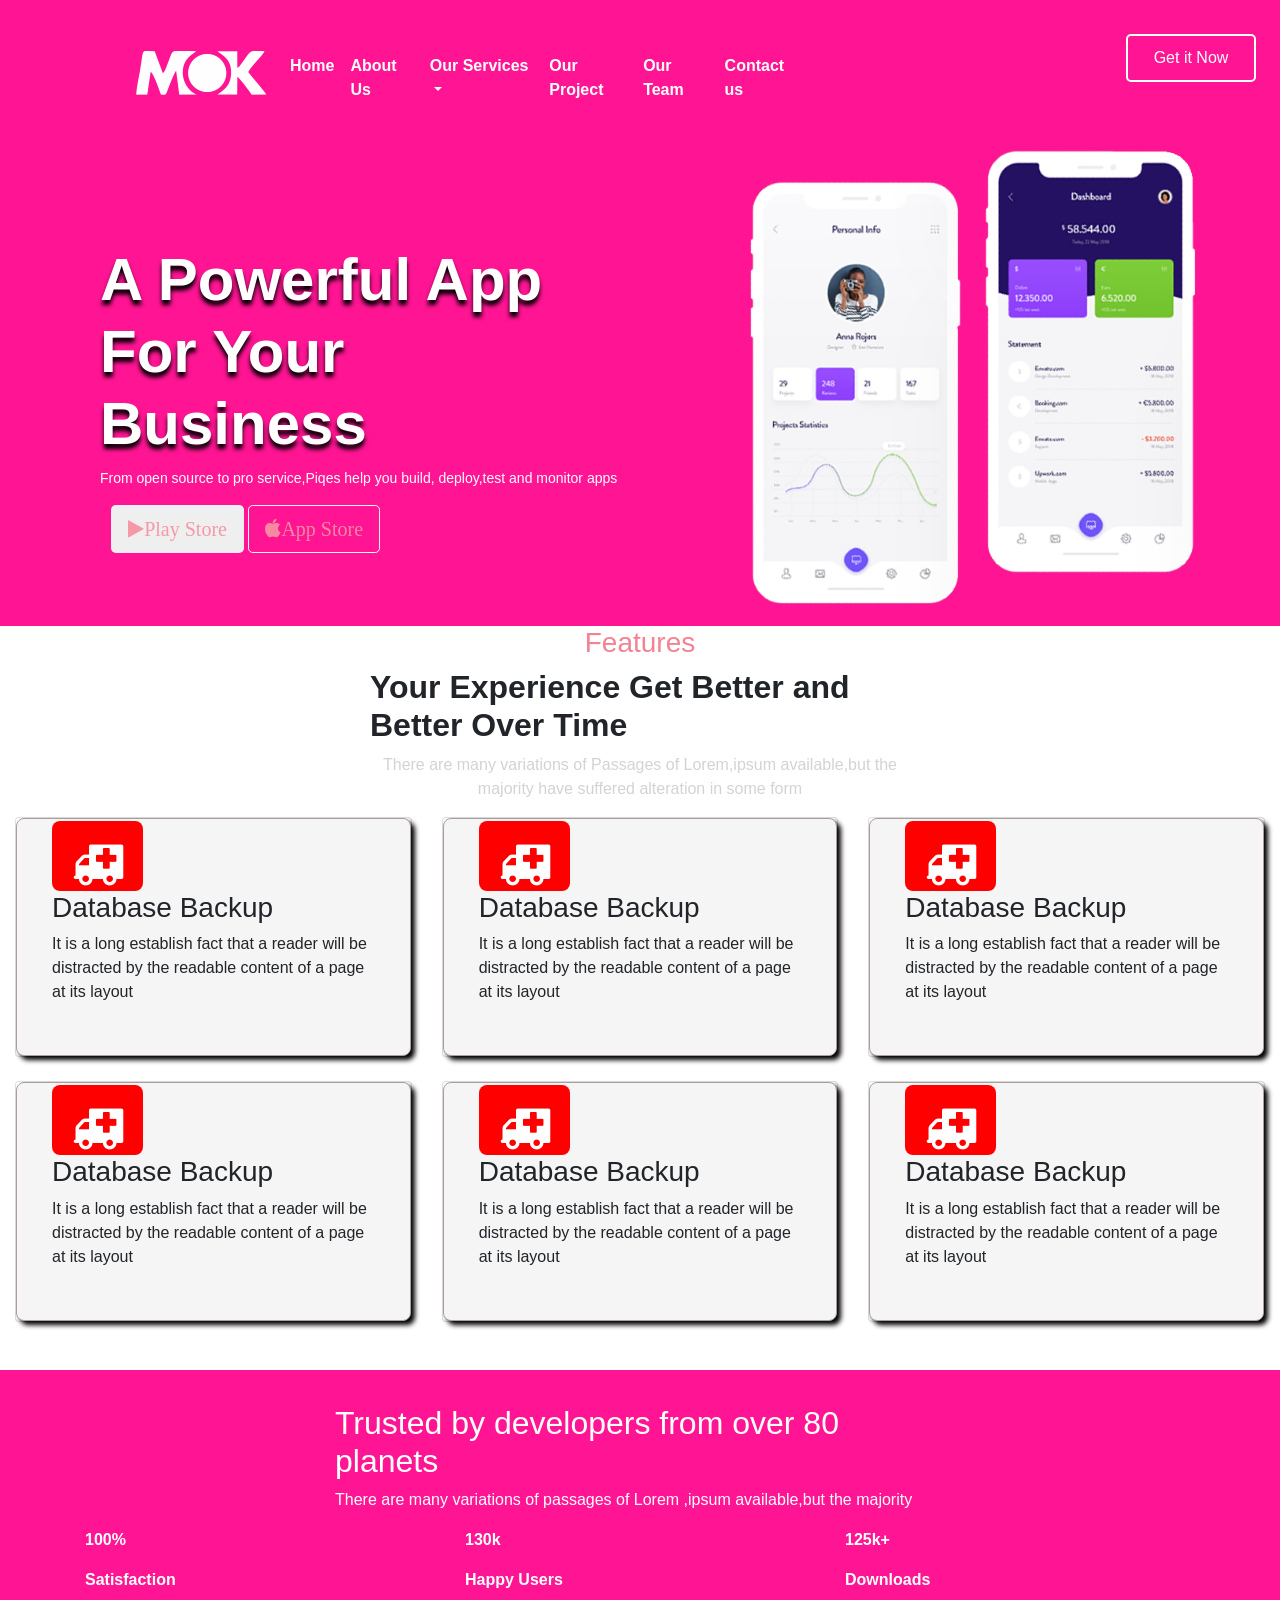
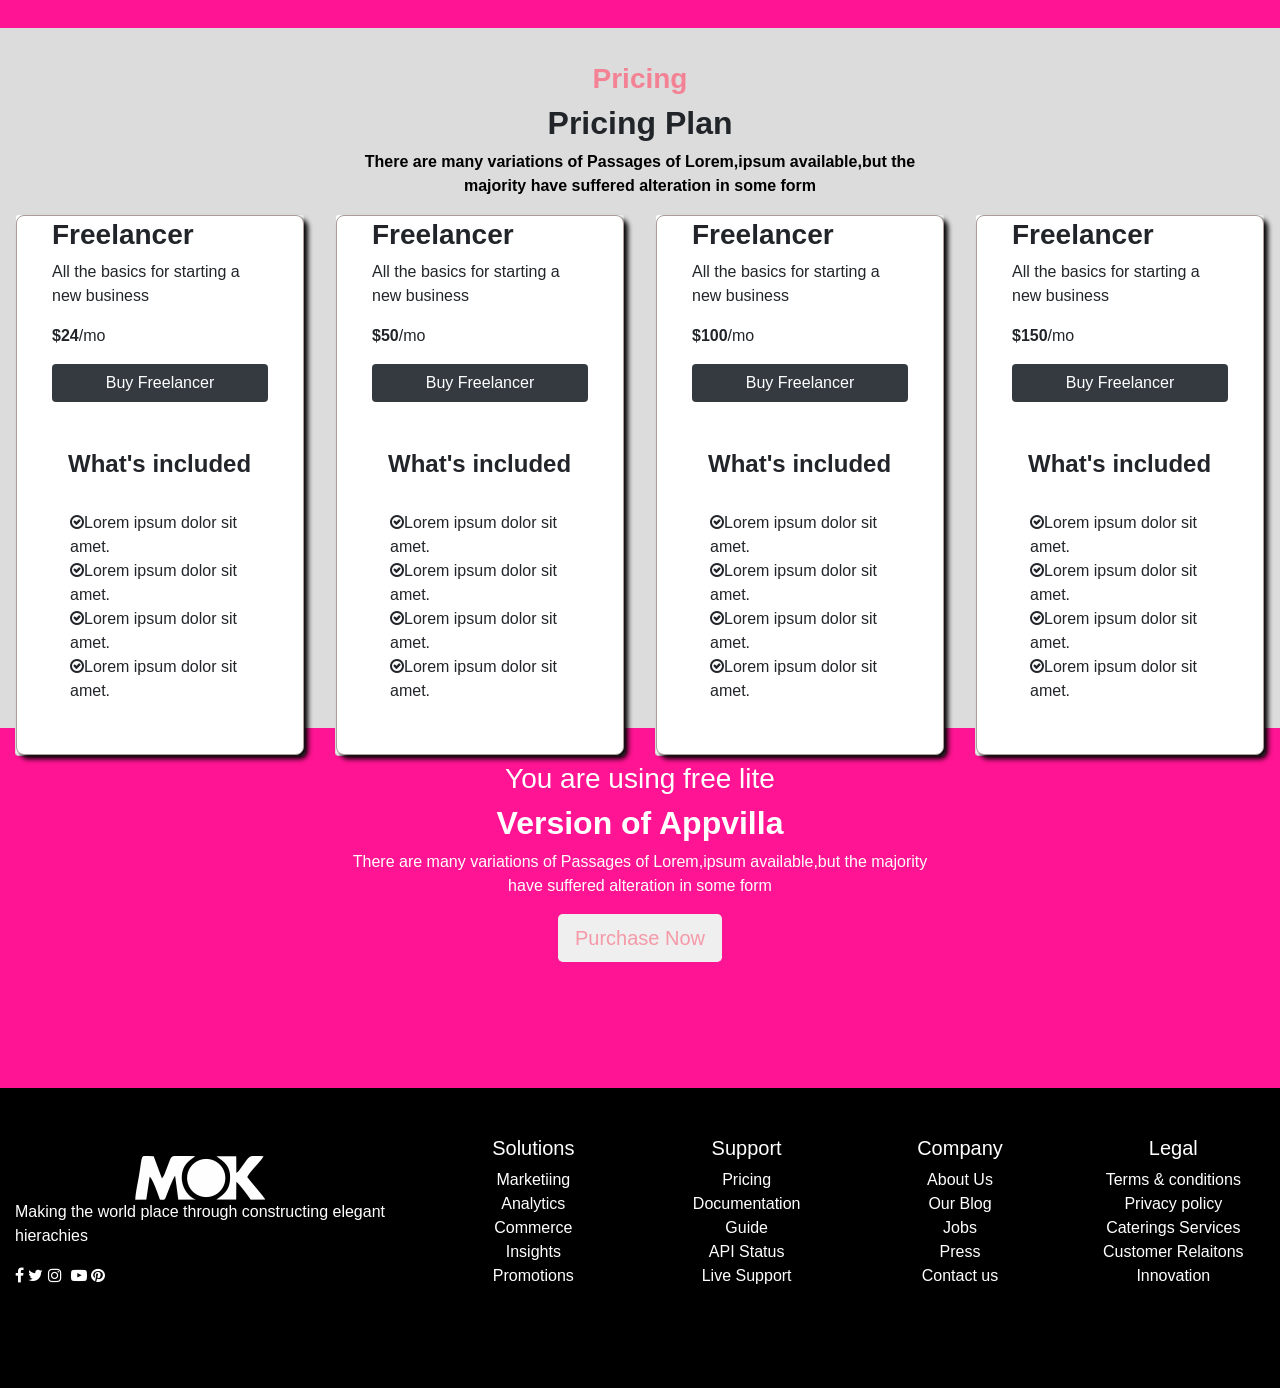
<file: index.html>
<!DOCTYPE html>
<html lang="en">
<head>
    <meta charset="UTF-8">
    <meta name="viewport" content="width=device-width, initial-scale=1.0">
    <title>Responsive Website With Bootstrap</title>
    <link rel="stylesheet" href="dist/css/bootstrap.min.css">
    <link rel="stylesheet" href="font-awesome/css/font.css">
    <link rel="stylesheet" href="css/style.css">
</head>
<body>
    <nav class="navbar fixed-top navbar-expand-md navbar-dark pt-3" style="background:deeppink;">
        <a class="navbar-brand" href="#"><img src="./images/images/logo2.png" class="logo_img" alt=""></a>
        <button class="navbar-toggler" type="button" data-toggle="collapse" data-target="#navbarSupportedContent" aria-controls="navbarSupportedContent" aria-expanded="false" aria-label="Toggle navigation">
          <span class="navbar-toggler-icon"></span>
        </button>
      
        <div class="collapse navbar-collapse" id="navbarSupportedContent">
          <ul class="navbar-nav ml-auto">
            <li class="nav-item active" style="margin-top: 30px; font-weight: 700;">
              <a class="nav-link" href="#" style="color: white;">Home</a>
            </li>
            <li class="nav-item" style="margin-top: 30px; font-weight: 700;" >
              <a class="nav-link" href="#"  style="color: white;">About Us</a>
            </li>
            <li class="nav-item  dropdown"style="margin-top: 30px; font-weight: 700;">
              <a class="nav-link dropdown-toggle" href="#" id="navbarDropdown" role="button" data-toggle="dropdown" aria-haspopup="true"  style="color: white;" aria-expanded="false">
                Our Services
              </a>
              <div class="dropdown-menu" aria-labelledby="navbarDropdown">
                <a class="dropdown-item" href="#">Cryptocurrency investment</a>
                <div class="dropdown-divider"></div>
                <a class="dropdown-item" href="#">Forex trading</a>
                <div class="dropdown-divider"></div>
                <a class="dropdown-item" href="#">Real estate</a>
              </div>
            </li>
            <li class="nav-item"style="margin-top: 30px; font-weight: 700;" >
              <a class="nav-link disabled" href="#"  style="color: white;">Our Project</a>
            </li>
            <li class="nav-item"style="margin-top:30px; font-weight: 700;">
              <a class="nav-link disabled" href="#"  style="color: white;">Our Team</a>
            </li>
            <li class="nav-item"style="margin-top: 30px; font-weight: 700;">
              <a class="nav-link disabled" href="#"  style="color: white;">Contact us</a>
            </li>
            &nbsp; &nbsp; &nbsp; &nbsp; &nbsp; &nbsp; &nbsp; &nbsp; &nbsp; &nbsp; &nbsp; &nbsp; &nbsp; &nbsp; &nbsp; &nbsp; &nbsp; &nbsp; &nbsp; &nbsp; &nbsp; &nbsp; &nbsp; &nbsp; &nbsp; &nbsp; &nbsp; &nbsp; &nbsp; &nbsp; &nbsp; &nbsp; &nbsp; &nbsp; &nbsp; &nbsp; &nbsp; &nbsp; &nbsp;
            <li class="nav-item"style="margin-top: 10px; font-weight: 700;">
                <a href="#contact" class="nav-link"><button class="mybtn"  style="color: white;">Get it Now</button></a>
                        </li>
                        </div>
          </ul>
        
      </nav>
<div class="container-fluid" style="margin: 0; padding: 0;">
    <section id="main" class="main">
    <div class="row">
        <div class="col-md-6">
            <br><br><br><br> <br><br><br><br>
            <h2>A Powerful App For Your Business</h2>
            <p>From open source to pro service,Piqes help you build, deploy,test and monitor apps</p> 
            &nbsp;&nbsp;&nbsp;&nbsp;&nbsp;&nbsp;&nbsp;&nbsp;&nbsp;&nbsp;&nbsp; &nbsp; &nbsp; &nbsp; &nbsp;&nbsp;&nbsp;&nbsp;&nbsp;&nbsp;
            <button class="btn btn-white btn-lg btn-space" style="color: rgba(245,146,162,0.924);"><i class="fa fa-play">Play Store</i></button>
            <button class="btn btn-outline-light btn-lg btn-space" style="color: rgba(245,146,162,0.924);"><i class="fa fa-apple">App Store</i></button>
        </div>
        <div class="col-md-6">
            <br><br><br><br> <br>
<img src="./images/images/hero/phone.png" class="img-fluid" alt="">
        </div>
    </div>
    </section>
</div>
<div class="container">
    <div class="row">
        <div class="col-md-6 mx-auto">
            <h3 class="text-center" style="color: rgba(243,128,147,0.986);">Features</h3>
            <h2 class="textcenter" style="font-weight: 900;">Your Experience Get Better and Better Over Time</h2>
            <p class="text-center" style="color: lightgrey;">There are many variations of Passages of Lorem,ipsum available,but the majority have suffered alteration in some form
            </p>
        </div>
    </div>
</div>
<div class="container-fluid">
    <div class="row">
           <div class="col-md-4">
             <div class="card">
               <div class="card-block we" >
                <span><i class="fa fa-ambulance fa-3x con"></i></span>
                <h3>Database Backup</h3>
                <p>It is a long establish fact that a reader will be distracted by the readable content of a page at its layout</p>
            </div>
             </div>
           </div>
           <div class="col-md-4">
             <div class="card">
               <div class="card-block we" >
                <span><i class="fa fa-ambulance fa-3x con"></i></span>
                <h3>Database Backup</h3>
                <p>It is a long establish fact that a reader will be distracted by the readable content of a page at its layout</p>
            </div>
             </div>
           </div>
           <div class="col-md-4">
             <div class="card">
               <div class="card-block we">
                <span><i class="fa fa-ambulance fa-3x con"></i></span>
                <h3>Database Backup</h3>
                <p>It is a long establish fact that a reader will be distracted by the readable content of a page at its layout</p>
            </div>
             </div>
           </div>
           <br>
     </div>      
</div>
<br>
<div class="container-fluid">
  <div class="row">
         <div class="col-md-4">
           <div class="card">
             <div class="card-block we" >
              <span><i class="fa fa-ambulance fa-3x con"></i></span>
              <h3>Database Backup</h3>
              <p>It is a long establish fact that a reader will be distracted by the readable content of a page at its layout</p>
          </div>
           </div>
         </div>
         <div class="col-md-4">
           <div class="card">
             <div class="card-block we">
              <span><i class="fa fa-ambulance fa-3x con"></i></span>
              <h3>Database Backup</h3>
              <p>It is a long establish fact that a reader will be distracted by the readable content of a page at its layout</p>
          </div>
           </div>
         </div>
         <div class="col-md-4">
           <div class="card">
             <div class="card-block we">
              <span><i class="fa fa-ambulance fa-3x con"></i></span>
              <h3>Database Backup</h3>
              <p>It is a long establish fact that a reader will be distracted by the readable content of a page at its layout</p>
          </div>
           </div>
         </div>
         <br>
   </div>      
</div>

<div class="container-fluid mt-5" style="background: deeppink;">
  <div class="row">
      <div class="col-md-6 mx-auto" style="margin-top: 34px;">
        <h2 style="color: white;">Trusted by developers from over 80 planets</h2>
        <p style="color: white;">There are many variations of passages of Lorem ,ipsum available,but the majority</p>
      </div>
  </div>
  <div class="container" style="height: 100px;">
    <div class="row">
      <div class="col-md-4">
        <p  style="font-weight: 900; color: white;">100%</p>
        <b style="color: white; margin-top: 50px;">Satisfaction</b>
      </div>
      <div class="col-md-4">
        <p  style="font-weight: 900; color: white;">130k</p>
        <b style="color: white;">Happy Users</b>
      </div>
      <div class="col-md-4">
        <p style="font-weight: 900; color: white;"> 125k+</p>
        <b style="color: white;">Downloads</b>
      </div>
    </div>
  </div>
</div>

<div class="container-fluid" style="background:gainsboro; height: 700px;">
    <div class="row">
        <div class="col-md-6 mx-auto" style="margin-top: 34px;">
            <h3 class="text-center" style="color: rgba(243,128,147,0.986); font-weight: 600;">Pricing</h3>
            <h2 class="text-center" style="font-weight: 900;">Pricing Plan</h2>
            <p class="text-center" style="color:black; font-weight: 600;">There are many variations of Passages of Lorem,ipsum available,but the majority have suffered alteration in some form
            </p>
        </div>
    </div>
    <div class="row">
      <div class="col-md-3">
        <div class="card">
          <div class="card-block wee" >
           <h3 style="font-weight: 600;">Freelancer</h3>
           <p>All the basics for starting a new business</p>
           <p><b>$24</b>/mo</p>
           <button class="btn btn-block bg-dark text-white"> Buy Freelancer</button><br><br>
           <h4 style="margin-left: 16px; font-weight: 600; ">What's included</h4><br>
           <ul>
             <li style="list-style: none;margin-left: 18px;"><i class="fa fa-check-circle-o"></i>Lorem ipsum dolor sit amet.</li>
             <li style="list-style: none;margin-left: 18px;"><i class="fa fa-check-circle-o"></i>Lorem ipsum dolor sit amet.</li>
             <li style="list-style: none;margin-left: 18px;"><i class="fa fa-check-circle-o"></i>Lorem ipsum dolor sit amet.</li>
             <li style="list-style: none;margin-left: 18px;"><i class="fa fa-check-circle-o"></i>Lorem ipsum dolor sit amet.</li>
           </ul>
       </div>
        </div>
      </div>
      <div class="col-md-3">
        <div class="card">
          <div class="card-block wee" >
           <h3 style="font-weight: 600;">Freelancer</h3>
           <p>All the basics for starting a new business</p>
           <p><b>$50</b>/mo</p>
           <button class="btn btn-block bg-dark text-white"> Buy Freelancer</button> <br><br>
           <h4 style="margin-left: 16px; font-weight: 600; ">What's included</h4> <br>
           <ul>
             <li style="list-style: none;margin-left: 18px;"><i class="fa fa-check-circle-o"></i>Lorem ipsum dolor sit amet.</li>
             <li style="list-style: none;margin-left: 18px;"><i class="fa fa-check-circle-o"></i>Lorem ipsum dolor sit amet.</li>
             <li style="list-style: none;margin-left: 18px;"><i class="fa fa-check-circle-o"></i>Lorem ipsum dolor sit amet.</li>
             <li style="list-style: none;margin-left: 18px;"><i class="fa fa-check-circle-o"></i>Lorem ipsum dolor sit amet.</li>
           </ul>
       </div>
        </div>
      </div>
      <div class="col-md-3">
        <div class="card">
          <div class="card-block wee" >
           <h3 style="font-weight: 600;">Freelancer</h3>
           <p>All the basics for starting a new business</p>
           <p><b>$100</b>/mo</p>
           <button class="btn btn-block bg-dark text-white"> Buy Freelancer</button> <br><br>
           <h4 style="margin-left: 16px; font-weight: 600; ">What's included</h4><br>
           <ul>
             <li style="list-style: none;margin-left: 18px;"><i class="fa fa-check-circle-o"></i>Lorem ipsum dolor sit amet.</li>
             <li style="list-style: none;margin-left: 18px;"><i class="fa fa-check-circle-o"></i>Lorem ipsum dolor sit amet.</li>
             <li style="list-style: none;margin-left: 18px;"><i class="fa fa-check-circle-o"></i>Lorem ipsum dolor sit amet.</li>
             <li style="list-style: none;margin-left: 18px;"><i class="fa fa-check-circle-o"></i>Lorem ipsum dolor sit amet.</li>
           </ul>
       </div>
        </div>
      </div>
      <div class="col-md-3">
        <div class="card">
          <div class="card-block wee" >
           <h3 style="font-weight: 600;"> Freelancer</h3>
           <p>All the basics for starting a new business</p>
           <p><b>$150</b>/mo</p>
           <button class="btn btn-block bg-dark text-white"> Buy Freelancer</button> <br><br>
           <h4 style="margin-left: 16px; font-weight: 600; ">What's included</h4> <br>
           <ul>
             <li style="list-style: none;margin-left: 18px;"><i class="fa fa-check-circle-o"></i>Lorem ipsum dolor sit amet.</li>
             <li style="list-style: none;margin-left: 18px;"><i class="fa fa-check-circle-o"></i>Lorem ipsum dolor sit amet.</li>
             <li style="list-style: none;margin-left: 18px;"><i class="fa fa-check-circle-o"></i>Lorem ipsum dolor sit amet.</li>
             <li style="list-style: none;margin-left: 18px;"><i class="fa fa-check-circle-o"></i>Lorem ipsum dolor sit amet.</li>
           </ul>
       </div>
        </div>
      </div>
    </div>
</div>
<div class="container-fluid" style="background: deeppink; height: 40vh;">
  <div class="row">
      <div class="col-md-6 mx-auto" style="margin-top: 34px;">
          <h3 class="text-center" style="color:white;">You are using free lite</h3>
          <h2 class="text-center" style="font-weight: 800; color: white;">Version of Appvilla</h2>
          <p class="text-center" style="color: white;">There are many variations of Passages of Lorem,ipsum available,but the majority have suffered alteration in some form
          </p>
        <center> <button class="btn btn-white btn-lg btn-space" style="color: rgba(245,146,162,0.924);">Purchase Now</button></center> 
            
      </div>
  </div>
</div>
<footer>
  <div class="container-fluid" style="background: black; height: 300px;"> <br> <br>
<div class="row">
  <div class="col-md-4">
        <img src="./images/images/logo2.png" class="logo_img" alt="">
        <p style="color: white;">Making the world  place through constructing elegant hierachies</p>
        <i class="fa fa-facebook" style="color: white;"></i>
        <i class="fa fa-twitter" style="color: white;"></i>
        <i class="fa fa-instagram" style="color: white;"></i>
        <i class="fa fa-linkedin-sqaure"style="color: white;"></i>
        <i class="fa fa-youtube-play"style="color: white;"></i>
        <i class="fa fa-pinterest"style="color: white;"></i>
      </div>
      
        <div class="col-md-2" style="color: white; text-align: center;">
          <h5>Solutions</h5>
          <ul>
            <li>Marketiing</li>
            <li>Analytics</li>
            <li>Commerce</li>
            <li>Insights</li>
            <li>Promotions</li>
          </ul>
        </div>
        <div class="col-md-2"style="color: white; text-align: center;">
          <h5>Support</h5>
          <ul>
            <li>Pricing</li>
            <li>Documentation</li>
            <li>Guide</li>
            <li>API Status</li>
            <li>Live Support</li>
          </ul>
        </div>
        <div class="col-md-2" style="color: white; text-align: center;">
          <h5>Company</h5>
          <ul>
            <li>About Us</li>
            <li>Our Blog</li>
            <li>Jobs</li>
            <li>Press</li>
            <li>Contact us</li>
          </ul>
        </div>
        <div class="col-md-2" style="color: white; text-align: center;">
          <h5>Legal</h5>
          <ul>
            <li>Terms & conditions</li>
            <li>Privacy policy</li>
            <li>Caterings Services</li>
            <li>Customer Relaitons</li>
            <li>Innovation</li>
          </ul>
        </div>
      </div>
    </div>
  </div>
</div>
  </div>
</footer>
    <script src="dist/js/jquery.min.js"></script>
    <script src="dist/js/bootstrap.min.js"></script>
    <script src=></script>
</body>
</html>
</file>
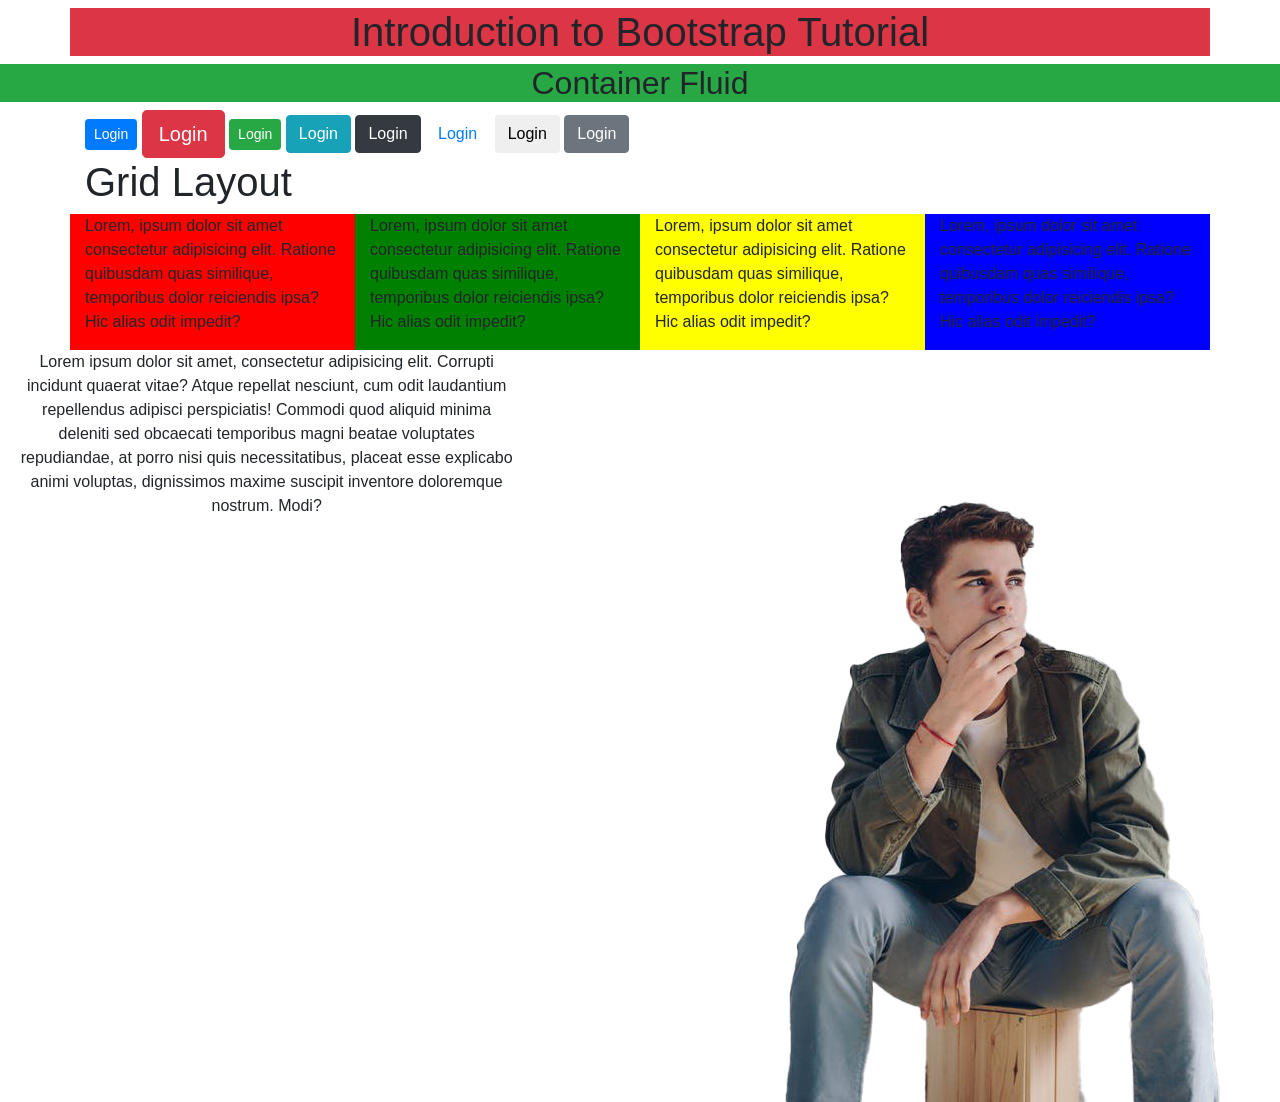
<file: bootstrap/index.html>
<!DOCTYPE html>
<html lang="en">

<head>
    <meta charset="UTF-8">
    <meta name="viewport" content="width=device-width, initial-scale=1.0">
    <title>Introduction to Bootstrap</title>
    <link rel="stylesheet" href="dist/css/bootstrap.min.css">
</head>

<body>
    <div class="container mt-2 bg-danger">
        <h1 class="text-center">Introduction to Bootstrap Tutorial</h1>
    </div>
    <div class="container-fluid bg-success">
        <h2 class="text-center">Container Fluid</h2>
    </div>
    <div class="container">
        <button class="btn btn-primary btn-sm">Login</button>
        <button class="btn btn-danger btn-lg">Login</button>
        <button class="btn btn-success btn-sm">Login</button>
        <button class="btn btn-info ">Login</button>
        <button class="btn btn-dark">Login</button>
        <button class="btn btn-link">Login</button>
        <button class="btn btn-default">Login</button>
        <button class="btn btn-secondary ">Login</button>
    </div>
    <div class="container">
        <h1>Grid Layout</h1>
        <div class="row">
            <div class="col-md-3 " style="background: red;">
                <p>Lorem, ipsum dolor sit amet consectetur adipisicing elit. Ratione quibusdam quas similique,
                    temporibus dolor reiciendis ipsa? Hic alias odit impedit?</p>
            </div>
            <div class="col-md-3" style="background:green;">

                <p>Lorem, ipsum dolor sit amet consectetur adipisicing elit. Ratione quibusdam quas similique,
                    temporibus dolor reiciendis ipsa? Hic alias odit impedit?
            </div>
            <div class="col-md-3" style="background: yellow;">

                <p>Lorem, ipsum dolor sit amet consectetur adipisicing elit. Ratione quibusdam quas similique,
                    temporibus dolor reiciendis ipsa? Hic alias odit impedit?
            </div>
            <div class="col-md-3" style="background: blue;">

                <p>Lorem, ipsum dolor sit amet consectetur adipisicing elit. Ratione quibusdam quas similique,
                    temporibus dolor reiciendis ipsa? Hic alias odit impedit?
            </div>
        </div>
    </div>
    <div class="container-fluid">
        <div class="row">
            <div class="col-md-5 text-center">
                Lorem ipsum dolor sit amet, consectetur adipisicing elit. Corrupti incidunt quaerat vitae? Atque
                repellat nesciunt, cum odit laudantium repellendus adipisci perspiciatis! Commodi quod aliquid minima
                deleniti sed obcaecati temporibus magni beatae voluptates repudiandae, at porro nisi quis
                necessitatibus, placeat esse explicabo animi voluptas, dignissimos maxime suscipit inventore doloremque
                nostrum. Modi?
            </div>
            <div class="col-md-2"></div>
            <div class="col-md-5">
                <img src="./img/fa.png" class="img-fluid" alt="">
            </div>
        </div>
    </div>

</body>

</html>
</file>
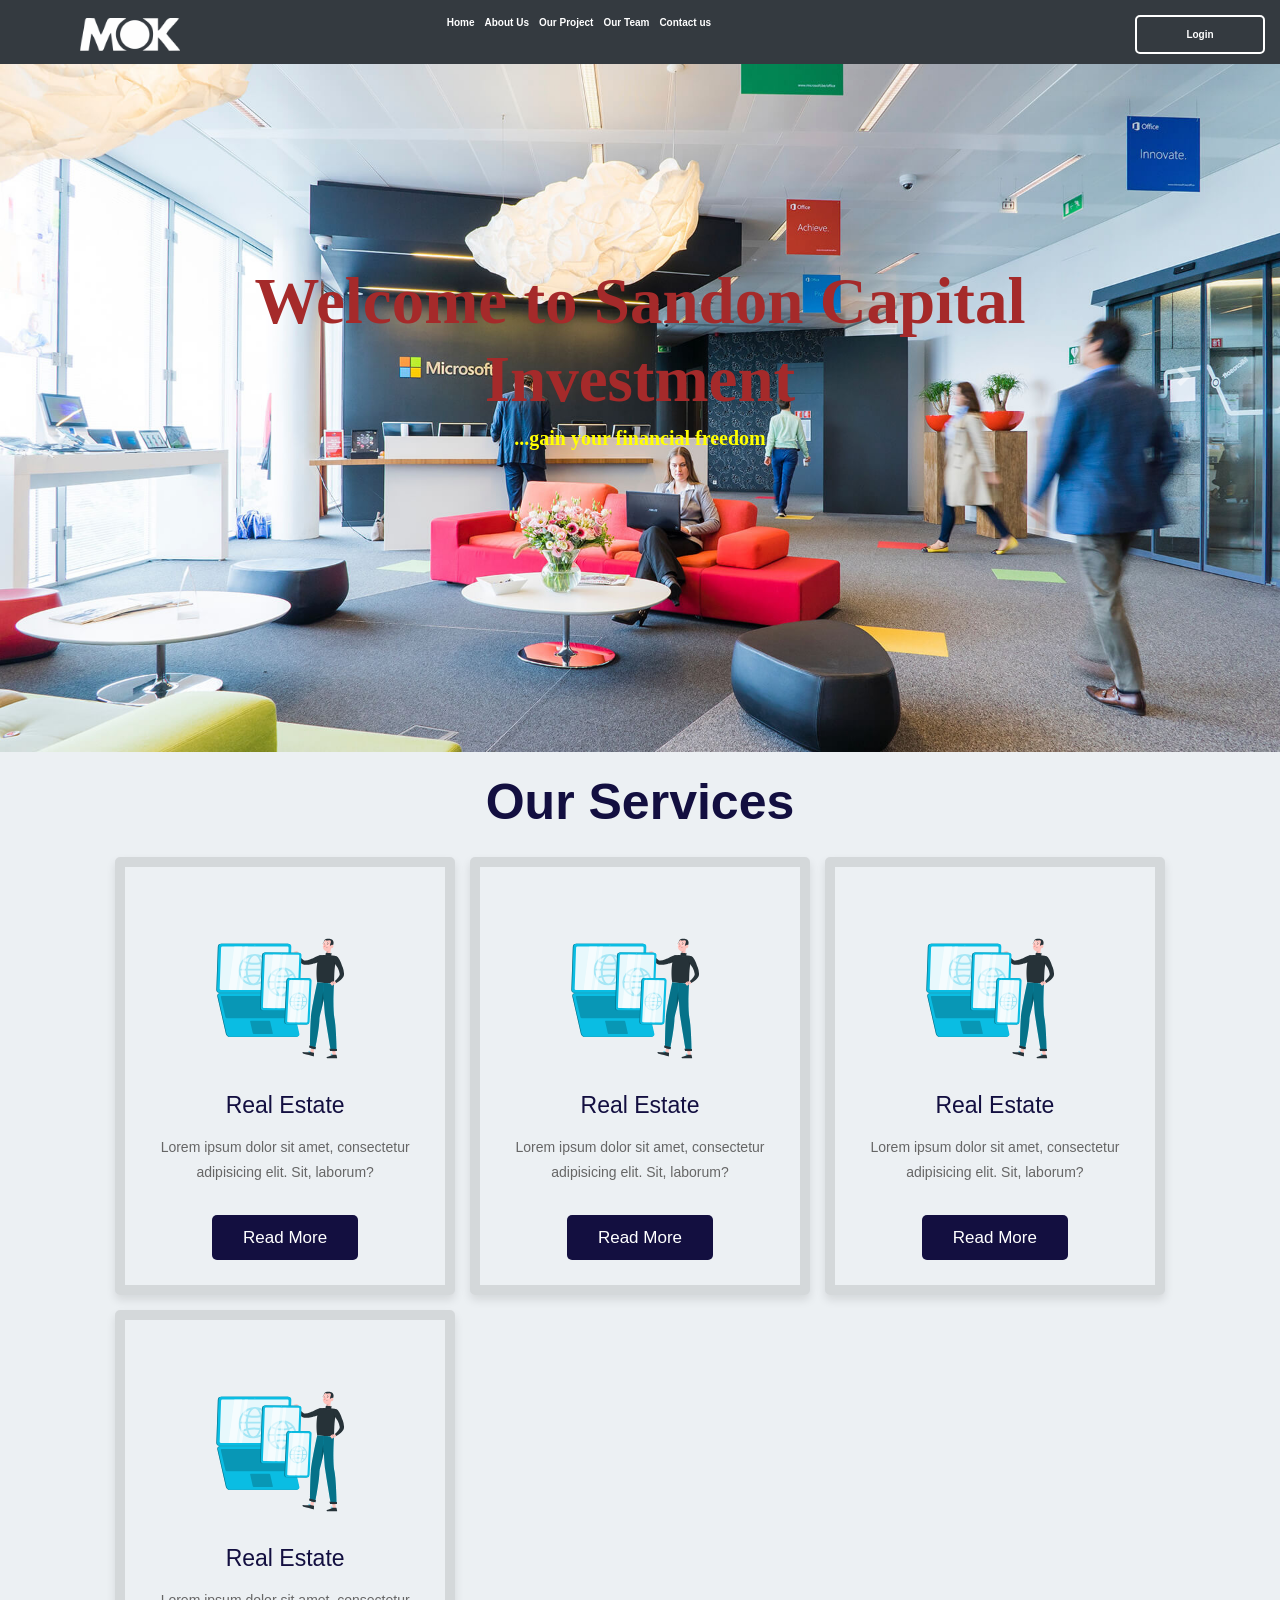
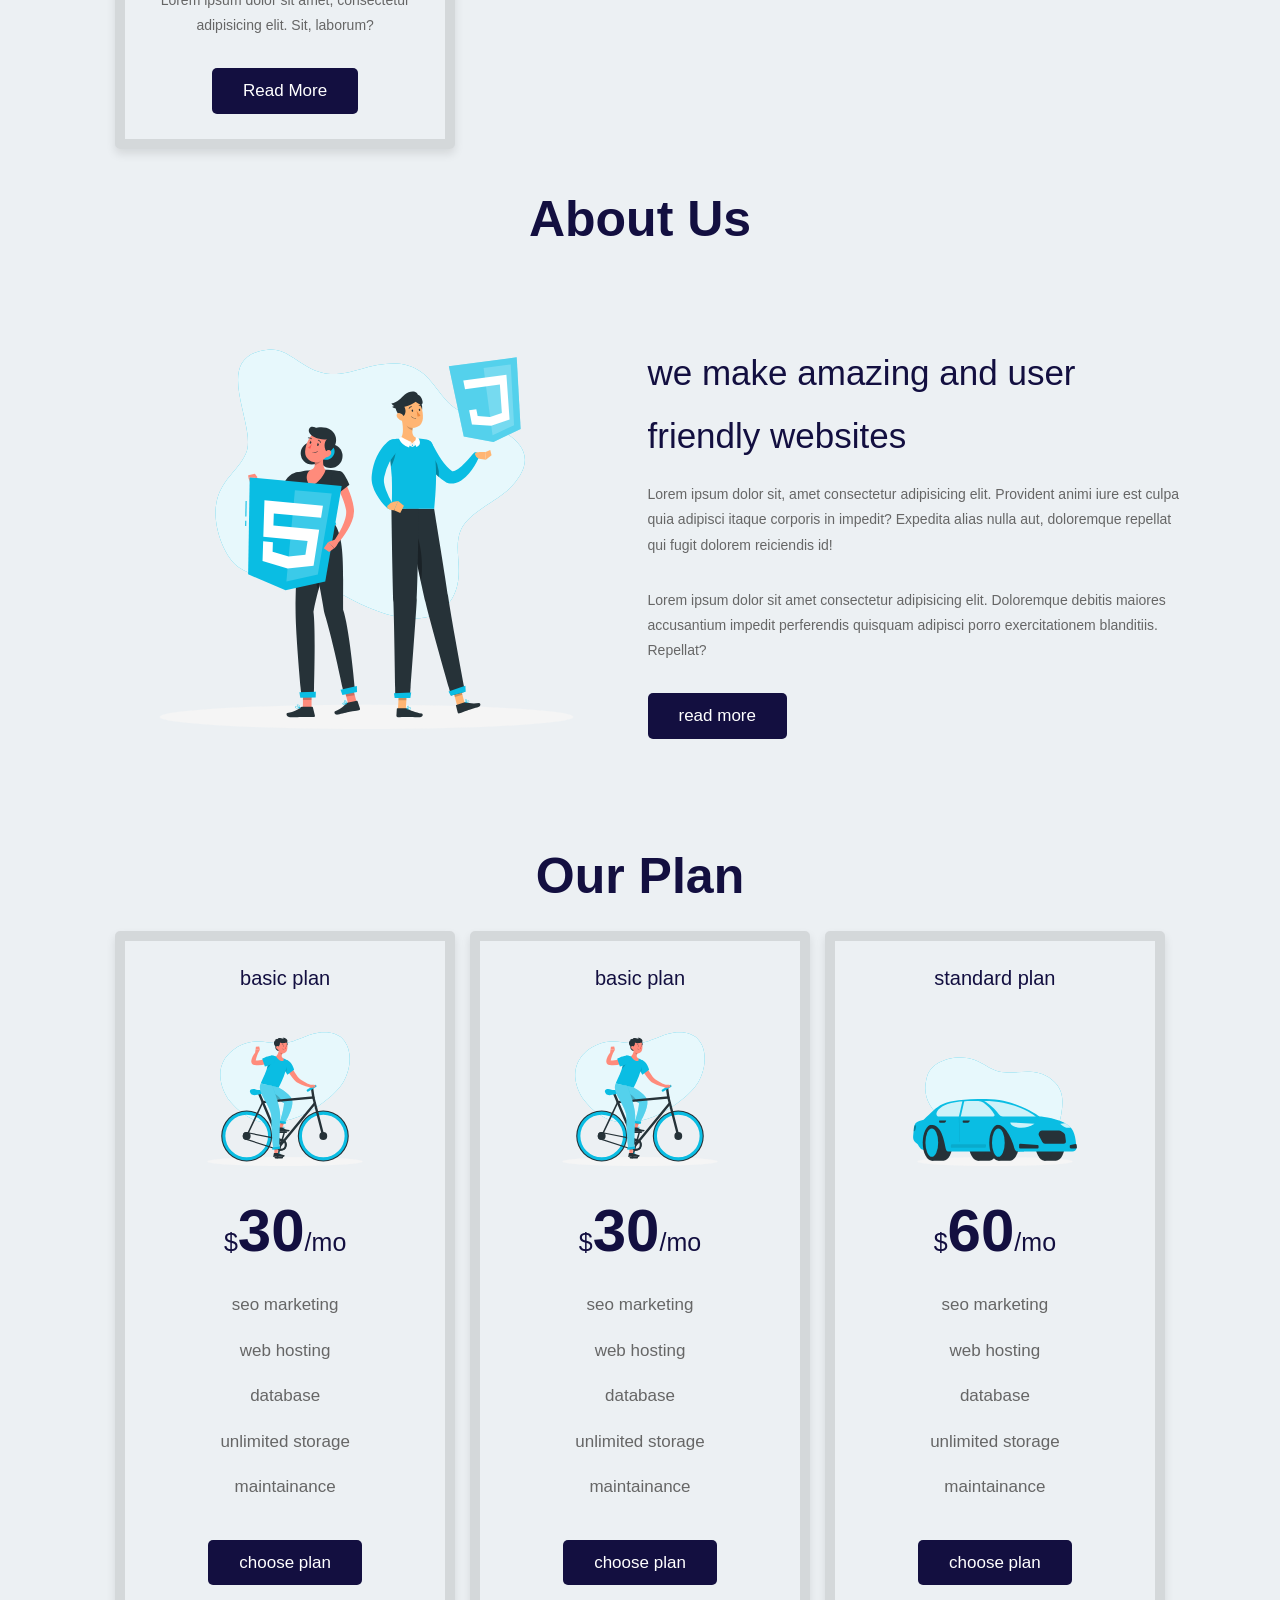
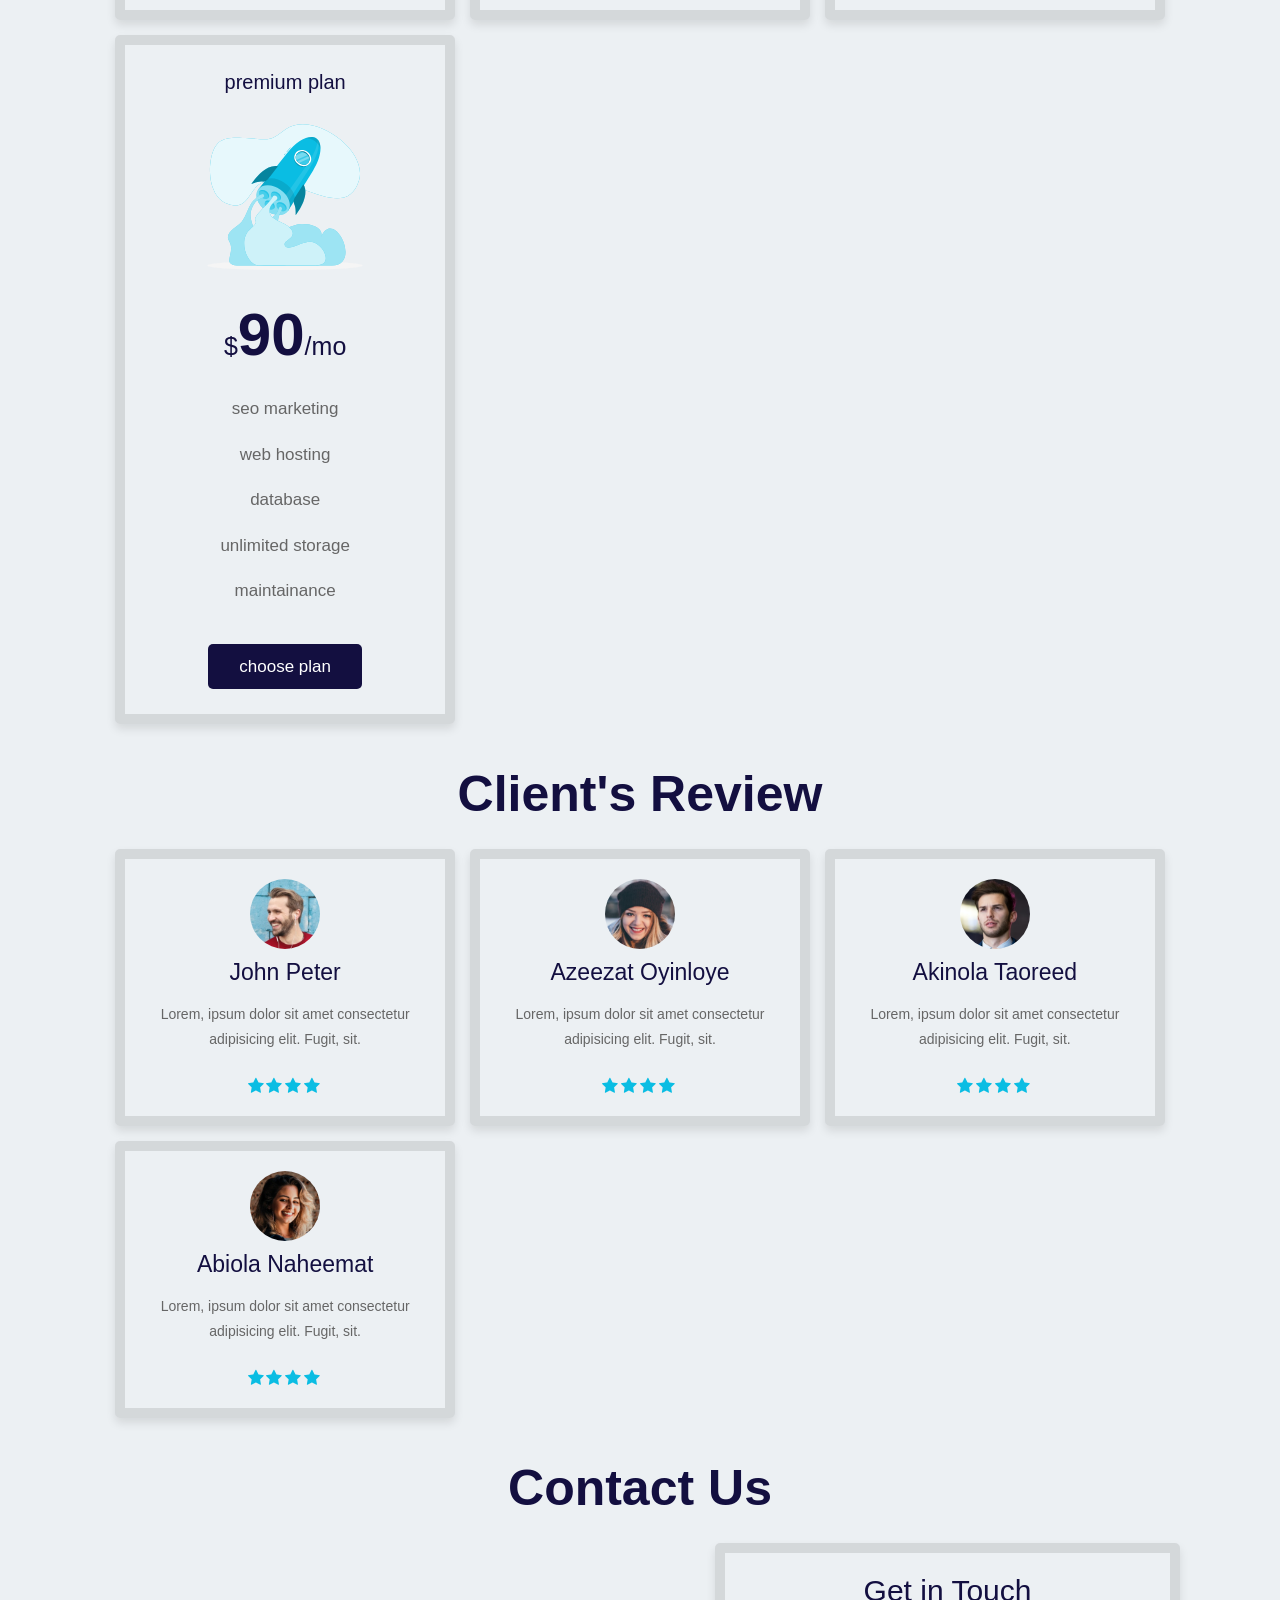
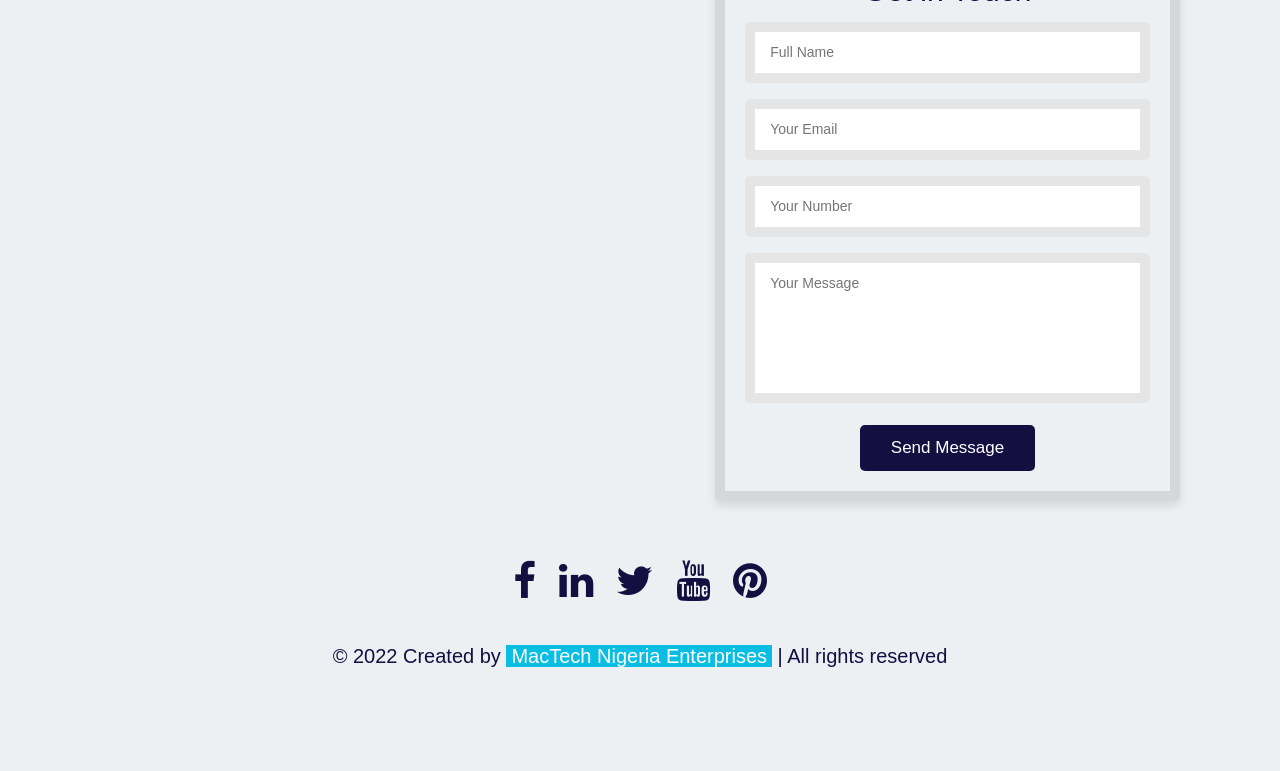
<file: mysite.html>
<!DOCTYPE html>
<html lang="en">
<head>
    <meta charset="UTF-8">
    <meta name="viewport" content="width=device-width, initial-scale=1.0">
    <title>MY SITE</title>
    <link rel="stylesheet" href="dist/css/bootstrap.min.css">
    <link rel="stylesheet" href="font-awesome/css/font.css">
    <link rel="stylesheet" href="mysite.css">
    <link rel="stylesheet" href="myform.css">
</head>
<body>
    <nav class="navbar fixed-top  navbar-expand-md navbar-dark bg-dark pt-3">
        <a class="navbar-brand" href="#"><img src="./images/images/logo2.png" class="logo_img" alt=""></a>
        <button class="navbar-toggler" type="button" data-toggle="collapse" data-target="#navbarSupportedContent" aria-controls="navbarSupportedContent" aria-expanded="false" aria-label="Toggle navigation">
          <span class="navbar-toggler-icon"></span>
        </button>
      
        <div class="collapse navbar-collapse" id="navbarSupportedContent">
          <ul class="navbar-nav ml-auto">
            <li class="nav-item" >
              <a class="nav-link" href="#" style="color: white;font-weight: 700;">Home</a>
            </li>
            <li class="nav-item" style="color:white;font-weight: 700;" >
              <a class="nav-link" href="#"  style="color: white;">About Us</a>
            </li>
            
            <li class="nav-item" style="color:white; font-weight: 700;" >
              <a class="nav-link disabled" href="#"  style="color: white;">Our Project</a>
            </li>
            <li class="nav-item" style="color:white; font-weight: 700;">
              <a class="nav-link disabled" href="#"  style="color: white;">Our Team</a>
            </li>
            <li class="nav-item" style="color:white; font-weight: 700;">
              <a class="nav-link disabled" href="#"  style="color: white;">Contact us</a>
            </li>
            &nbsp; &nbsp; &nbsp; &nbsp; &nbsp; &nbsp; &nbsp; &nbsp; &nbsp; &nbsp; &nbsp; &nbsp; &nbsp; &nbsp; &nbsp; &nbsp; &nbsp; &nbsp; &nbsp; &nbsp; &nbsp; &nbsp; &nbsp; &nbsp; &nbsp; &nbsp; &nbsp; &nbsp; &nbsp; &nbsp; &nbsp; &nbsp; &nbsp; &nbsp; &nbsp; &nbsp; &nbsp; &nbsp; &nbsp;
            <li class="nav-item hey" style="color:white; font-weight: 700;">
                <a href="#contact" class="nav-link"><button class="mybtn" data-toggle="modal" data-target="#exampleModal">Login</button></a>
                        </li>
                        </div>
          </ul>
        
      </nav>
      <div id="carouselExampleControls" class="carousel slide" data-ride="carousel">
        <div class="carousel-inner">
          <div class="carousel-item active">
            <img class="d-block w-100" src="./img/slide/slide-1.jpg" alt="First slide">
            <div class="carousel-caption d-none d-md-block">
                <h1 class="text-center  myc" style="color: brown;">Welcome to Sandon Capital Investment</h1>
                <p class="text-center myc2">...gain your financial freedom</p>
            </div>
          </div>
          <div class="carousel-item">
            <img class="d-block w-100" src="./img/slide/slide-2.jpg" alt="Second slide">
            <div class="carousel-caption d-none d-md-block">
                <h1 class="text-center myc">Our Services are </h1>
                <p class="text-center myc2">...fast,reliable,tested,trusted and legitimate</p>
          </div>
          </div>
          <div class="carousel-item">
            <img class="d-block w-100" src="./img/slide/slide-3.jpg" alt="Third slide">
            <div class="carousel-caption d-none">
                <h1 class="text-center myc">Invest in Real Estate and cryptocurrency</h1>
                <p class="text-center myc2">...join us today,a trial will convince you</p>
          </div>
        </div>
        <a class="carousel-control-prev" href="#carouselExampleControls" role="button" data-slide="prev">
          <span class="carousel-control-prev-icon" aria-hidden="true"></span>
          <span class="sr-only">Previous</span>
        </a>
        <a class="carousel-control-next" href="#carouselExampleControls" role="button" data-slide="next">
          <span class="carousel-control-next-icon" aria-hidden="true"></span>
          <span class="sr-only">Next</span>
        </a>
      </div> 
      
      <section class="services" id="services">
          <h1 class="heading">Our <span>Services</span></h1>
          <div class="box-container">
              <div class="box">
                  <img src="./images/s-2.svg" class="img-fluid" alt="">
                  <h3>Real Estate</h3>
                  <p>Lorem ipsum dolor sit amet, consectetur adipisicing elit. Sit, laborum?</p>
                  <a href="#" class="btn">Read More</a>
              </div>
              <div class="box">
                  <img src="./images/s-2.svg" class="img-fluid" alt="">
                  <h3>Real Estate</h3>
                  <p>Lorem ipsum dolor sit amet, consectetur adipisicing elit. Sit, laborum?</p>
                  <a href="#" class="btn">Read More</a>
              </div>
              <div class="box">
                  <img src="./images/s-2.svg" class="img-fluid" alt="">
                  <h3>Real Estate</h3>
                  <p>Lorem ipsum dolor sit amet, consectetur adipisicing elit. Sit, laborum?</p>
                  <a href="#" class="btn">Read More</a>
              </div>
              <div class="box">
                  <img src="./images/s-2.svg" class="img-fluid" alt="">
                  <h3>Real Estate</h3>
                  <p>Lorem ipsum dolor sit amet, consectetur adipisicing elit. Sit, laborum?</p>
                  <a href="#" class="btn">Read More</a>
              </div>
          </div>
      </section>

      <section class="about" id="about">

        <h1 class="heading"> <span>about</span> us </h1>
    
        <div class="row">
            <div class="image">
                <img src="images/about-img.svg" class="img-fluid" alt="">
            </div>
            <div class="content">
                <h3>we make amazing and user friendly websites</h3>
                <p>Lorem ipsum dolor sit, amet consectetur adipisicing elit. Provident animi iure est culpa quia adipisci itaque corporis in impedit? Expedita alias nulla aut, doloremque repellat qui fugit dolorem reiciendis id!</p>
                <p>Lorem ipsum dolor sit amet consectetur adipisicing elit. Doloremque debitis maiores accusantium impedit perferendis quisquam adipisci porro exercitationem blanditiis. Repellat?</p>
                <a href="#" class="btn">read more</a>
            </div>
        </div>
    
    </section>
    
    <!-- about section ends -->
    
    <!-- plan section starts  -->
    
    <section class="plan" id="plan">
    
        <h1 class="heading"> our <span>plan</span> </h1>
    
        <div class="box-container">
    
            <div class="box">
                <h3 class="title">basic plan</h3>
                <img src="images/price-img-1.svg" class="img-fluid" alt="">
                <h3 class="price"> <span>$</span>30<span>/mo</span> </h3>
                <ul>
                    <li>seo marketing</li>
                    <li>web hosting</li>
                    <li>database</li>
                    <li>unlimited storage</li>
                    <li>maintainance</li>
                </ul>
                <a href="#" class="btn">choose plan</a>
            </div>
         <div class="box">
                <h3 class="title">basic plan</h3>
                <img src="images/price-img-1.svg" class="img-fluid" alt="">
                <h3 class="price"> <span>$</span>30<span>/mo</span> </h3>
                <ul>
                    <li>seo marketing</li>
                    <li>web hosting</li>
                    <li>database</li>
                    <li>unlimited storage</li>
                    <li>maintainance</li>
                </ul>
                <a href="#" class="btn">choose plan</a>
            </div>
    
            <div class="box">
                <h3 class="title">standard plan</h3>
                <img src="images/price-img-2.svg" class="img-fluid" alt="">
                <h3 class="price"> <span>$</span>60<span>/mo</span> </h3>
                <ul>
                    <li>seo marketing</li>
                    <li>web hosting</li>
                    <li>database</li>
                    <li>unlimited storage</li>
                    <li>maintainance</li>
                </ul>
                <a href="#" class="btn">choose plan</a>
            </div>
    
            <div class="box">
                <h3 class="title">premium plan</h3>
                <img src="images/price-img-3.svg" class="img-fluid" alt="">
                <h3 class="price"> <span>$</span>90<span>/mo</span> </h3>
                <ul>
                    <li>seo marketing</li>
                    <li>web hosting</li>
                    <li>database</li>
                    <li>unlimited storage</li>
                    <li>maintainance</li>
                </ul>
                <a href="#" class="btn">choose plan</a>
            </div>
            
        </div>
    
    </section>
    
    <!-- plan section ends -->
    
    <!-- review section starts  -->
    
    <section class="review" id="review">
    
        <h1 class="heading"> client's <span>review</span> </h1>
    
        <div class="box-container">
    
            <div class="box">
                <img src="images/pic-1.png" class="img-fluid" alt="">
                <h3>John Peter</h3>
                <p>Lorem, ipsum dolor sit amet consectetur adipisicing elit. Fugit, sit.</p>
                <div class="stars">
                    <i class="fa fa-star"></i>
                    <i class="fa fa-star"></i>
                    <i class="fa fa-star"></i>
                    <i class="fa fa-star"></i>
                    <i class="fa fa-star-half-alt"></i>
                </div>
            </div>
    
            <div class="box">
                <img src="images/pic-2.png" class="img-fluid" alt="">
                <h3>Azeezat Oyinloye</h3>
                <p>Lorem, ipsum dolor sit amet consectetur adipisicing elit. Fugit, sit.</p>
                <div class="stars">
                    <i class="fa fa-star"></i>
                    <i class="fa fa-star"></i>
                    <i class="fa fa-star"></i>
                    <i class="fa fa-star"></i>
                    <i class="fa fa-star-half-alt"></i>
                </div>
            </div>
    
            <div class="box">
                <img src="images/pic-3.png"  class="img-fluid" alt="">
                <h3>Akinola Taoreed</h3>
                <p>Lorem, ipsum dolor sit amet consectetur adipisicing elit. Fugit, sit.</p>
                <div class="stars">
                    <i class="fa fa-star"></i>
                    <i class="fa fa-star"></i>
                    <i class="fa fa-star"></i>
                    <i class="fa fa-star"></i>
                    <i class="fa fa-star-half-alt"></i>
                </div>
            </div>
    
            <div class="box">
                <img src="images/pic-4.png" class="img-fluid" alt="">
                <h3>Abiola Naheemat</h3>
                <p>Lorem, ipsum dolor sit amet consectetur adipisicing elit. Fugit, sit.</p>
                <div class="stars">
                    <i class="fa fa-star"></i>
                    <i class="fa fa-star"></i>
                    <i class="fa fa-star"></i>
                    <i class="fa fa-star"></i>
                    <i class="fa fa-star-half-alt"></i>
                </div>
            </div>
    
    
        </div>
    
    </section>
    
    <!-- review section ends -->
    
    <!-- contact section starts  -->
    
    <section class="contact" id="contact">
    
        <h1 class="heading"> <span>contact</span> us </h1>
    
        <div class="row">
            <div class="image">
                <div class="mapouter"><div class="gmap_canvas"><iframe width="600" height="500" id="gmap_canvas" src="https://maps.google.com/maps?q=okefia%20osogbo&t=&z=13&ie=UTF8&iwloc=&output=embed" frameborder="0" scrolling="no" marginheight="0" marginwidth="0"></iframe><a href="https://2piratebay.org"></a><br><style>.mapouter{position:relative;text-align:right;height:500px;width:600px;}</style><a href="https://www.embedgooglemap.net">embedgooglemap.net</a><style>.gmap_canvas {overflow:hidden;background:none!important;height:500px;width:600px;}</style></div></div>
            </div>
            <form action="">
                <h3>Get in Touch</h3>
                <input type="text" placeholder="Full Name" class="box">
                <input type="email" placeholder="Your Email" class="box">
                <input type="number" placeholder="Your Number" class="box">
                <textarea name="" placeholder="Your Message" class="box" id="" cols="30" rows="10"></textarea>
                <input type="submit" value="Send Message" class="btn">
            </form>
        </div>
        
    
    </section>
    
    <!-- contact section ends -->
    
    <!-- footer section starts  -->
    
    <section class="footer">
    
        <div class="share">
            <a href="#" class="fa fa-facebook-f"></a>
            <a href="#" class="fa fa-linkedin"></a>
            <a href="#" class="fa fa-twitter"></a>
            <a href="#" class="fa fa-youtube"></a>
            <a href="#" class="fa fa-pinterest"></a>
        </div>
    
        <div class="credit">&copy; 2022 Created by <span><a href="#">MacTech Nigeria Enterprises</a></span> | All rights reserved </div>
    
    </section>
    
    

<!-- modal -->


  <div class="modal fade" id="exampleModal" tabindex="-1" role="dialog" aria-labelledby="exampleModalLabel" aria-hidden="true">
    <div class="modal-dialog" role="document">
      <div class="modal-content">
        <div class="modal-header">
          <h5 class="modal-title" id="exampleModalLabel">Login</h5>
          <button type="button" class="close" data-dismiss="modal" aria-label="Close">
            <span aria-hidden="true">&times;</span>
          </button>
        </div>
        <div class="modal-body">
           <div class="wrapper">
               <div class="logo">
                   <img src="./img/team/team-1.jpg" class="img-fluid" alt="">
               </div>
               <form class="p-3 mt-3">
<div class="form-field d-flex align-items-center">
    <span class="fa fa-user"></span>
        <input type="text" name="Username" id="Username" placeholder="Username">
</div>
<div class="form-field d-flex align-items-center">
    <span class="fa fa-key"></span>
        <input type="password" name="password" id="pwd" placeholder="Password">
</div>
<button class="btn mt-3">Login</button>
               </form>
           </div>
        </div>
        
        
        </div>
      </div>
    </div>
  </div>
        </div>
    </div>




<!-- modal -->



    <script src="dist/js/jquery.min.js"></script>
    <script src="dist/js/bootstrap.min.js"></script>
</body>
</html>
</file>
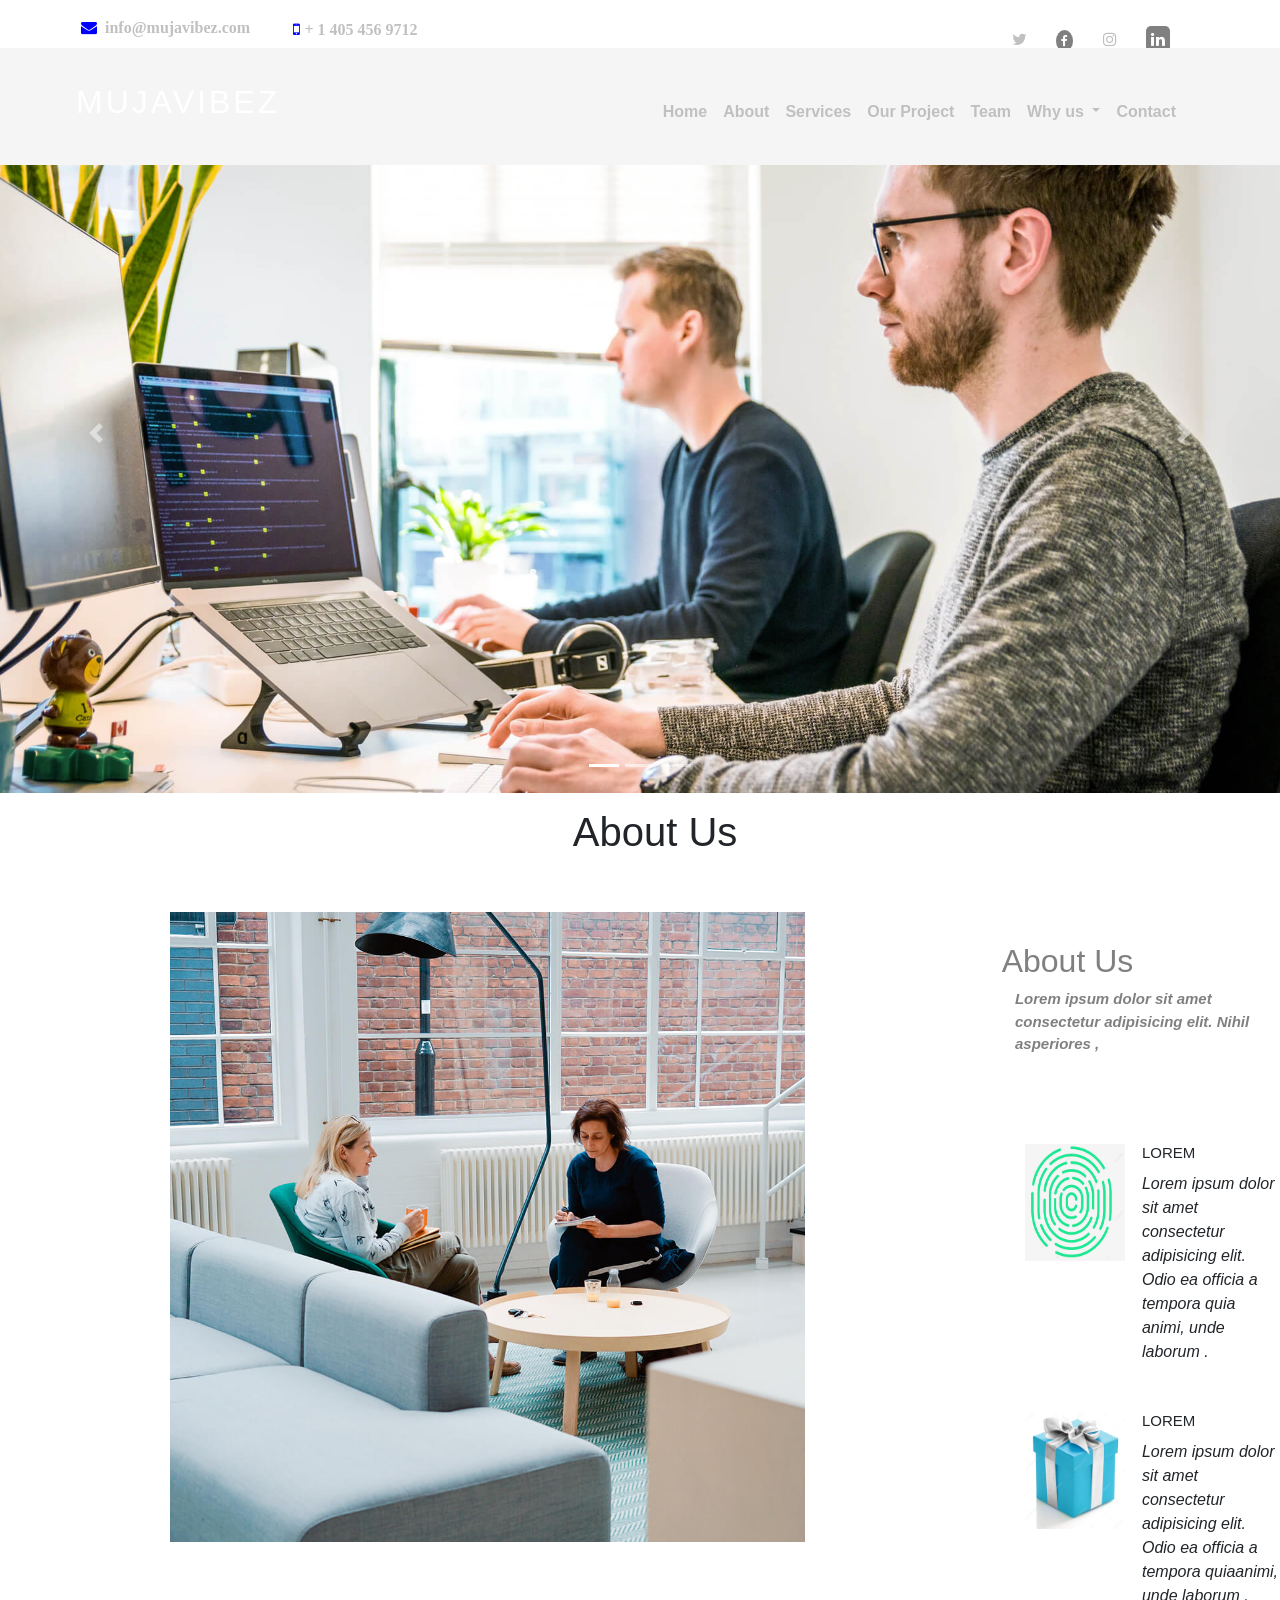
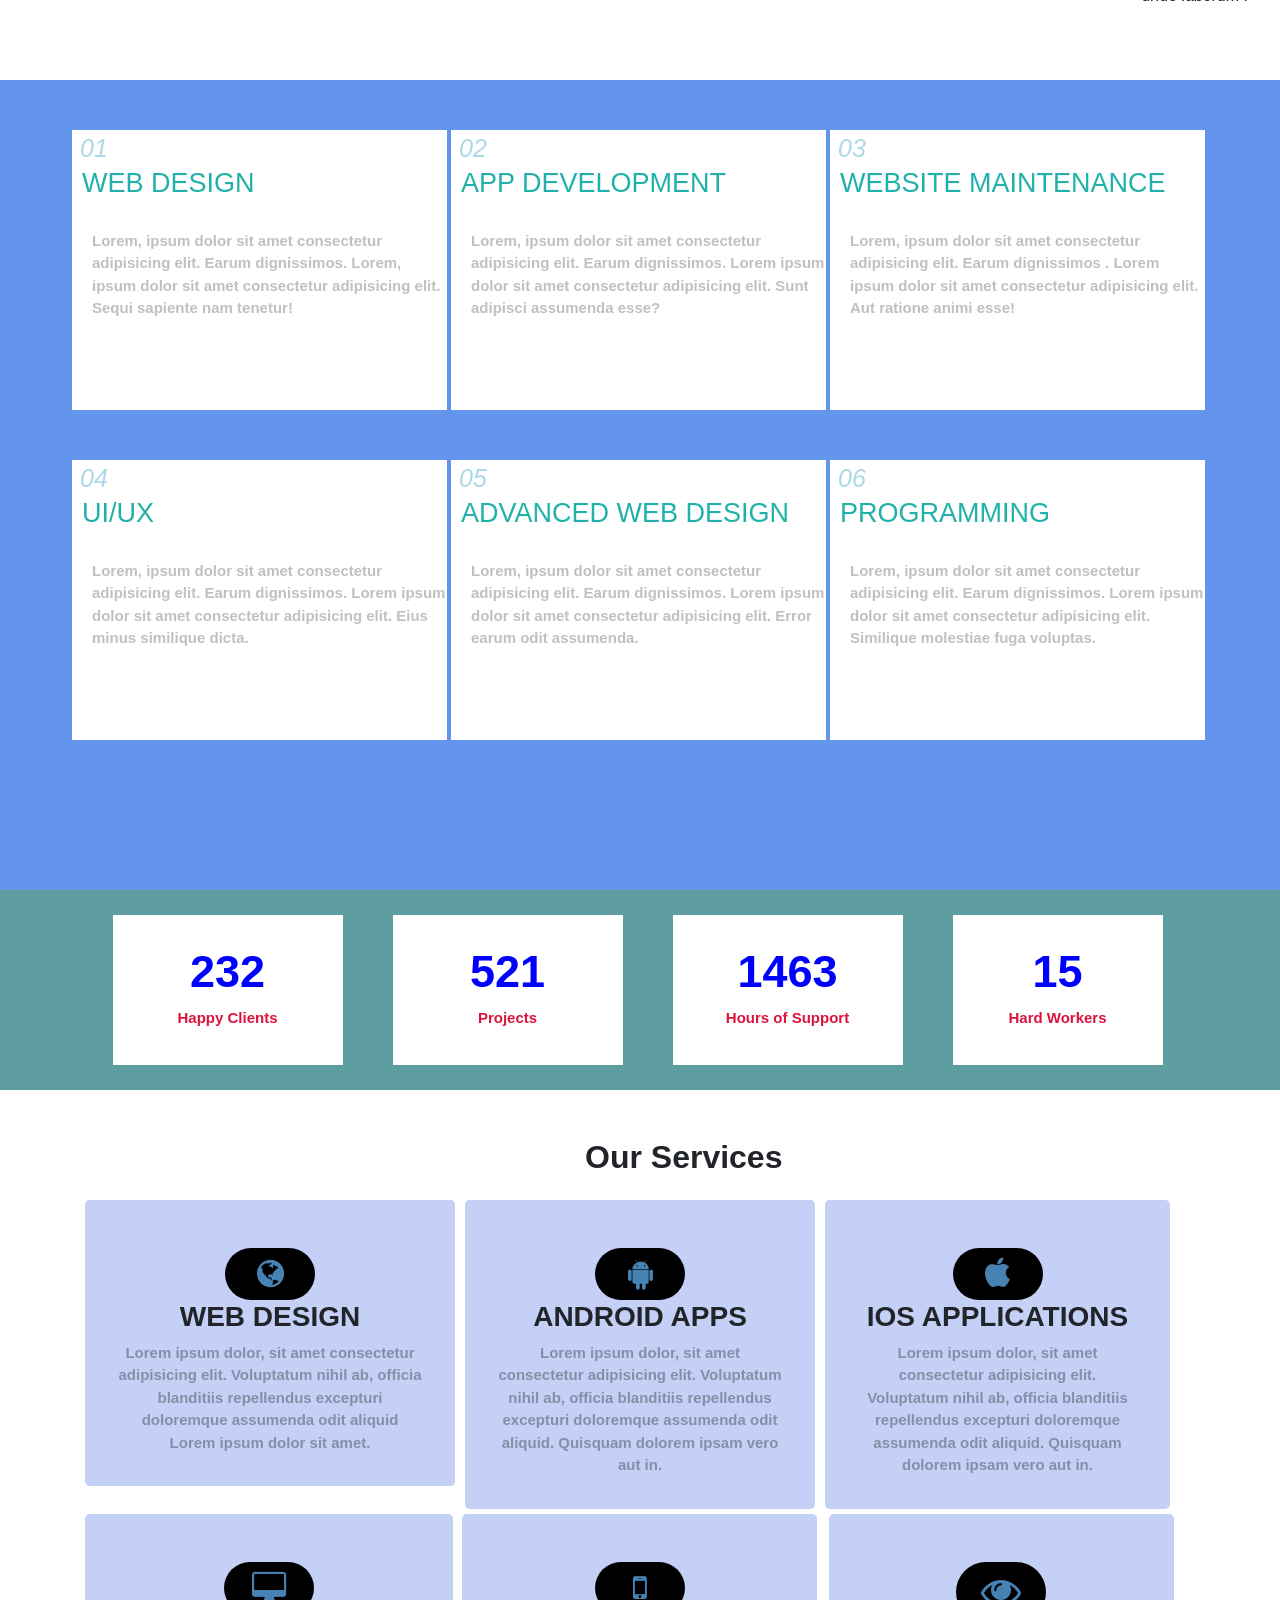
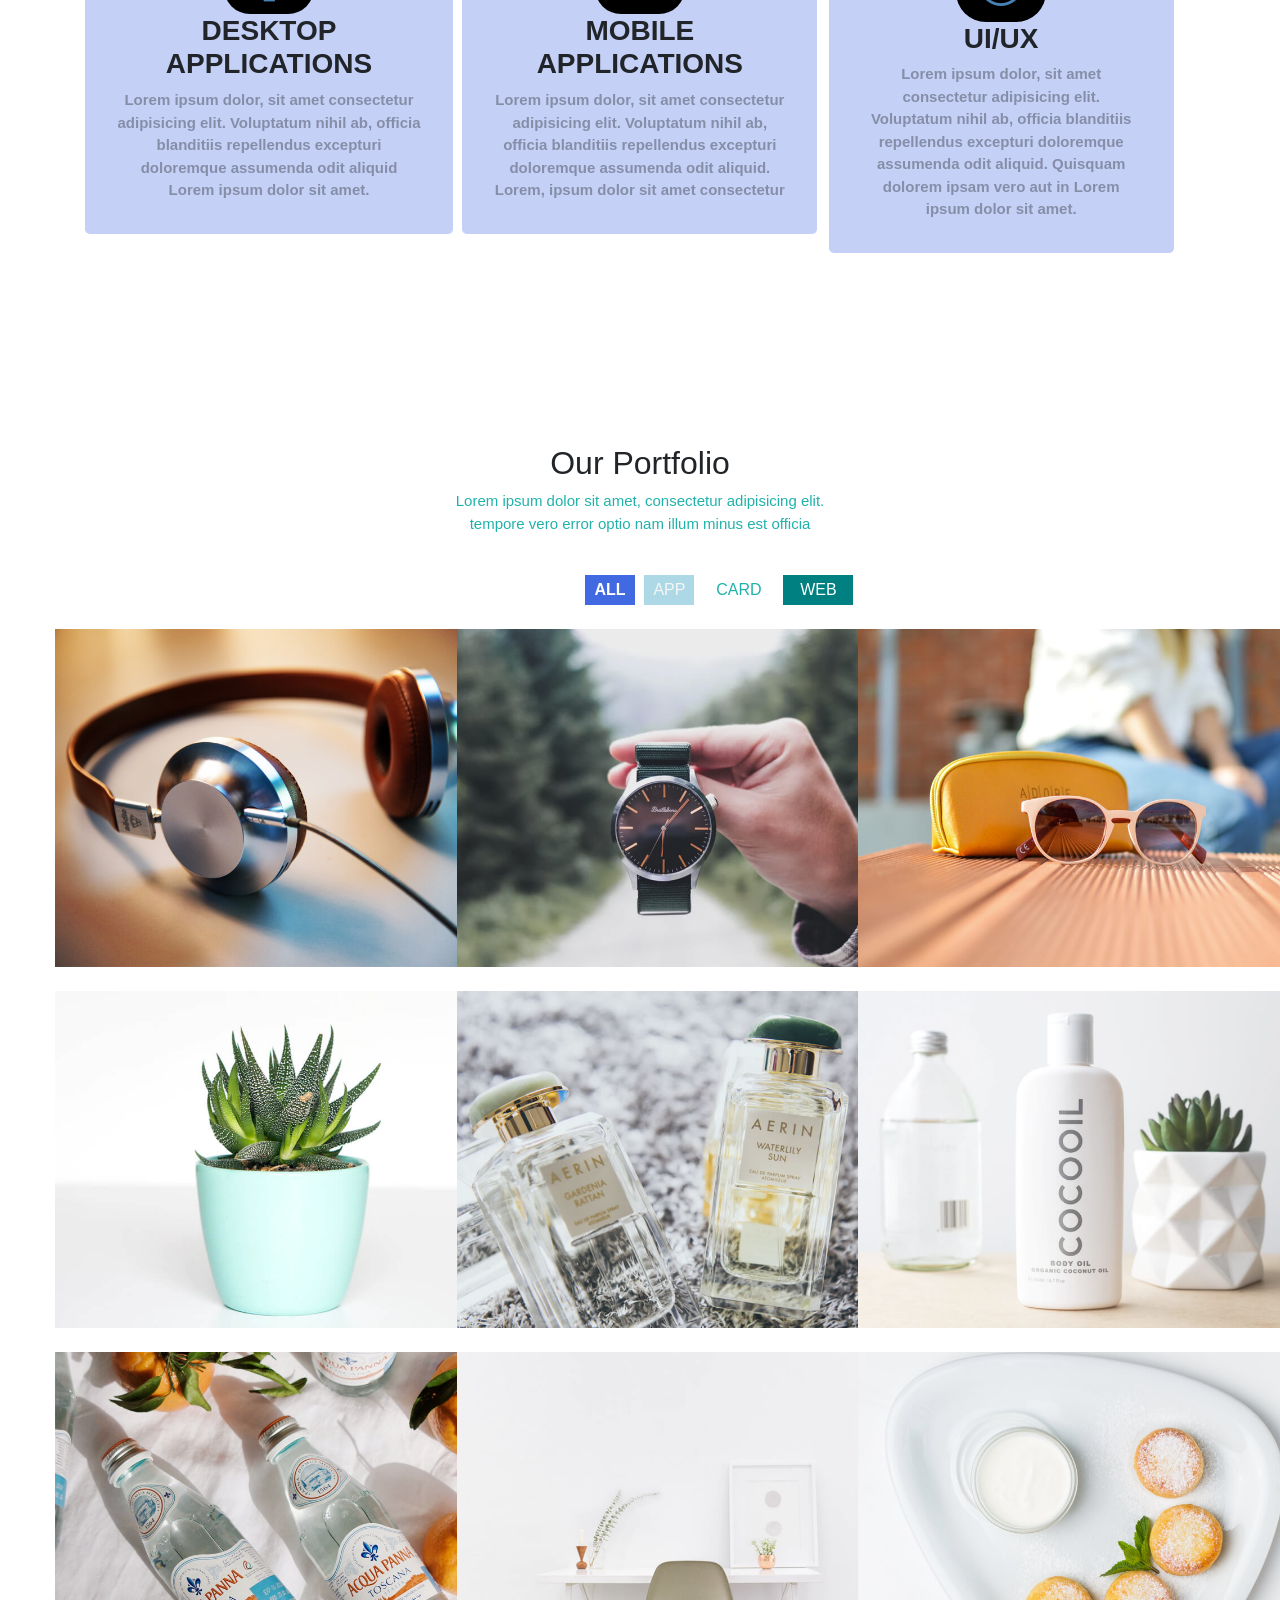
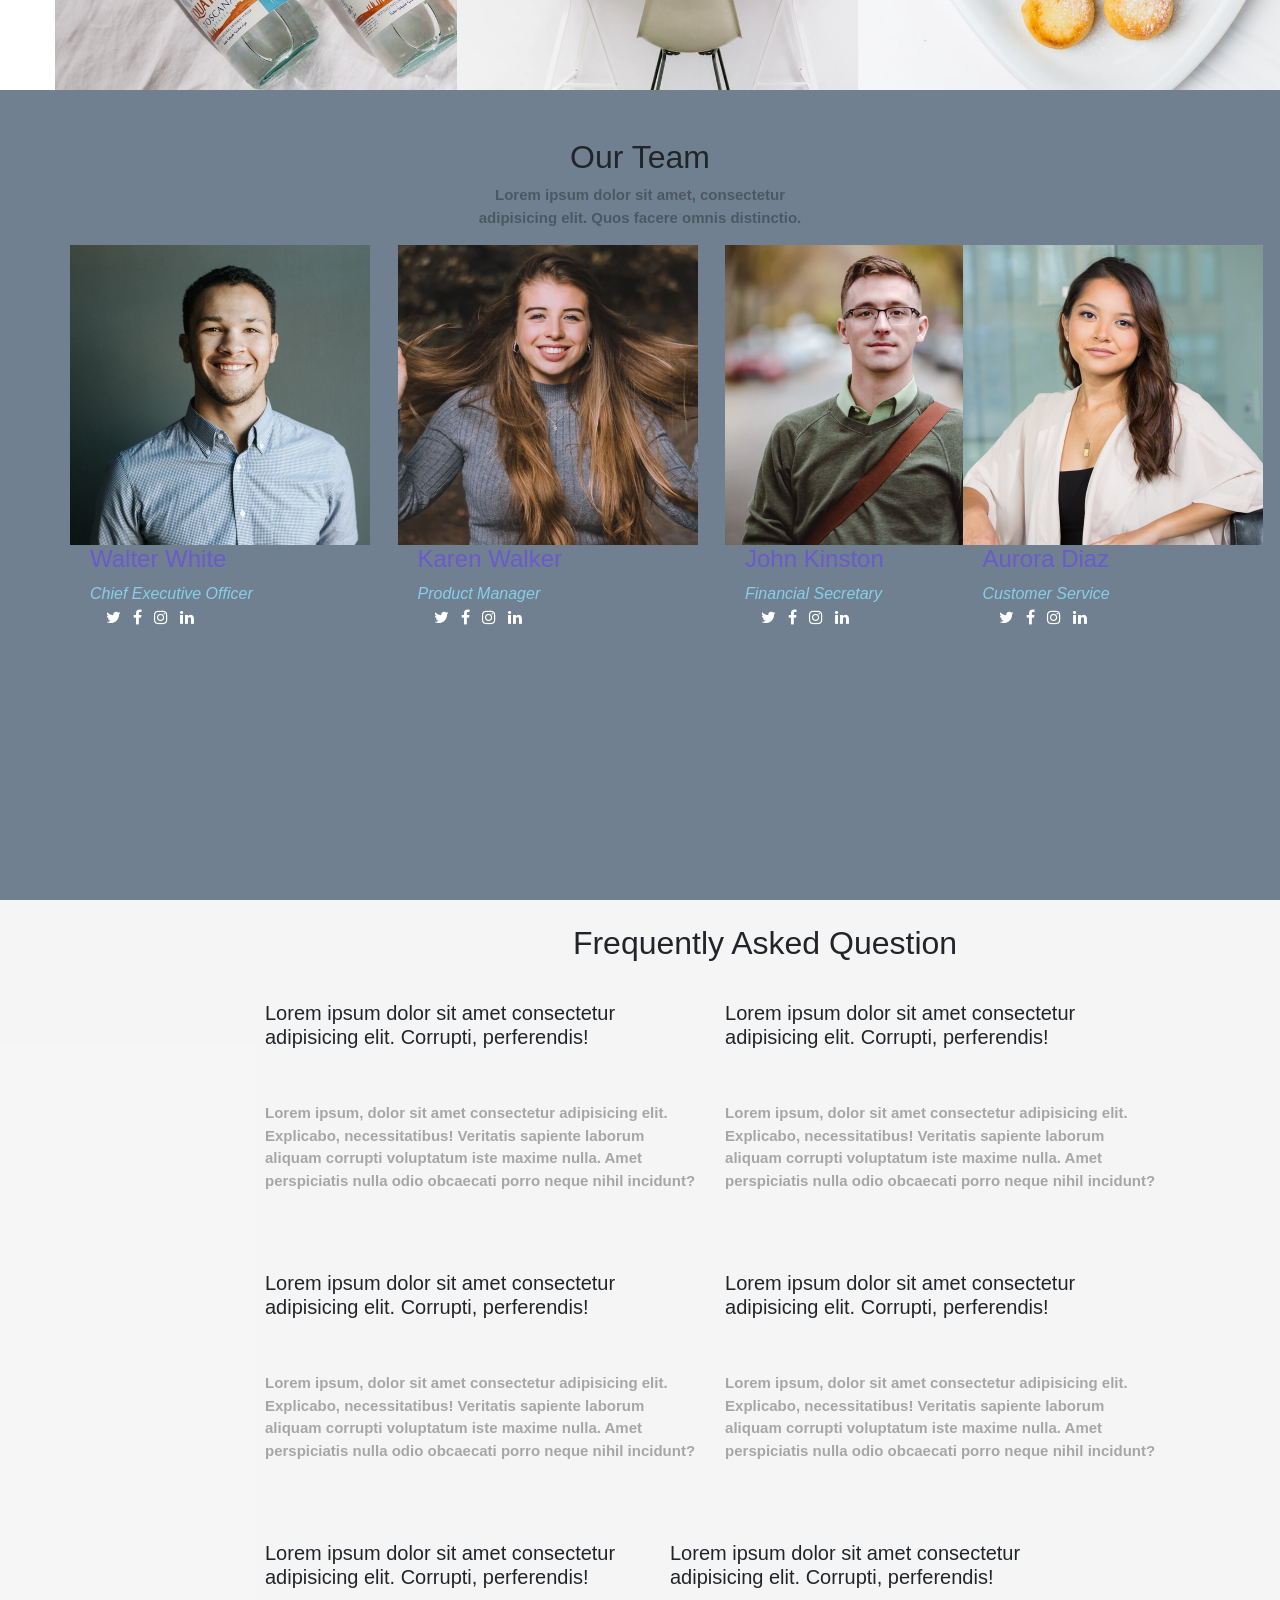
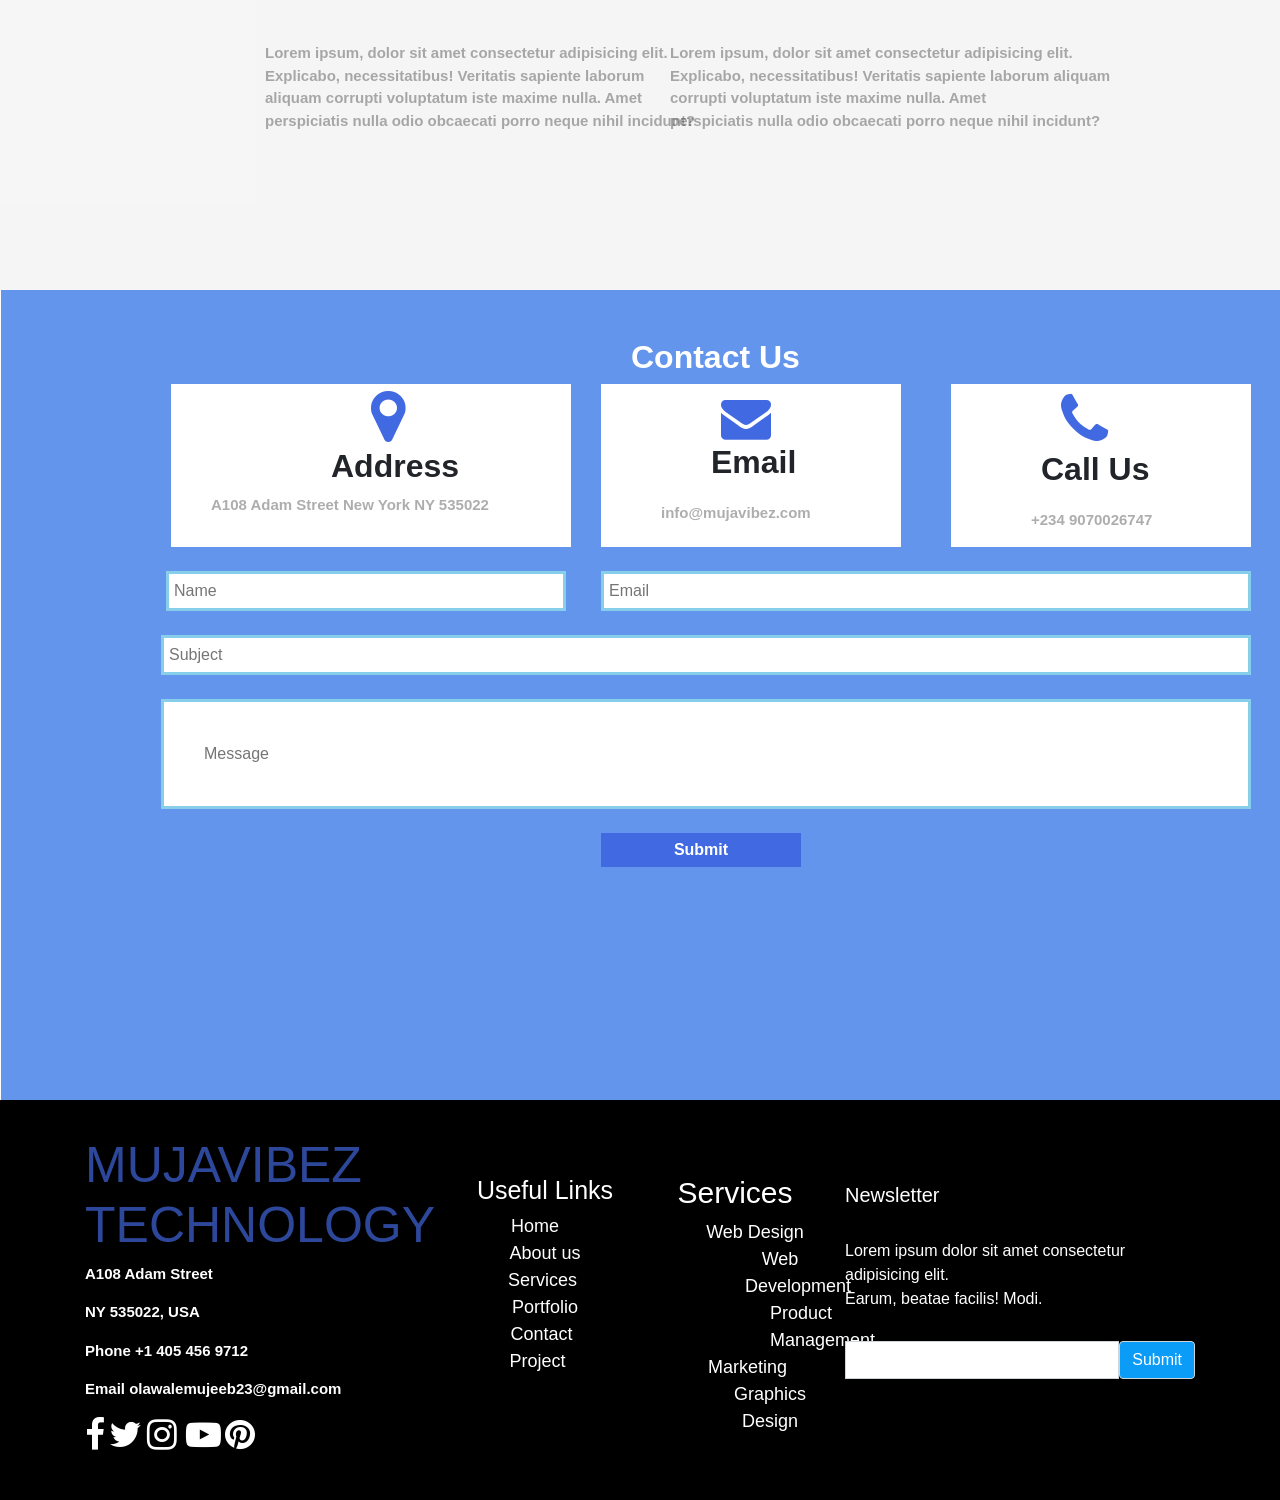
<file: project.html>
<!DOCTYPE html>
<html lang="en">

<head>
    <meta charset="UTF-8">
    <meta name="viewport" content="width=device-width, initial-scale=1.0">
    <title>MY PROJECT</title>
    <link rel="stylesheet" href="dist/css/bootstrap.min.css">
    <link rel="stylesheet" href="project.css">
    <link rel="stylesheet" href="font-awesome/css/font.css">
    <link rel="stylesheet" href="projectbox.css">
</head>

<body>
    <header class="first mt-3" style=height:1vh;>
        <div class="new">
            <div class="okyy"> <i class="fa fa-envelope okyy" style="color: blue;"> &nbsp;<span style="color: silver;
                    font-weight: 600;">info@mujavibez.com</span></i></div>

            &nbsp; &nbsp; <i class="fa fa-mobile okay " style="color: blue;">&nbsp;<span
                    style="color: silver; font-weight: 600;">+ 1 405 456 9712</span></i>
        </div>
        <div class="icons">
            <a href="#" style="color: silver;padding: 5px;" class="fa fa-twitter"></a>
            <a href="#" style="color: white;padding: 5px;" class="fa fa-facebook we"></a>
            <a href="#" style="color: silver;padding: 5px;" class="fa fa-instagram"></a>
            <a href="#" style="color: white;padding: 5px;" class="fa fa-linkedin wee"></a>
        </div>
        </div>
        </div>
    </header>

    <!-- navbar starts here -->

    <nav class="navbar fixed-top navbar-expand-md navbar-dark mt-5" style="position: fixed-top;">
        <a class="navbar-brand" href="#">
            <h2 style="color: white;">MUJAVIBEZ</h2>
        </a>
        <button class="navbar-toggler" type="button" data-toggle="collapse" data-target="#navbarSupportedContent"
            aria-controls="navbarSupportedContent" aria-expanded="false" aria-label="Toggle navigation">
            <span class="navbar-toggler-icon "></span>
        </button>

        <div class="collapse navbar-collapse" style="margin-left: -15px; width: -100px;" id="navbarSupportedContent">
            <ul class="navbar-nav ml-auto" style="margin-right: 80px;">
                <li class="nav-item active" style="margin-top: 10px; font-weight: 700;">
                    <a class="nav-link" href="#" style="color: silver;">Home</a>
                </li>
                <li class="nav-item" style="margin-top: 10px; font-weight: 700;">
                    <a class="nav-link" href="#" style="color: silver;">About </a>
                </li>

                <li class="nav-item" style="margin-top: 10px; font-weight: 700;">
                    <a class="nav-link disabled" href="#" style="color: silver;">Services</a>
                </li>
                <li class="nav-item" style="margin-top:10px; font-weight: 700;">
                    <a class="nav-link disabled" href="#" style="color: silver;">Our Project</a>
                </li>
                <li class="nav-item" style="margin-top:10px; font-weight: 700;">
                    <a class="nav-link disabled" href="#" style="color: silver;">Team</a>
                </li>
                <li class="nav-item  dropdown" style="margin-top: 10px; font-weight: 700;">
                    <a class="nav-link dropdown-toggle" href="#" id="navbarDropdown" role="button"
                        data-toggle="dropdown" aria-haspopup="true" style="color: silver;" aria-expanded="false">
                        Why us
                    </a>
                    <div class="dropdown-menu" aria-labelledby="navbarDropdown">
                        <a class="dropdown-item" href="#">Web development</a>
                        <div class="dropdown-divider"></div>
                        <a class="dropdown-item" href="#">App development</a>
                        <div class="dropdown-divider"></div>
                        <a class="dropdown-item" href="#">Desktop Application</a>
                    </div>
                </li>
                <li class="nav-item" style="margin-top: 10px; font-weight: 700;">
                    <a class="nav-link disabled" href="#" style="color: silver;">Contact</a>
                </li>

        </div>
        </ul>
        </div>
    </nav>
    <br><br>
    <!-- navbar ends here -->
    <!-- carousel starts -->
    <div id="carouselExampleIndicators" class="carousel slide" data-ride="carousel">
        <ol class="carousel-indicators">
          <li data-target="#carouselExampleIndicators" data-slide-to="0" class="active"></li>
          <li data-target="#carouselExampleIndicators" data-slide-to="1"></li>
          <li data-target="#carouselExampleIndicators" data-slide-to="2"></li>
        </ol>
        <div class="carousel-inner">
          <div class="carousel-item active">
            <img class="d-block w-100" src="./mujeebpro/img/slide/slide-1.jpg" alt="First slide">
          </div>
          <div class="carousel-item">
            <img class="d-block w-100" src="./mujeebpro/img/slide/slide-2.jpg" alt="Second slide">
          </div>
          <div class="carousel-item">
            <img class="d-block w-100" src="./mujeebpro/img/slide/slide-3.jpg" alt="Third slide">
          </div>
        </div>
        <a class="carousel-control-prev" href="#carouselExampleIndicators" role="button" data-slide="prev">
          <span class="carousel-control-prev-icon" aria-hidden="true"></span>
          <span class="sr-only">Previous</span>
        </a>
        <a class="carousel-control-next" href="#carouselExampleIndicators" role="button" data-slide="next">
          <span class="carousel-control-next-icon" aria-hidden="true"></span>
          <span class="sr-only">Next</span>
        </a>
      </div>
<!-- carousel ends -->
<div class="aboutus" id="aboutus">
    <h1>About Us</h1> <br><br>
    <div class="about-us"> <br> 
        <div class="img">
            <img src="./mujeebpro/img/about.jpg" alt="">
        </div>
        <div class="info">
            <h2>About Us</h2>
            <p style="font-weight: 600;">Lorem ipsum dolor sit amet consectetur adipisicing elit. Nihil asperiores ,</p>
            <br><br><br>
            <div class="lorem">
                <div class="img2">
                    <img src="./mujeebpro/img/green.jpg" alt="">
                </div>
                <div class="h" style="margin-left: 7px;">
                    <h3 style="font-size: 15px; margin-bottom: 10px;">LOREM </h3>
                    <i>Lorem ipsum dolor sit amet consectetur adipisicing elit. <br> Odio ea officia
                        a tempora quia animi, unde laborum .</i>
                </div>
            </div> <br><br>
            <div class="lorem2">
                <div class="img2">
                    <img class="ig" src="./mujeebpro/img/greenbox.jpg" alt="">
                </div>
                <div class="h" style="margin-left: 7px;">
                    <h3 style="font-size: 15px; margin-bottom: 10px;">LOREM </h3>
                    <i>Lorem ipsum dolor sit amet consectetur adipisicing elit. <br> Odio ea officia
                        a tempora quiaanimi, unde laborum .</i>
                </div>
            </div>
        </div>
    </div>
</div>
<br><br> <br>
<!-- services starts -->
<nav class="boxer"> <br><br>
<div class="container" id="serve">
    <div class="row">
    <div class="box"><i>01</i>
        <h5>WEB DESIGN</h5>
        <p>Lorem, ipsum dolor sit amet consectetur adipisicing elit. Earum dignissimos. Lorem, ipsum dolor sit amet consectetur adipisicing elit. Sequi sapiente nam tenetur!</p>
    </div>
    <div class="box"><i>02</i>
        <h5>APP DEVELOPMENT</h5>
        <p>Lorem, ipsum dolor sit amet consectetur adipisicing elit. Earum dignissimos. Lorem ipsum dolor sit amet consectetur adipisicing elit. Sunt adipisci assumenda esse?</p>
    </div>
    <div class="box"><i>03</i>
        <h5>WEBSITE MAINTENANCE</h5>
        <p>Lorem, ipsum dolor sit amet consectetur adipisicing elit. Earum dignissimos . Lorem ipsum dolor sit amet consectetur adipisicing elit. Aut ratione animi esse!</p>
    </div>
</div>
<div class="row" style="margin-bottom: 150px;">
    <div class="box"><i>04</i>
        <h5>UI/UX</h5>
        <p>Lorem, ipsum dolor sit amet consectetur adipisicing elit. Earum dignissimos. Lorem ipsum dolor sit amet consectetur adipisicing elit. Eius minus similique dicta.</p>
    </div>
    <div class="box"><i>05</i>
        <h5>ADVANCED WEB DESIGN </h5>
        <p>Lorem, ipsum dolor sit amet consectetur adipisicing elit. Earum dignissimos. Lorem ipsum dolor sit amet consectetur adipisicing elit. Error earum odit assumenda.</p>
    </div>
    <div class="box"><i>06</i>
        <h5>PROGRAMMING</h5>
        <p>Lorem, ipsum dolor sit amet consectetur adipisicing elit. Earum dignissimos. Lorem ipsum dolor sit amet consectetur adipisicing elit. Similique molestiae fuga voluptas.</p>
    </div>
</div>
</div>
</nav>
<!-- services end -->
<!-- review starts -->
<div class="review">
    <div class="box-1">
        <h2>232</h2>
        <p>Happy Clients</p>
    </div>
    <div class="box-2">
        <h2>521</h2>
        <p>Projects</p>
    </div>
    <div class="box-3">
        <h2>1463</h2>
        <p>Hours of Support</p>
    </div>
    <div class="box-4">
        <h2>15</h2>
        <p>Hard Workers</p>
    </div>
</div>
<!-- review ends -->
<!-- projects starts -->
<section>
<div class="container">
    <h2 class="section-title" style="margin-left: 500px;"><strong>Our Services</strong></h2> <br>
    <div class="row">
      <div class="col-md-4">
        <div class="service om" >
          <span class="fa fa-globe"></span>
          <h3><strong>WEB DESIGN</strong></h3>
         <p> Lorem ipsum dolor, sit amet consectetur adipisicing elit. Voluptatum nihil ab, officia blanditiis repellendus
          excepturi doloremque assumenda odit aliquid Lorem ipsum dolor sit amet.</p> 
        </div>
      </div>
      <div class="col-md-4">
        <div class="service omo">
          <span class="fa fa-android"></span>
          <h3><strong>ANDROID APPS</strong></h3>
         <p>Lorem ipsum dolor, sit amet consectetur adipisicing elit. Voluptatum nihil ab, officia blanditiis repellendus
          excepturi doloremque assumenda odit aliquid. Quisquam dolorem ipsam vero aut in.</p> 
        </div>
      </div>
      <div class="col-md-4">
        <div class="service omomy">
          <span class="fa fa-apple"></span>
          <h3><strong>IOS APPLICATIONS</strong></h3>
        <p>Lorem ipsum dolor, sit amet consectetur adipisicing elit. Voluptatum nihil ab, officia blanditiis repellendus
          excepturi doloremque assumenda odit aliquid. Quisquam dolorem ipsam vero aut in.</p> 
        </div>
      </div>
    <div class="row" style="margin-top: 5px;">
      <div class="col-md-4">
        <div class="service omomi" ">
          <span class="fa fa-desktop we"></span>
          <h3><strong>DESKTOP APPLICATIONS</strong></h3>
         <p> Lorem ipsum dolor, sit amet consectetur adipisicing elit. Voluptatum nihil ab, officia blanditiis repellendus
          excepturi doloremque assumenda odit aliquid Lorem ipsum dolor sit amet.</p> 
        </div>
      </div>
      <div class="col-md-4">
        <div class="service omomii">
          <span class="fa fa-mobile"></span>
          <h3><strong>MOBILE APPLICATIONS</strong></h3>
         <p>Lorem ipsum dolor, sit amet consectetur adipisicing elit. Voluptatum nihil ab, officia blanditiis repellendus
          excepturi doloremque assumenda odit aliquid. Lorem, ipsum dolor sit amet consectetur  </p> 
        </div>
      </div>
      <div class="col-md-4">
        <div class="service omomio">
          <span class="fa fa-eye" style="font-size: 2.5rem;"></span>
          <h3><strong>UI/UX</strong></h3>
        <p>Lorem ipsum dolor, sit amet consectetur adipisicing elit. Voluptatum nihil ab, officia blanditiis repellendus
          excepturi doloremque assumenda odit aliquid. Quisquam dolorem ipsam vero aut in Lorem ipsum dolor sit amet.</p> 
        </div>
      </div>
    </div>
  </div> <br> <br><br><br>
</section> <br><br>
<!-- projects ends -->

<!-- portfolio starts -->
<article> <br><br>
<div class="container-mi" id="port"> <br><br>
    <div class="portfolio">
        <h2 style="text-align: center;">Our Portfolio</h2>
        <p>Lorem ipsum dolor sit amet, consectetur adipisicing elit. <br> tempore vero
            error optio nam illum minus est officia  
    </div>
    <div class="btnn" style="margin-left: 580px;">
        <button
            style="width: 50px; color: white; font-weight: 600; background: royalblue; padding: 3px;">ALL
        </button>
        <button
            style="width: 50px; color: whitesmoke; font-weight: 500; background: lightblue; padding: 3px;">APP</button>
        <button
            style="width: 70px; color: lightseagreen; font-weight: 500; background: white; padding: 3px;">CARD
        </button>
        <button
            style="width: 70px; color: white; font-weight: 500; background: teal; padding: 3px;"">WEB </button>
</div> <br>
<div class=" flow">
        <div class="row one" style="margin-left:40px;">
            <div class="col-md-4">
                <img src="/mujeebpro/img/portfolio/portfolio-1.jpg" alt="">
            </div>
            <div class="col-md-4">
                <img src="./mujeebpro/img/portfolio/portfolio-2.jpg" alt="">
            </div>
            <div class="col-md-4">
             <img src="/mujeebpro/img/portfolio/portfolio-3.jpg" alt="">   
            </div>
        </div> <br>
        <div class="row two" style="margin-left: 40px;">
            <div class="col-md-4">
                <img src="./mujeebpro/img/portfolio/portfolio-4.jpg" alt="">
            </div>
            <div class="col-md-4">
                <img src="./mujeebpro/img/portfolio/portfolio-5.jpg" alt="">
            </div>
            <div class="col-md-4">
                <img src="./mujeebpro/img/portfolio/portfolio-6.jpg" alt="">
            </div>
        </div> <br>
        <div class="row third" style="margin-left: 40px;">
            <div class="col-md-4">
                <img src="./mujeebpro/img/portfolio/portfolio-7.jpg" alt="">
            </div>
            <div class="col-md-4">
                <img src="./mujeebpro/img/portfolio/portfolio-8.jpg" alt="">
            </div>
            <div class="col-md-4">
                <img src="./mujeebpro/img/portfolio/portfolio-9.jpg" alt="">
            </div>
        </div>
                </div>
            </div>
    </div>
</article>
<!-- portfolio ends -->

<!-- team starts -->
<main>
<div class="team"> <br><br>
    <div class="ourteam">
        <h2 style="text-align: center;">Our Team</h2>
        <p style="text-align: center;">Lorem ipsum dolor sit amet, consectetur <br> adipisicing elit.
            Quos facere
            omnis distinctio.</p>
    </div>
    <div class="row gossip">
        <div class="col-md-3">
            <div class="service-3 olaw
            
            " >
                <img src="./mujeebpro/img/team/team-1.jpg" alt=""> <br>
                <h4 style="margin-left: 40px; color: slateblue;">Walter White</h4>
                <i style="margin-left: 40px; color: skyblue;">Chief Executive Officer</i>
                <ul style="display: flex; list-style: none;justify-content: space-around; width: 100px; color: white; margin-left: 50px;">
                    <li><i class="fa fa-twitter"></i></li>
                    <li><i class="fa fa-facebook"></i></li>
                    <li><i class="fa fa-instagram"></i></li>
                    <li><i class="fa fa-linkedin"></i></li>
                </ul>
            </div>
        </div>
        <div class="col-md-3">
            <div class="service-3 olaw">
                <img src="./mujeebpro/img/team/team-2.jpg" alt=""> <br>
                <h4 style="margin-left: 40px; color: slateblue;">Karen Walker</h4>
                <i style="margin-left: 40px; color: skyblue;">Product Manager</i>
                <ul style="display: flex; list-style: none;justify-content: space-around; width: 100px; color: white; margin-left: 50px;">
                    <li><i class="fa fa-twitter"></i></li>
                    <li><i class="fa fa-facebook"></i></li>
                    <li><i class="fa fa-instagram"></i></li>
                    <li><i class="fa fa-linkedin"></i></li>
                </ul>
            </div>
        </div>
        <div class="col-md-3">
            <div class="service-3 ola">
                <img src="./mujeebpro/img/team/team-3.jpg" alt=""> <br>
                <h4 style="margin-left: 40px; color: slateblue;">John Kinston </h4>
                <i style="margin-left: 40px; color: skyblue;">Financial Secretary</i>
                <ul style="display: flex; list-style: none;justify-content: space-around; width: 100px;color: white; margin-left: 50px;">
                    <li><i class="fa fa-twitter"></i></li>
                    <li><i class="fa fa-facebook"></i></li>
                    <li><i class="fa fa-instagram"></i></li>
                    <li><i class="fa fa-linkedin"></i></li>
                </ul>
            </div>
        </div>
        <div class="col-md-3">
            <div class="service-3 olaa">
                <img src="./mujeebpro/img/team/team-4.jpg" alt=""> <br>
                <h4 style="margin-left: 40px; color: slateblue;">Aurora Diaz</h4>
                <i style="margin-left: 40px; color: skyblue;">Customer Service</i>
                <ul style="display: flex; list-style: none;justify-content: space-around; width: 100px;color: white; margin-left: 50px;">
                    <li><i class="fa fa-twitter"></i></li>
                    <li><i class="fa fa-facebook"></i></li>
                    <li><i class="fa fa-instagram"></i></li>
                    <li><i class="fa fa-linkedin"></i></li>
                </ul>
            </div>
        </div>
    </div>
   
    </div>
</main>
<!-- team ends -->
  <!-- FAq -->
                            <aside> <br>
                                <div class="aside">
                                <div class="aa">
                                <h2>Frequently Asked Question</h2>
                            </div>
                                <br>
                                <div class="container">
                                    <div class="row butt">
                                        <div class="col-md-6">
                                            <h5>Lorem ipsum dolor sit amet consectetur <br> adipisicing elit. Corrupti,
                                                perferendis!</h5> <br>
                                            <p>Lorem ipsum, dolor sit amet consectetur adipisicing elit. <br> Explicabo,
                                                necessitatibus!
                                                Veritatis sapiente laborum <br> aliquam corrupti voluptatum iste maxime
                                                nulla. Amet
                                             <br>   perspiciatis
                                                nulla odio obcaecati porro neque nihil incidunt?</p>
                                        </div> <br><br>
                                        <div class="col-md-6">
                                            <h5>Lorem ipsum dolor sit amet consectetur  <br> adipisicing elit. Corrupti,
                                                perferendis!</h5> <br>
                                            <p>Lorem ipsum, dolor sit amet consectetur adipisicing elit. <br> Explicabo,
                                                necessitatibus!
                                                Veritatis sapiente laborum <br> aliquam corrupti voluptatum iste maxime
                                                nulla. Amet
                                              <br>  perspiciatis
                                                nulla odio obcaecati porro neque nihil incidunt?</p>
                                        </div> <br><br>
                                    </div>
                                    <div class="row buttt">
                                        <div class="col-md-6">
                                            <h5>Lorem ipsum dolor sit amet consectetur <br> adipisicing elit. Corrupti,
                                                perferendis!</h5> <br>
                                            <p>Lorem ipsum, dolor sit amet consectetur adipisicing elit. <br> Explicabo,
                                                necessitatibus!
                                                Veritatis sapiente laborum <br> aliquam corrupti voluptatum iste maxime
                                                nulla. Amet
                                                <br> perspiciatis
                                                nulla odio obcaecati porro neque nihil incidunt?</p>
                                        </div>
                                        <div class="col-md-6">
                                            <h5 ">Lorem ipsum dolor sit amet consectetur <br> adipisicing elit. Corrupti,
                            perferendis!</h5> <br>
                        <p>Lorem ipsum, dolor sit amet consectetur adipisicing elit. <br> Explicabo, necessitatibus!
                            Veritatis sapiente laborum <br> aliquam corrupti voluptatum iste maxime nulla. Amet <br> perspiciatis
                            nulla odio obcaecati porro neque nihil incidunt? </p>
                    </div>
                </div>
                <div class=" row butttt">
                                                <div class="col-md-6">
                                                    <h5 ">Lorem ipsum dolor sit amet consectetur <br> adipisicing elit. Corrupti,
                            perferendis!</h5> <br>
                        <p>Lorem ipsum, dolor sit amet consectetur adipisicing elit. <br> Explicabo, necessitatibus!
                            Veritatis sapiente laborum <br> aliquam corrupti voluptatum iste maxime nulla. Amet <br> perspiciatis
                            nulla odio obcaecati porro neque nihil incidunt?</p>
                    </div>
                    <div class=" col-md-6 olu"">
                                                        <h5>Lorem ipsum dolor sit amet consectetur <br> adipisicing elit.
                                                            Corrupti,
                                                            perferendis!</h5> <br>
                                                        <p>Lorem ipsum, dolor sit amet consectetur adipisicing elit.
                                                            <br> Explicabo,
                                                            necessitatibus!
                                                            Veritatis sapiente laborum aliquam corrupti voluptatum iste
                                                            maxime
                                                            nulla. Amet <br> perspiciatis
                                                            nulla odio obcaecati porro neque nihil incidunt? 
                                                    </p>
                                                </div>
                                        </div>
                                    </div>
                                    </aside>
<header> <br><br>
    <div class="contact">
        <h2 style=" center; color: white; margin-left: 630px; font-weight: 700;">Contact Us</h2>
        <div class="boxes" style="border-radius: 10px;">
        <div class="box-001" >
            <i class="fa fa-map-marker" ></i>
            <h2>Address</h2>
            <p style="margin-left: 40px; font-weight: 700;">A108 Adam Street New York NY 535022</p>
        </div>
        <div class="box-002" >
            <i class="fa fa-envelope" ></i>
            <h2>Email</h2>
            <p style="font-weight: 700; margin-left: 60px; margin-top: 20px;">info@mujavibez.com</p>
        </div>
        <div class="box-003" >
            <i class="fa fa-phone""></i>
            <h2>Call Us</h2>
            <p style="font-weight: 700; margin-left: 80px; margin-top: 20px;">+234 9070026747</p>
        </div>
    </div> <br>
    <div class="mess" >
        <div class="name">
    <input type="text" placeholder="Name" >
</div>
        <div class="email">
    <input type="email" placeholder="Email">
</div>
</div> <br>
<div class="sub">
<input id="messa" type="text" placeholder="Subject"> <br>
<br>
<input id="messag"  type="text" placeholder="Message"> <br><br>
<button>Submit</button>
</div>
</div>
</header>











                          <!-- footer starts -->
                        <footer>
                        <div class="container"> <br>
                            <div class="row foot">
                                <div class="col-md-4">
                                    <h1>MUJAVIBEZ TECHNOLOGY
                                    </h1>
                                    <p ">A108 Adam Street</p>
                                    <p>NY 535022, USA</p>
                                    <p>Phone +1 405 456 9712</p>
                                    <p>Email olawalemujeeb23@gmail.com</p>
                                    <i class="fa fa-facebook" ></i>
                                    <i class="fa fa-twitter" ></i>
                                    <i class="fa fa-instagram"></i>
                                    <i class="fa fa-linkedin-sqaure"></i>
                                    <i class="fa fa-youtube-play"></i>
                                    <i class="fa fa-pinterest"></i>
                                </div>

                                <div class="col-md-2 ol">
                                    <h5>Useful Links</h5>
                                    <ul>
                                        <li><a href="#carouselExampleControls"
                                            style="margin-left: -20px;" >Home</a></li>
                                        <li><a href="#aboutus" >About us</a></li>
                                        <li style="margin-left: -5px;"><a href="#aboutus">Services</a></li>
                                        <li><a href="#port"> Portfolio</a></li>
                                        <li style="margin-left: -7px;"><a href="#contact"> Contact</a></li>
                                        <li style="margin-left: -15px;"><a href="#contact"> Project</a></li>
                                    </ul>
                                </div>
                                <div class="col-md-2 ol">
                                    <h5 style="font-size: 30px;">Services</h5>
                                    <ul>
                                        <li style="margin-left: 40px;">Web Design</li>
                                        <li style="margin-left: 90px;">Web Development</li>
                                        <li style="margin-left: 115px;">Product Management</li>
                                        <li style="margin-left: 25px;">Marketing</li>
                                        <li style="margin-left: 70px;">Graphics Design</li>
                                    </ul>
                                </div>
                                <div class="col-md-4 olms">
                                    <h5 >Newsletter</h5> <br>
                                    <b >Lorem ipsum dolor sit amet consectetur
                                        adipisicing
                                        elit. <br> Earum, beatae facilis! Modi.</b> <br>
                                    <div class="input-group"> <br>
                                        <input type="text" class="form-control">
                                        <span>
                                            <div class="input-group-text">
                                                Submit</div>
                                        </span>

                                    </div>
                                </div>
                            </div> <br>
                        </footer>
                    </div>










                            <script src="dist/js/jquery.min.js"></script>
                            <script src="dist/js/bootstrap.min.js"></script>
</body>

</html>
</file>
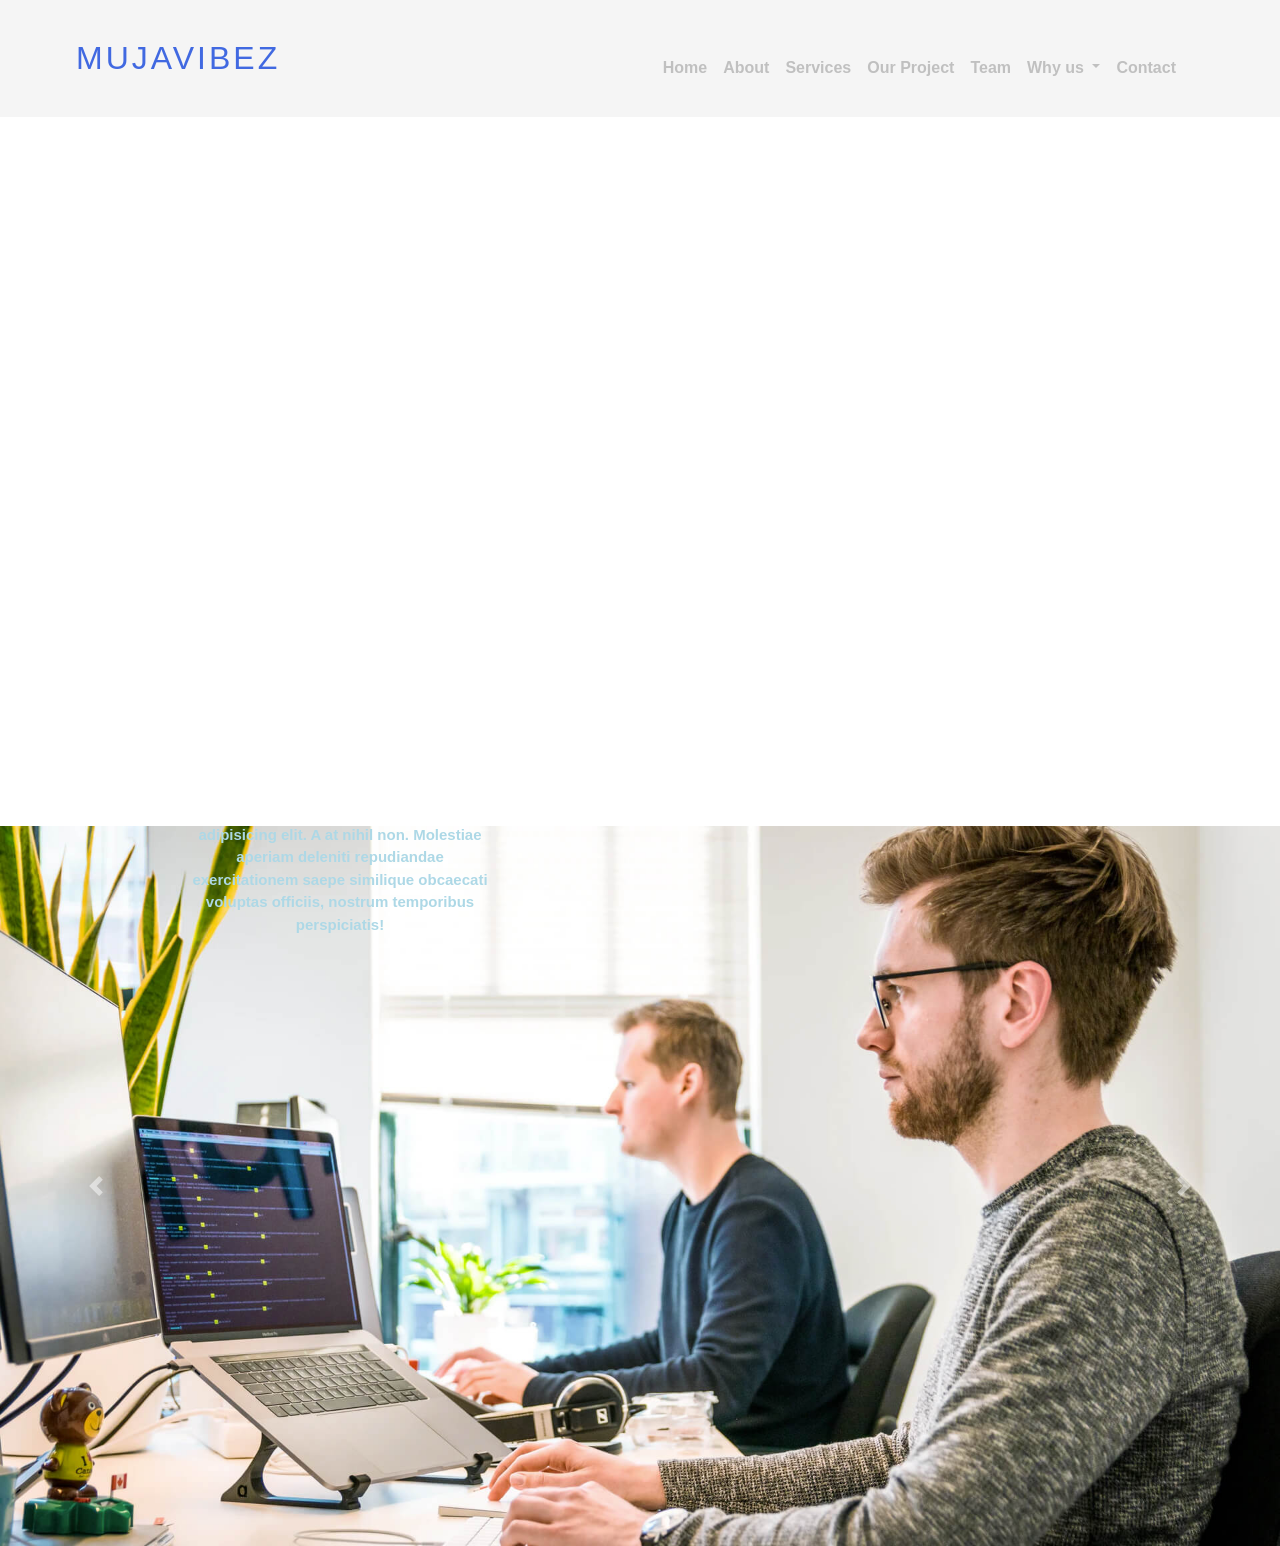
<file: project2.html>
<!DOCTYPE html>
<html lang="en">

<head>
    <meta charset="UTF-8">
    <meta name="viewport" content="width=device-width, initial-scale=1.0">
    <title>MY PROJECT 2</title>
    <link rel="stylesheet" href="dist/css/bootstrap.min.css">
    <link rel="stylesheet" href="project.css">
    <link rel="stylesheet" href="font-awesome/css/font.css">
    <link rel="stylesheet" href="projectbox.css">
</head>

<body>
    <header class="first mt-3">
        <div class="new">
            <div class="okyy"> <i class="fa fa-envelope okyy" style="color: blue;"> &nbsp;<span style="color: silver;
                    font-weight: 600;">info@mujavibez.com</span></i></div>

            &nbsp; &nbsp; <i class="fa fa-mobile okay " style="color: blue;">&nbsp;<span
                    style="color: silver; font-weight: 600;">+ 1 405 456 9712</span></i>
        </div>
        <div class="icons">
            <a href="#" style="color: silver;padding: 5px;" class="fa fa-twitter"></a>
            <a href="#" style="color: white;padding: 5px;" class="fa fa-facebook we"></a>
            <a href="#" style="color: silver;padding: 5px;" class="fa fa-instagram"></a>
            <a href="#" style="color: white;padding: 5px;" class="fa fa-linkedin wee"></a>
        </div>
        </div>
        </div>
    </header>

    <!-- navbar starts here -->

    <nav class="navbar fixed-top navbar-expand-md navbar-dark  mt-0 pt-3" style="position: fixed-top;">
        <a class="navbar-brand" href="#">
            <h2>MUJAVIBEZ</h2>
        </a>
        <button class="navbar-toggler" type="button" data-toggle="collapse" data-target="#navbarSupportedContent"
            aria-controls="navbarSupportedContent" aria-expanded="false" aria-label="Toggle navigation">
            <span class="navbar-toggler-icon "> <i class="fa fa-bars"
                    style="color: lightseagreen; font-size: 30px; margin-left: 75px;"></i></span>
        </button>

        <div class="collapse navbar-collapse" id="navbarSupportedContent">
            <ul class="navbar-nav ml-auto" style="margin-right: 80px;">
                <li class="nav-item active" style="margin-top: 10px; font-weight: 700;">
                    <a class="nav-link" href="#" style="color: silver;">Home</a>
                </li>
                <li class="nav-item" style="margin-top: 10px; font-weight: 700;">
                    <a class="nav-link" href="#" style="color: silver;">About </a>
                </li>

                <li class="nav-item" style="margin-top: 10px; font-weight: 700;">
                    <a class="nav-link disabled" href="#" style="color: silver;">Services</a>
                </li>
                <li class="nav-item" style="margin-top:10px; font-weight: 700;">
                    <a class="nav-link disabled" href="#" style="color: silver;">Our Project</a>
                </li>
                <li class="nav-item" style="margin-top:10px; font-weight: 700;">
                    <a class="nav-link disabled" href="#" style="color: silver;">Team</a>
                </li>
                <li class="nav-item  dropdown" style="margin-top: 10px; font-weight: 700;">
                    <a class="nav-link dropdown-toggle" href="#" id="navbarDropdown" role="button"
                        data-toggle="dropdown" aria-haspopup="true" style="color: silver;" aria-expanded="false">
                        Why us
                    </a>
                    <div class="dropdown-menu" aria-labelledby="navbarDropdown">
                        <a class="dropdown-item" href="#">Web development</a>
                        <div class="dropdown-divider"></div>
                        <a class="dropdown-item" href="#">App development</a>
                        <div class="dropdown-divider"></div>
                        <a class="dropdown-item" href="#">Desktop Application</a>
                    </div>
                </li>
                <li class="nav-item" style="margin-top: 10px; font-weight: 700;">
                    <a class="nav-link disabled" href="#" style="color: silver;">Contact</a>
                </li>

        </div>
        </ul>
        </div>
    </nav>
    <div id="carouselExampleControls" class="carousel slide" data-ride="carousel">
        <div class="carousel-inner">
            <div class="carousel-item active over">
                <img class="d-block w-100" src="./mujeebpro/img/slide/slide-1.jpg" alt="First slide">
                <div class="carousel-caption d-none d-md-block">
                    <h1 class="text-center myc" style="color: #fff;">
                        MUJAVIBEZ TECHNOLOGY</h1>
               <p class="text-center myc2"> Lorem, ipsum dolor sit amet consectetur adipisicing elit. A at nihil non. Molestiae aperiam
                        deleniti repudiandae exercitationem saepe similique obcaecati voluptas officiis, nostrum
                        temporibus perspiciatis!</p>
            </div>
            </div>
            <div class="carousel-item over">
                <img class="d-block w-100" src="./mujeebpro/img/slide/slide-2.jpg" alt="Second slide">
                <div class="carousel-caption d-none d-md-block">
                    <h1 class="text-center myc" style="font-size: 80px;">Our Services are </h1>
                    <p class="text-center myc2">...fast,reliable,tested,trusted and legitimate</p>
                </div>
            </div>
            <div class="carousel-item over">
                <img class="d-block w-100" src="./mujeebpro/img/slide/slide-3.jpg" alt="Third slide">
                <div class="carousel-caption d-none d-md-block">
                    <h1 class="text-center myc"">Information
                        TECHNOLOGY</h1>
                    <p class="text-center myc2" style="margin-top: 45px;">...join us today,a trial will convince you
                    </p>
                </div>
            </div>
            <a class="carousel-control-prev" href="#carouselExampleControls" role="button" data-slide="prev">
                <span class="carousel-control-prev-icon" aria-hidden="true"></span>
                <span class="sr-only">Previous</span>
            </a>
            <a class="carousel-control-next" href="#carouselExampleControls" role="button" data-slide="next">
                <span class="carousel-control-next-icon" aria-hidden="false"></span>
                <span class="sr-only">Next</span>
          </div>
    </div>
</file>
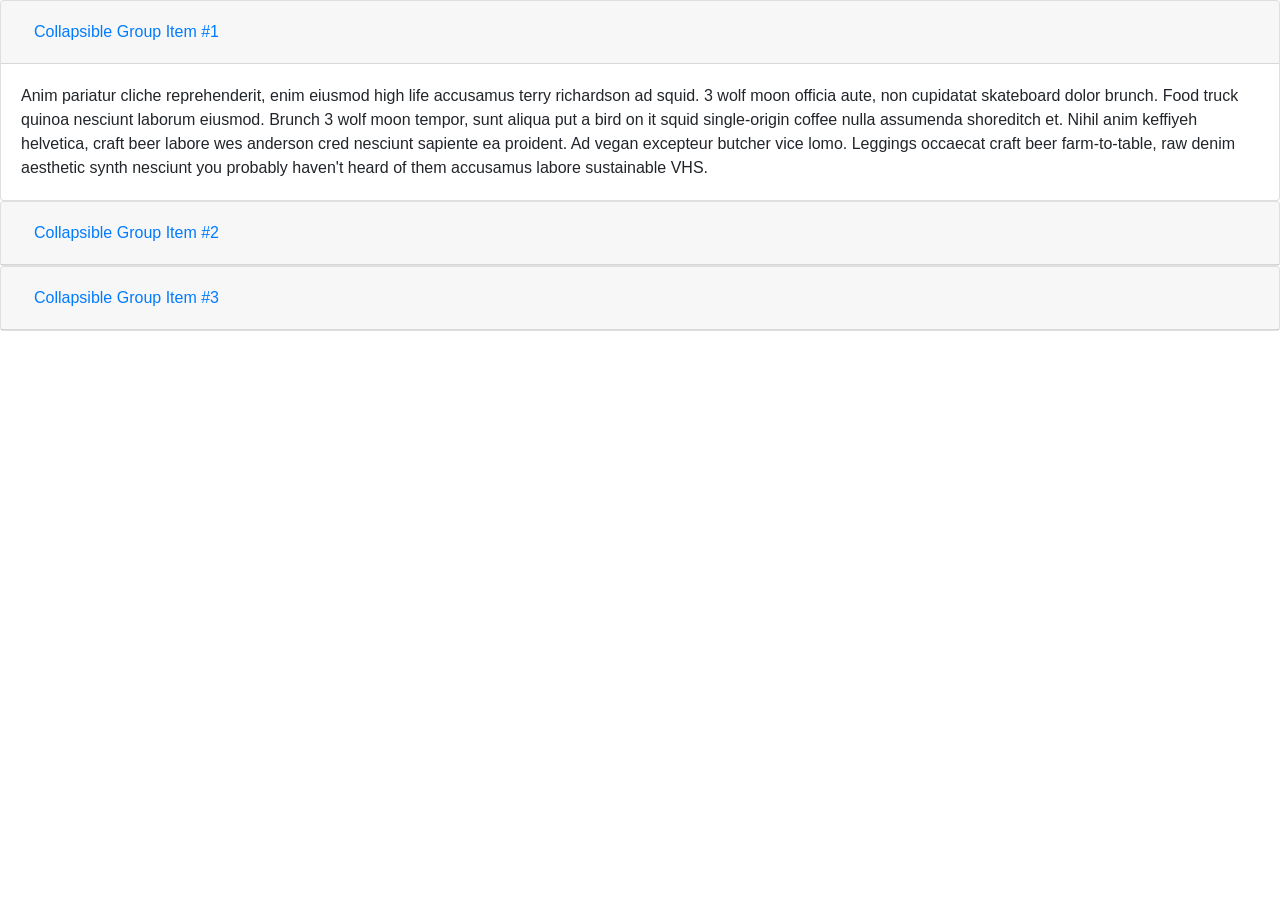
<file: bootstrap/accordion.html>
<!DOCTYPE html>
<html lang="en">
<head>
    <meta charset="UTF-8">
    <meta name="viewport" content="width=device-width, initial-scale=1.0">
    <title>Accordion</title>
    <link rel="stylesheet" href="dist/css/bootstrap.min.css">

</head>
<body>
    <div id="accordion">
        <div class="card">
          <div class="card-header" id="headingOne">
            <h5 class="mb-0">
              <button class="btn btn-link" data-toggle="collapse" data-target="#collapseOne" aria-expanded="true" aria-controls="collapseOne">
                Collapsible Group Item #1
              </button>
            </h5>
          </div>
      
          <div id="collapseOne" class="collapse show" aria-labelledby="headingOne" data-parent="#accordion">
            <div class="card-body">
              Anim pariatur cliche reprehenderit, enim eiusmod high life accusamus terry richardson ad squid. 3 wolf moon officia aute, non cupidatat skateboard dolor brunch. Food truck quinoa nesciunt laborum eiusmod. Brunch 3 wolf moon tempor, sunt aliqua put a bird on it squid single-origin coffee nulla assumenda shoreditch et. Nihil anim keffiyeh helvetica, craft beer labore wes anderson cred nesciunt sapiente ea proident. Ad vegan excepteur butcher vice lomo. Leggings occaecat craft beer farm-to-table, raw denim aesthetic synth nesciunt you probably haven't heard of them accusamus labore sustainable VHS.
            </div>
          </div>
        </div>
        <div class="card">
          <div class="card-header" id="headingTwo">
            <h5 class="mb-0">
              <button class="btn btn-link collapsed" data-toggle="collapse" data-target="#collapseTwo" aria-expanded="false" aria-controls="collapseTwo">
                Collapsible Group Item #2
              </button>
            </h5>
          </div>
          <div id="collapseTwo" class="collapse" aria-labelledby="headingTwo" data-parent="#accordion">
            <div class="card-body">
              Anim pariatur cliche reprehenderit, enim eiusmod high life accusamus terry richardson ad squid. 3 wolf moon officia aute, non cupidatat skateboard dolor brunch. Food truck quinoa nesciunt laborum eiusmod. Brunch 3 wolf moon tempor, sunt aliqua put a bird on it squid single-origin coffee nulla assumenda shoreditch et. Nihil anim keffiyeh helvetica, craft beer labore wes anderson cred nesciunt sapiente ea proident. Ad vegan excepteur butcher vice lomo. Leggings occaecat craft beer farm-to-table, raw denim aesthetic synth nesciunt you probably haven't heard of them accusamus labore sustainable VHS.
            </div>
          </div>
        </div>
        <div class="card">
          <div class="card-header" id="headingThree">
            <h5 class="mb-0">
              <button class="btn btn-link collapsed" data-toggle="collapse" data-target="#collapseThree" aria-expanded="false" aria-controls="collapseThree">
                Collapsible Group Item #3
              </button>
            </h5>
          </div>
          <div id="collapseThree" class="collapse" aria-labelledby="headingThree" data-parent="#accordion">
            <div class="card-body">
              Anim pariatur cliche reprehenderit, enim eiusmod high life accusamus terry richardson ad squid. 3 wolf moon officia aute, non cupidatat skateboard dolor brunch. Food truck quinoa nesciunt laborum eiusmod. Brunch 3 wolf moon tempor, sunt aliqua put a bird on it squid single-origin coffee nulla assumenda shoreditch et. Nihil anim keffiyeh helvetica, craft beer labore wes anderson cred nesciunt sapiente ea proident. Ad vegan excepteur butcher vice lomo. Leggings occaecat craft beer farm-to-table, raw denim aesthetic synth nesciunt you probably haven't heard of them accusamus labore sustainable VHS.
            </div>
          </div>
        </div>
      </div>





    <script src="dist/js/jquery.min.js"></script>
    <script src="dist/js/bootstrap.min.js"></script>
</body>
</html>
</file>
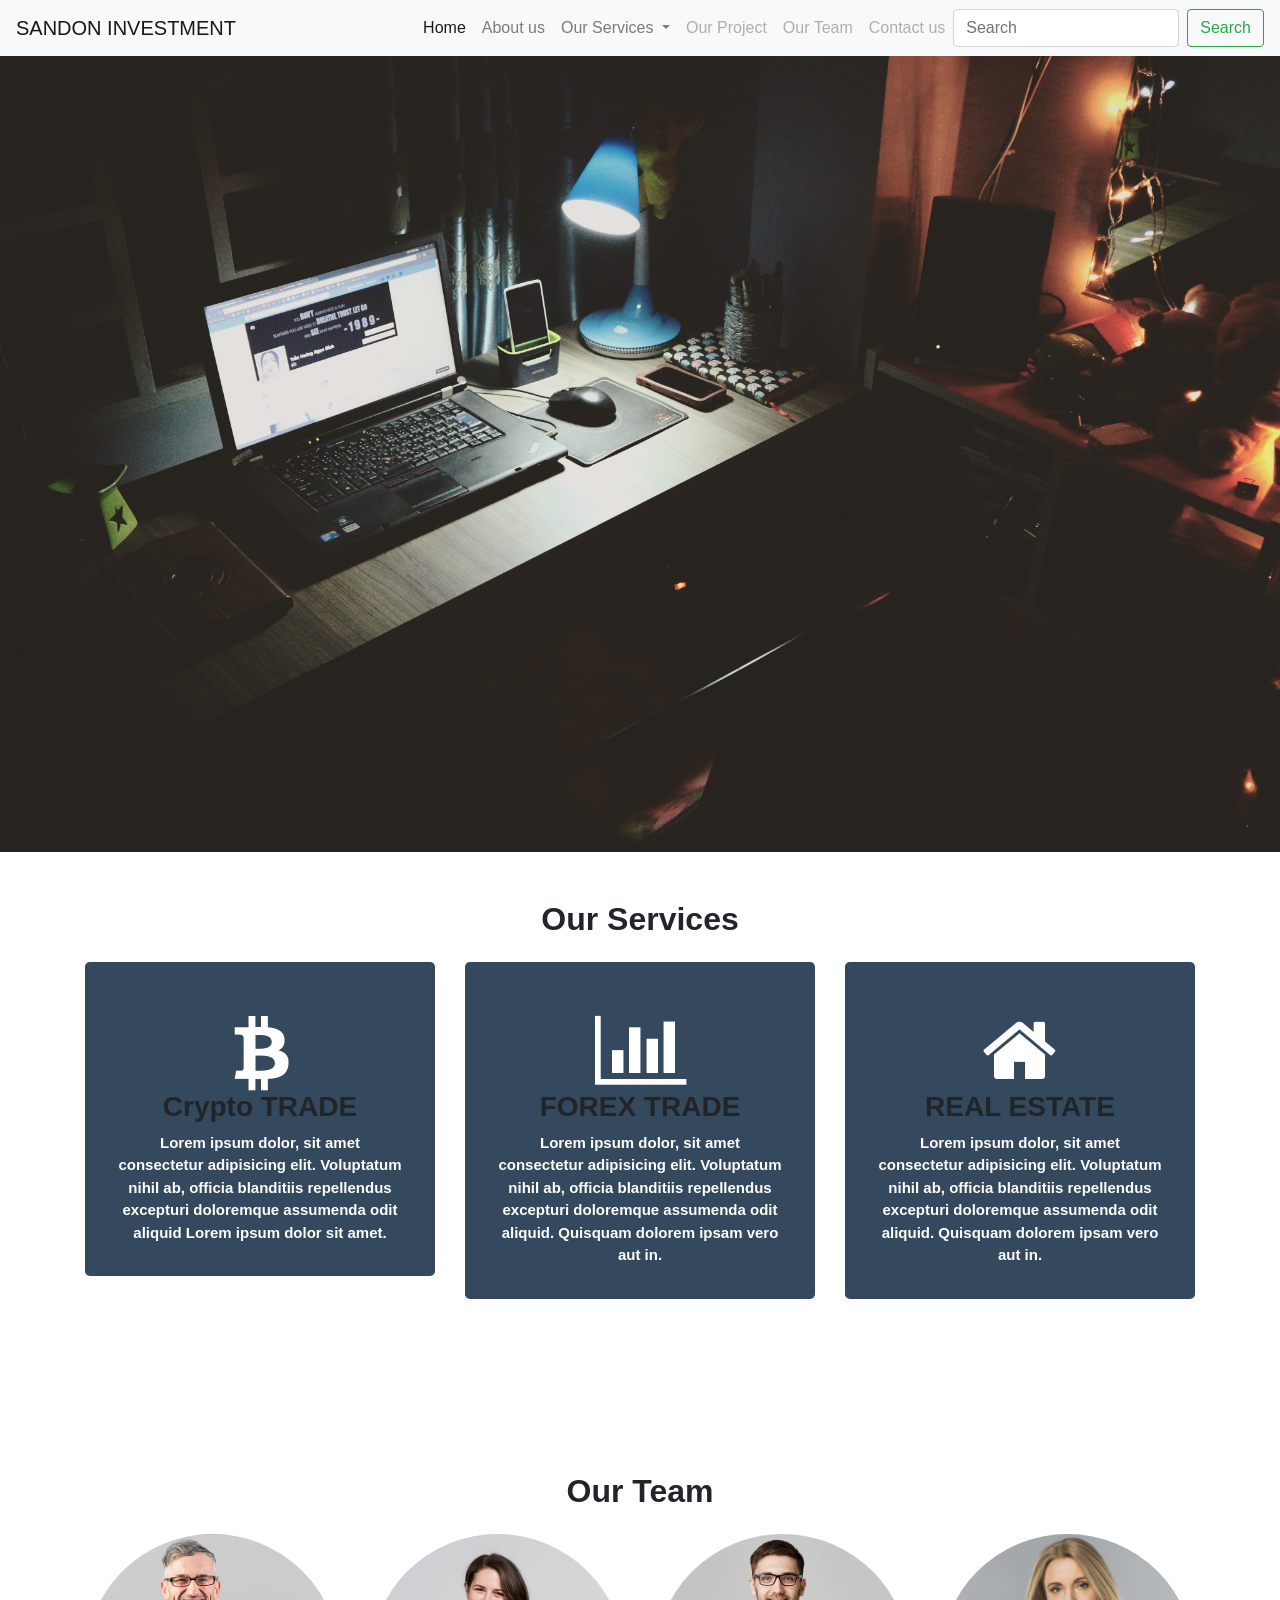
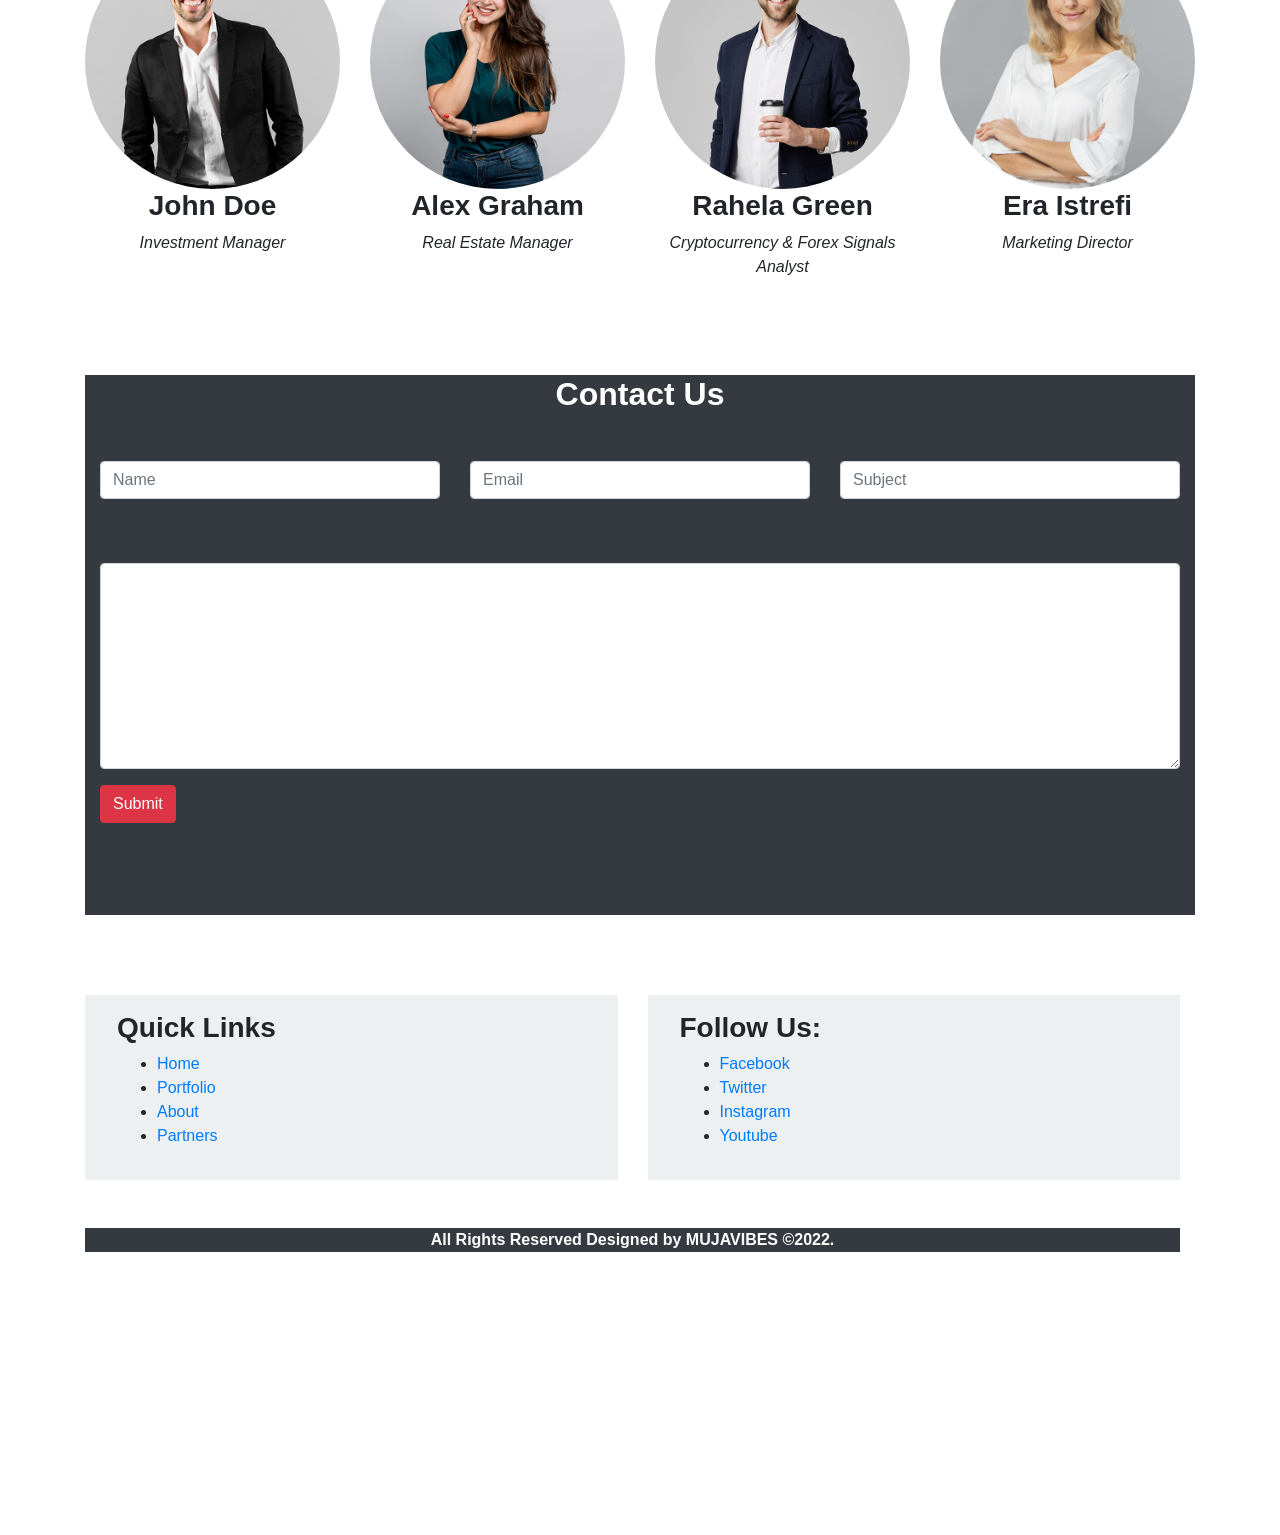
<file: bootstrap/completeweb.html>
<!DOCTYPE html>
<html lang="en">

<head>
  <meta charset="UTF-8">
  <meta name="viewport" content="width=device-width, initial-scale=1.0">
  <title>COMPLETE WEBSITE</title>
  <link rel="stylesheet" href="font-awesome/css/font.css">
  <link rel="stylesheet" href="dist/css/bootstrap.min.css">
  <link rel="stylesheet" href="completeweb.css">
</head>
<body>
  <nav class="navbar fixed-top navbar-expand-lg navbar-light bg-light">
    <a class="navbar-brand" href="#">SANDON INVESTMENT</a>
    <button class="navbar-toggler" type="button" data-toggle="collapse" data-target="#navbarSupportedContent"
      aria-controls="navbarSupportedContent" aria-expanded="false" aria-label="Toggle navigation">
      <span class="navbar-toggler-icon"></span>
    </button>
    <div class="collapse navbar-collapse" id="navbarSupportedContent">
      <ul class="navbar-nav ml-auto">
        <li class="nav-item active">
          <a class="nav-link" href="#">Home <span class="sr-only">(current)</span></a>
        </li>
        <li class="nav-item">
          <a class="nav-link" href="#">About us</a>
        </li>
        <li class="nav-item dropdown">
          <a class="nav-link dropdown-toggle" href="#" id="navbarDropdown" role="button" data-toggle="dropdown"
            aria-haspopup="true" aria-expanded="false">
            Our Services
          </a>
          <div class="dropdown-menu" aria-labelledby="navbarDropdown">
            <a class="dropdown-item" href="#">Cryptocurrency investment</a>
            <div class="dropdown-divider"></div>
            <a class="dropdown-item" href="#">Forex trading</a>
            <div class="dropdown-divider"></div>
            <a class="dropdown-item" href="#">Real estate</a>
          </div>
        </li>
        <li class="nav-item">
          <a class="nav-link disabled" href="#">Our Project</a>
        </li>
        <li class="nav-item">
          <a class="nav-link disabled" href="#">Our Team</a>
        </li>
        <li class="nav-item">
          <a class="nav-link disabled" href="#">Contact us</a>
        </li>
      </ul>
      <form class="form-inline my-2 my-lg-0">
        <input class="form-control mr-sm-2" type="search" placeholder="Search" aria-label="Search">
        <button class="btn btn-outline-success my-2 my-sm-0" type="submit">Search</button>
      </form>
    </div>
  </nav>
  <div class="container-fluid" style="margin: 0; padding: 0;">
    <div class="row">
      <div class="col-md-12">
        <img src="./img/pexels-bich-tran-669996.jpg" class="img-fluid" alt="">
      </div>
    </div>
  </div>
  </div>
  </div>
  <script src="dist/js/jquery.min.js"></script>
  <script src="dist/js/bootstrap.min.js"></script>
  </div>
  <section >
    <div class="container">
    <h2 class="section-title"><strong>Our Services</strong></h2>
    <div class="row">
      <div class="col-md-4">
        <div class="service">
          <span class="fa fa-bitcoin we"></span>
          <h3><strong>Crypto TRADE</strong></h3>
         <p> Lorem ipsum dolor, sit amet consectetur adipisicing elit. Voluptatum nihil ab, officia blanditiis repellendus
          excepturi doloremque assumenda odit aliquid Lorem ipsum dolor sit amet.</p> 
        </div>
      </div>
      <div class="col-md-4">
        <div class="service">
          <span class="fa fa-bar-chart"></span>
          <h3><strong>FOREX TRADE</strong></h3>
         <p>Lorem ipsum dolor, sit amet consectetur adipisicing elit. Voluptatum nihil ab, officia blanditiis repellendus
          excepturi doloremque assumenda odit aliquid. Quisquam dolorem ipsam vero aut in.</p> 
        </div>
      </div>
      <div class="col-md-4">
        <div class="service">
          <span class="fa fa-home"></span>
          <h3><strong>REAL ESTATE</strong></h3>
        <p>Lorem ipsum dolor, sit amet consectetur adipisicing elit. Voluptatum nihil ab, officia blanditiis repellendus
          excepturi doloremque assumenda odit aliquid. Quisquam dolorem ipsam vero aut in.</p> 
        </div>
      </div>
    </div>
  </div>
  </section>
  <div class="container">
    <h2 class="section-title"><strong>Our Team</strong></h2>
    <div class="row">
        <div class="col-md-3" style="text-align:center;">
            <img src="./myimg/team/team-1.jpg" alt="Team" class="rounded-circle img-fluid">
            <h3><strong>John Doe</strong></h3>
            <em>Investment Manager</em>
        </div>
        <div class="col-md-3" style="text-align:center;">
            <img src="./myimg/team/team-2.jpg" alt="Team" class="rounded-circle img-fluid">
            <h3><strong>Alex Graham</strong></h3>
            <em>Real Estate Manager</em>
        </div>
        <div class="col-md-3" style="text-align:center;">
            <img src="./myimg/team/team-3.jpg" alt="Team" class="rounded-circle img-fluid">
            <h3><strong>Rahela Green</strong></h3>
            <em>Cryptocurrency & Forex Signals Analyst</em>
        </div>
        <div class="col-md-3" style="text-align:center;">
            <img src="./myimg/team/team-4.jpg" alt="Team" class="rounded-circle img-fluid">
            <h3><strong>Era Istrefi</strong></h3>
            <em>Marketing Director</em>
        </div>
    </div>
<br>
<br> <br><br>
    <div class="container bg-dark">
        <h2 class="section-titlle  text-center"><strong style="color: white;">Contact Us</strong></h2>
        <div class="row mt-5">
            <div class="col-md-4">
                <div class="form-group">
                    <input type="name" class="form-control" placeholder="Name" required>
                </div>
            </div>
        <div class="col-md-4">
            <div class="form-group">
                <input type="name" class="form-control" placeholder="Email" required>
            </div>
        </div>

    <div class="col-md-4">
        <div class="form-group">
            <input type="name" class="form-control" placeholder="Subject" required>
        </div>
    </div>

</div>
<div class="row">
<div class="col-md-12">
    <div class="form-group mt-5">
        <textarea cols="10" class="form-control" rows="8"></textarea>
    </div>
</div>
</div>
<button class="btn btn-danger">Submit</button>
</div>


<footer class="footer"  style="margin: 5em 0em 1em 0em;">
<div class="container" style="padding-left: 0">
    <div class="row">
        <div class="col-md-6">
            <div class="wrapper" style="background-color:#ecf0f1; padding: 1em 2em;">
                <h3><strong>Quick Links</strong></h3>
                <ul>
                    <li><a href="#">Home</a></li>
                    <li><a href="#">Portfolio</a></li>
                    <li><a href="#">About</a></li>
                    <li><a href="#">Partners</a></li>
                </ul>
            </div>
        </div>
        <div class="col-md-6">
            <div class="wrapper" style="background-color:#ecf0f1; padding: 1em 2em;">
                <h3><strong>Follow Us:</strong></h3>
                <ul>
                    <li><a href="#">Facebook</a></li>
                    <li><a href="#">Twitter</a></li>
                    <li><a href="#">Instagram</a></li>
                    <li><a href="#">Youtube</a></li>
                </ul>
            </div>
        </div>
    </div>
    <div class='section-tag bg-dark text-center mt-5'>
        All Rights Reserved Designed by MUJAVIBES ©2022.
        </div>
            </div>
</footer>
</body>

</html>
</file>
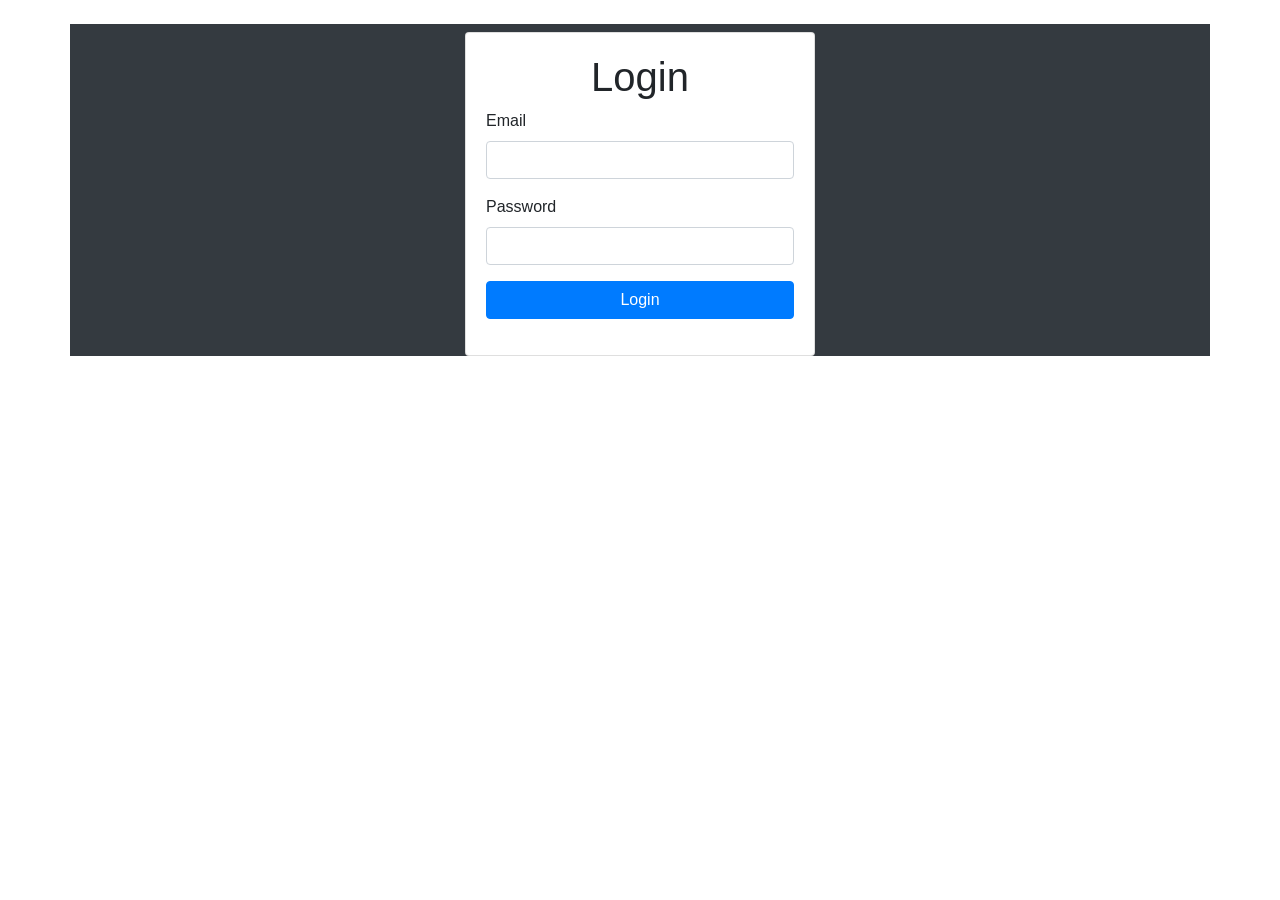
<file: bootstrap/form.html>
<!DOCTYPE html>
<html lang="en">
<head>
    <meta charset="UTF-8">
    <meta name="viewport" content="width=device-width, initial-scale=1.0">
    <title>FORM</title>
    <link rel="stylesheet" href="dist/css/bootstrap.min.css">

</head>
<body>
    <div class="container bg-dark mt-4">
        <div class="row">
            <div class="col-md-4 mx-auto">
                <div class="card card-body mt-2">
                    <h1 class="text-center">Login</h1>
                    <form>
                        <div class="form-group">
                            <label for="email">Email</label>
                            <input type="text" class="form-control">
                        </div>
                        <div class="form-group">
                            <label for="password">Password</label>
                            <input type="password" class="form-control">
                        </div>
                        <div class="form-group">
                            <button class="btn btn-primary btn-block">Login</button>
                        </div>
                    </form>
                </div>
            </div>
        </div>
    </div>
</body>
</html>
</file>
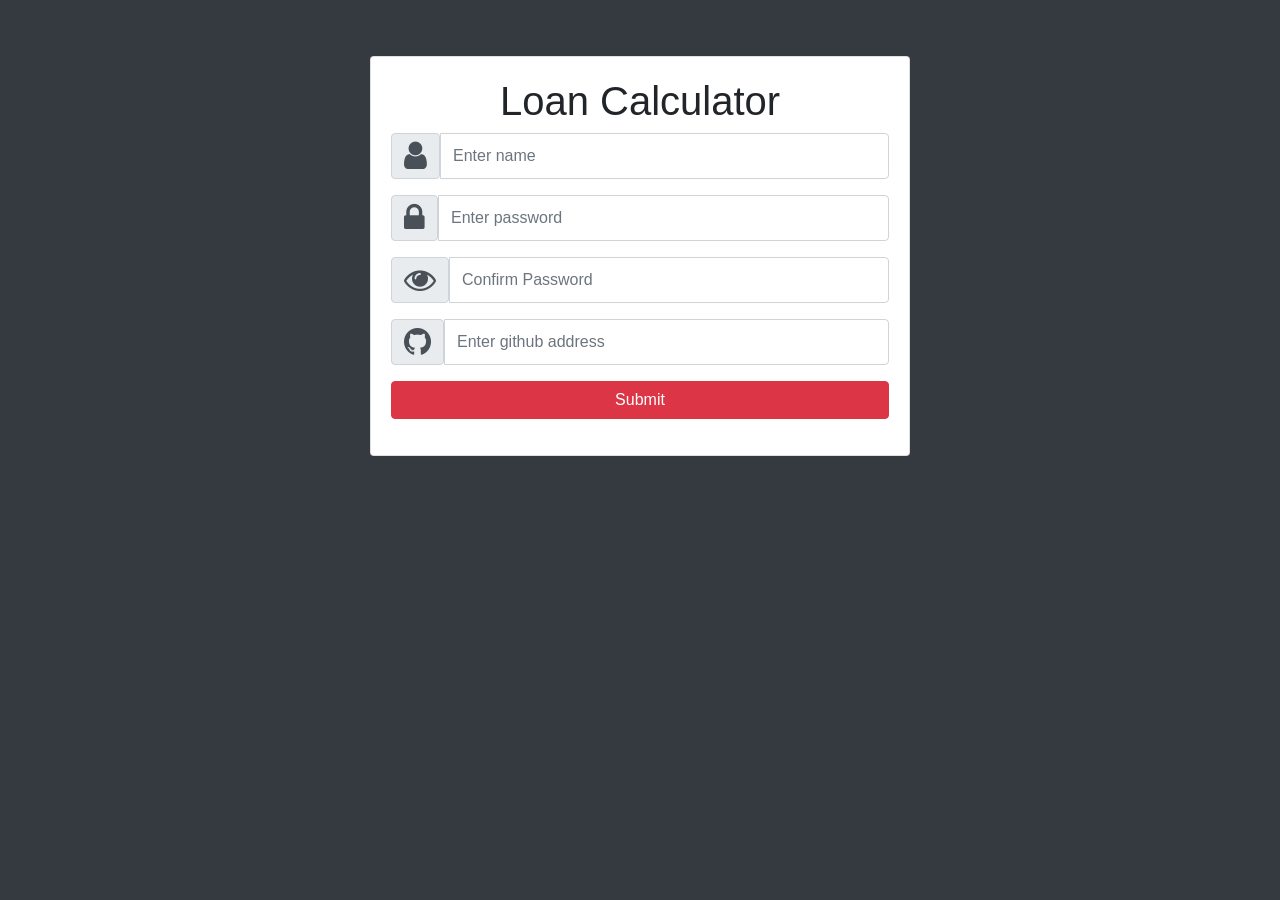
<file: bootstrap/formwithicon.html>
<!DOCTYPE html>
<html lang="en">
<head>
    <meta charset="UTF-8">
    <meta name="viewport" content="width=device-width, initial-scale=1.0">
    <title>Form with icons in bootstrap</title>
    <link rel="stylesheet" href="dist/css/bootstrap.min.css">
    <link rel="stylesheet" href="font-awesome/css/font.css">
</head>
<body class="bg-dark">
    <div class="container mt-2">
<div class="row">
    <div class="col-md-6 mx-auto">
<div class="card card-body text-center mt-5">
    <h1 class="heading display-5">Loan Calculator</h1>
    <form>
        <div class="form-group">
            <div class="input-group">
                <span><div class="input-group-text"><i class="fa fa-user fa-2x"></i></div></span>
                <input type="text" placeholder="Enter name" class="form-control">
            </div>
        </div>
        <div class="form-group">
            <div class="input-group">
                <span><div class="input-group-text"><i class="fa fa-lock fa-2x"></i></div></span>
                <input type="text" placeholder="Enter password" class="form-control">
            </div>
        </div>
        <div class="form-group">
            <div class="input-group">
                <span><div class="input-group-text"><i class="fa fa-eye fa-2x"></i></div></span>
                <input type="text" placeholder="Confirm Password" class="form-control">
            </div>
        </div>
        <div class="form-group">
            <div class="input-group">
                <span><div class="input-group-text"><i class="fa fa-github fa-2x"></i></div></span>
                <input type="text" placeholder="Enter github address" class="form-control">
            </div>
        </div>
        <div class="form-group">
          <button class="btn btn-danger btn-block">Submit</button>
        </div>
    </form>
</div>
    </div>
</div>
    </div>
</body>
</html>
</file>
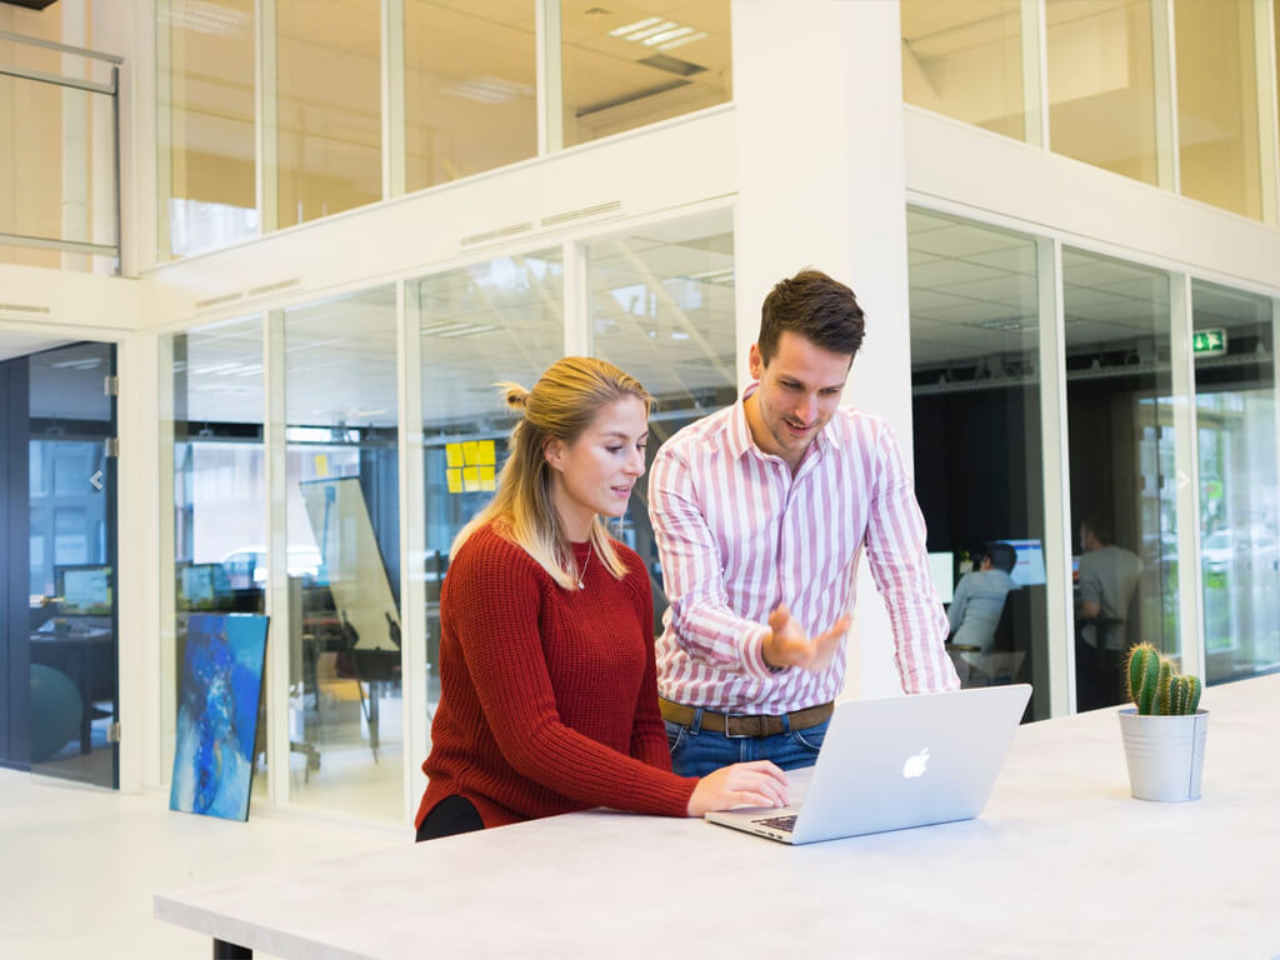
<file: bootstrap/imageslider.html>
<!DOCTYPE html>
<html lang="en">
<head>
    <meta charset="UTF-8">
    <meta name="viewport" content="width=device-width, initial-scale=1.0">
    <title>Image Slider</title>
    <link rel="stylesheet" href="dist/css/bootstrap.min.css">
</head>
<body>
    <div id="carouselExampleControls" class="carousel slide" data-ride="carousel">
        <div class="carousel-inner">
          <div class="carousel-item active">
            <img class="d-block w-100" src="./myimg/blog/blog-4.jpg" alt="First slide">
          </div>
          <div class="carousel-item">
            <img class="d-block w-100" src="./myimg/blog/blog-1.jpg" alt="Second slide">
          </div>
          <div class="carousel-item">
            <img class="d-block w-100" src="./myimg/blog/blog-2.jpg" alt="Third slide">
          </div>
        </div>
        <a class="carousel-control-prev" href="#carouselExampleControls" role="button" data-slide="prev">
          <span class="carousel-control-prev-icon" aria-hidden="true"></span>
          <span class="sr-only">Previous</span>
        </a>
        <a class="carousel-control-next" href="#carouselExampleControls" role="button" data-slide="next">
          <span class="carousel-control-next-icon" aria-hidden="true"></span>
          <span class="sr-only">Next</span>
        </a>
      </div> 
    <script src="dist/js/jquery.min.js"></script>
    <script src="dist/js/bootstrap.min.js"></script>
</body>
</html>
</file>
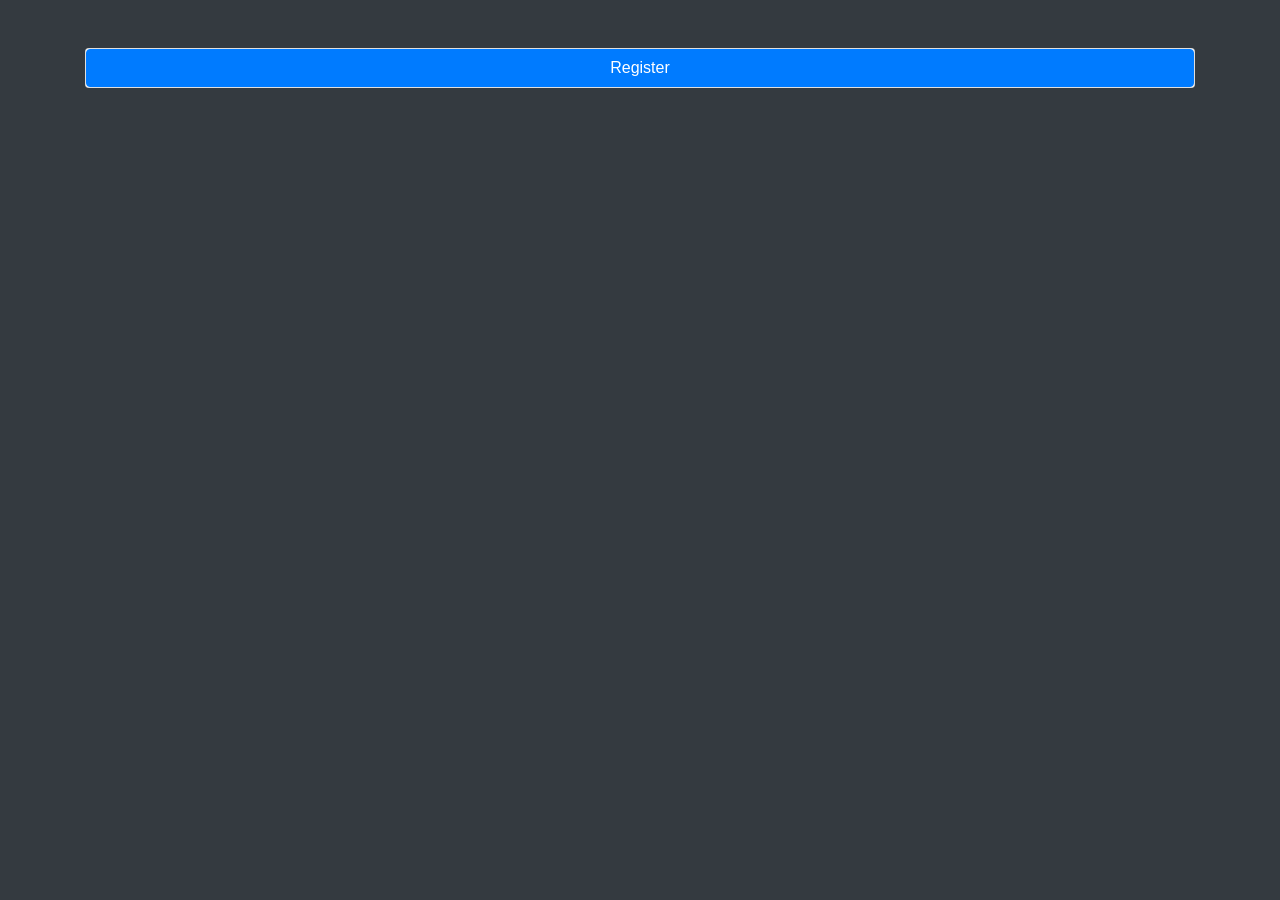
<file: bootstrap/modal.html>
<!DOCTYPE html>
<html lang="en">
<head>
    <meta charset="UTF-8">
    <meta name="viewport" content="width=device-width, initial-scale=1.0">
    <title>MODAL</title>
    <link rel="stylesheet" href="dist/css/bootstrap.min.css">
    <link rel="stylesheet" href="font-awesome/css/font.css">
</head>
<body class="bg-dark">
    <div class="container mt-5">
        <div class="card">
            <!-- Button trigger modal -->
<button type="button" class="btn btn-primary" data-toggle="modal" data-target="#exampleModal">
    Register
  </button>
  
  <!-- Modal -->
  <div class="modal fade" id="exampleModal" tabindex="-1" role="dialog" aria-labelledby="exampleModalLabel" aria-hidden="true">
    <div class="modal-dialog" role="document">
      <div class="modal-content">
        <div class="modal-header">
          <h5 class="modal-title" id="exampleModalLabel">Register</h5>
          <button type="button" class="close" data-dismiss="modal" aria-label="Close">
            <span aria-hidden="true">&times;</span>
          </button>
        </div>
        <div class="modal-body">
            <form>
                <div class="form-group">
                    <div class="input-group">
                        <span><div class="input-group-text"><i class="fa fa-user fa-2x"></i></div></span>
                        <input type="text" placeholder="Enter name" class="form-control">
                    </div>
                </div>
                <div class="form-group">
                    <div class="input-group">
                        <span><div class="input-group-text"><i class="fa fa-lock fa-2x"></i></div></span>
                        <input type="text" placeholder="Enter password" class="form-control">
                    </div>
                </div>
                <div class="form-group">
                    <div class="input-group">
                        <span><div class="input-group-text"><i class="fa fa-eye fa-2x"></i></div></span>
                        <input type="text" placeholder="Confirm Password" class="form-control">
                    </div>
                </div>
                <div class="form-group">
                    <div class="input-group">
                        <span><div class="input-group-text"><i class="fa fa-github fa-2x"></i></div></span>
                        <input type="text" placeholder="Enter github address" class="form-control">
                    </div>
                </div>
                <div class="form-group">
                  <button class="btn btn-danger btn-block">Submit</button>
                </div>
            </form>
        </div>
        
          <button type="button" class="btn btn-secondary" data-dismiss="modal">Close</button>
          <button type="button" class="btn btn-primary">Save changes</button>
        </div>
      </div>
    </div>
  </div>
        </div>
    </div>
    <script src="dist/js/jquery.min.js"></script>
    <script src="dist/js/bootstrap.min.js"></script>
</body>
</html>
</file>
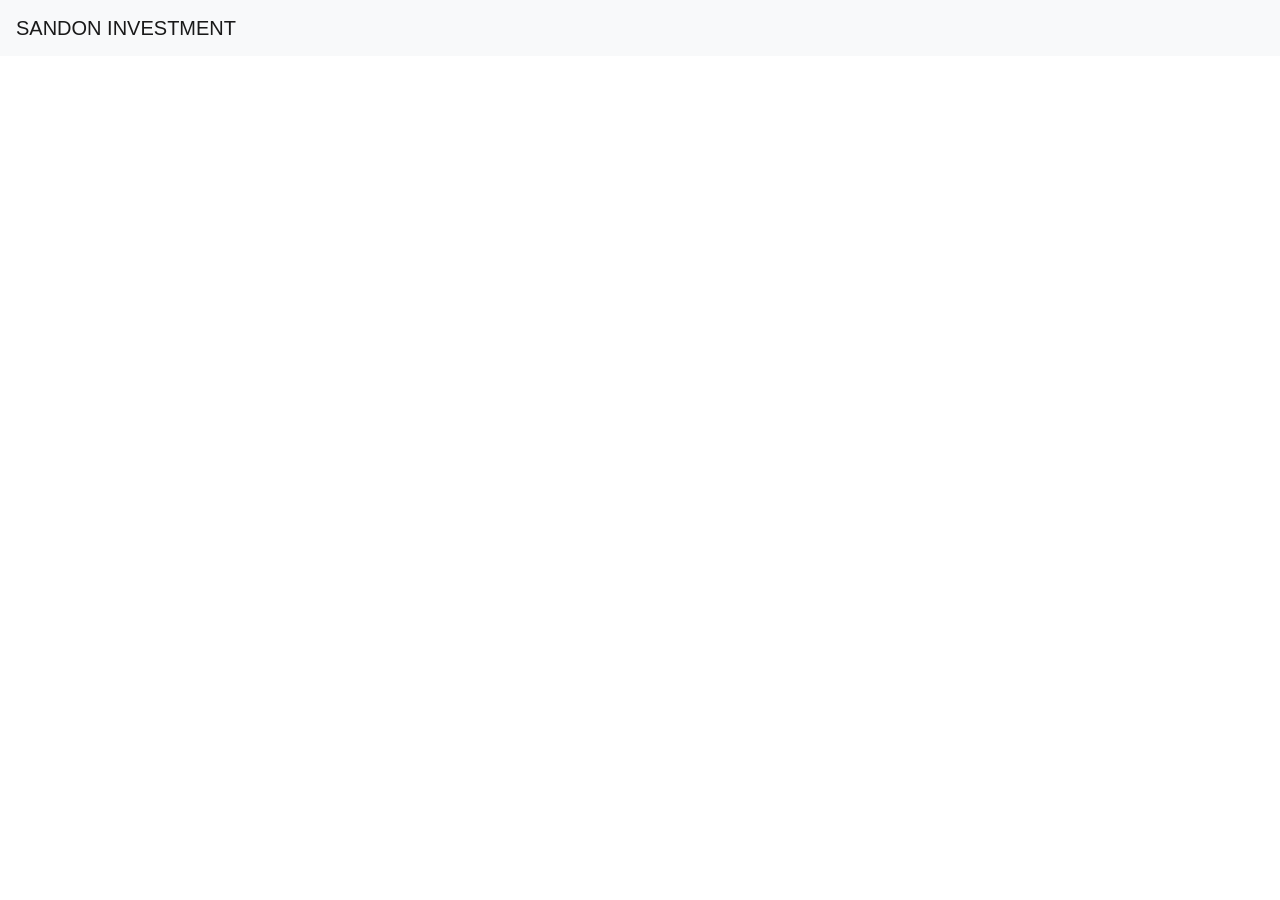
<file: bootstrap/practice.html>
<!DOCTYPE html>
<html lang="en">
<head>
    <meta charset="UTF-8">
    <meta name="viewport" content="width=device-width, initial-scale=1.0">
    <title>practice</title>
    <link rel="stylesheet" href="dist/css/bootstrap.min.css">
    <link rel="stylesheet" href="font-awesome/css/font.css">
</head>
<body>
    <nav class="navbar fixed-top navbar-expand-lg navbar-light bg-light">
        <a class="navbar-brand" href="#">SANDON INVESTMENT</a>
        <button class="navbar-toggler" type="button" data-toggle="collapse" data-target="#navbarSupportedContent"
          aria-controls="navbarSupportedContent" aria-expanded="false" aria-label="Toggle navigation">
          <span class="navbar-toggler-icon"></span>
        </button>
        <div class="collapse navbar-collapse" id="navbarSupportedContent">
            <ul class="navbar-nav mr-auto mt-2 mt-lg-0"></ul>
        </div>
        </nav>
</body>
</html>
</file>
<file: css/style.css>
*{
    margin: 0;
    padding: 0;
    box-sizing: border-box;
}
body{
    font-family: sans-serif;

}
.logo_img{
    width: 130px;
    margin-left: 120px;
    margin-top: 20px;
}
.mybtn{
    border: 2px solid white;
    background-color: transparent;
    padding: 10px;
    border-radius: 5px;
    color: white;
    cursor: pointer;
    width: 130px;
}
.main{
    background: deeppink;
}
.main h2{
    margin-left: 100px;
    font-weight: 900;
    font-size: 60px;
    color: white;
    text-shadow: 0 5px 4px black;
    margin-right: 12px;
    margin-top: 52px;
}
.main p{
    margin-left: 100px;
    font-size: 14px;
    color: white;
    font-weight: 400px;
}
.we{
    background-color: whitesmoke;
    padding: 35px;
border: 1px solid rgb(172,156,156);
border-radius: 0.5rem;
padding-top: 2px;
box-shadow: 4px 4px 5px black;
}
.we:hover{
    transform: translateY(-30px);
    transition: .5 ease-in;
}
.con{ 
    height: 70px;
    background-color:red;
    padding: 20px;
    border-radius: 0.5rem;
    text-align: center;

}
span i{
    font-size: 1rem;
    color: white;
    text-align: center;
}
.wee{
    background-color: white;
    padding: 35px;
border: 1px solid rgb(172,156,156);
border-radius: 0.5rem;
padding-top: 2px;
box-shadow: 4px 4px 5px black;
}
.wee:hover:hover{
    transform: translateY(-30px);
    transition: 2s ease-in;
}
li{
    list-style: none;
}
@media (max-width:412px){
    .main h2{
        margin-left: 40px;
        font-weight: 700;
        font-size: 30px;
        color: white;
        text-shadow: 0 5px 4px black;
        align-items: center;
    }
    .main p{
        margin-left: 40px;
font-size: 14px;
color: white;
    }
    .main button{
        margin-left: -2px;
        font-size: 14px;
    }
}
</file>
<file: mysite.css>
*{
    margin: 0;
    padding: 0;
    box-sizing: border-box;
}
body{
    font-family: sans-serif;
}
.logo_img{
    width: 100px;
    margin-left: 70px;
}
.mybtn{
    border: 2px solid white;
    background-color: transparent;
    padding: 10px;
    border-radius: 5px;
    color: white;
    cursor: pointer;
    width: 130px;
    margin-left: 200px;
    font-weight: 800;
}
/* }
.carousel-item::after{
    content: "";
    display: block;
    position: absolute;
    top: 0;
    bottom: 0;
    left: 0;
    right: 0;
    background:rgba(0,0,0,0.8) ;
} */
.myc{
    font-size: 65px;
    font-weight: 900;
    font-family: Adobe Garamond Pro Bold;
    margin-top: -450px;
}
.myc2{
    font-size: 20px;
    font-weight: 900;
    font-family: Ancillary;
    margin-top: 5px;
    color: yellow;
}
:root{
    --blue:#0abde3;
    --black:#130f40;
    --light-color:#666;
    --border:1rem solid rgba(0,0,0,.1);
    --box-shadow:0 .5rem 1rem rgba(0,0,0,.1);
}
.heading{
    text-align: center;
    padding-bottom: 2rem;
    font-size: 5rem;
    color: var(--black);
    text-transform: capitalize;
    font-family: arial;
    font-weight: 600;
}
.btn{
    margin-top: 1rem;
    display: inline-block;
    padding: .9rem 3rem;
    font-size: 1.7rem;
    cursor: pointer;
    color: #fff;
    background: var(--black);
    border-radius: .5rem;
}
.btn:hover{
    background: var(--blue);
    color: white;
}
html{
    font-size: 62.5%;
}
.services .box-container{
display: grid;
grid-template-columns: repeat(auto-fit, minmax(27rem,1fr));
gap: 1.5rem;
}
.services .box-container .box{
    text-align: center;
    border: var(--border);
    box-shadow: var(--box-shadow);
    border-radius: .5rem;
    padding: 2.5rem;
}
.services .box-container .box:hover{
    background: whitesmoke;
    transition: .7s;
    transform: translateY(-25px);

}
.services .box-container .box img{
    height: 20rem;
}
.services .box-container .box h3{
    font-size: 2.3rem;
    color: var(--black);
}
.services .box-container .box p{
    font-size: 1.4rem;
    color: var(--light-color);
    padding: 1rem 0;
    line-height: 1.8;
}
section{
padding: 2rem 9%;
}



.about .row{
    display: flex;
    align-items: center;
    flex-wrap: wrap;
    gap:1.5rem;
}

.about .row .image{
    flex:1 1 42rem;
}

.about .row .image img{
    width:100%;
}

.about .row .content{
    flex:1 1 42rem;
} 

.about .row .content h3{
    color:var(--black);
    font-size: 3.5rem;
    line-height: 1.8;
}

.about .row .content p{
    color:var(--light-color);
    font-size: 1.4rem;
    line-height: 1.8;
    padding:1rem 0;
}

.plan .box-container{
    display: grid;
    grid-template-columns: repeat(auto-fit, minmax(27rem, 1fr));
    gap:1.5rem;
}

.plan .box-container .box{
    border:var(--border);
    box-shadow: var(--box-shadow);
    border-radius: .5rem;
    text-align: center;
    padding:2.5rem 2rem;    
}

.plan .box-container .box .title{
    font-size: 2rem;
    color:var(--black);
}

.plan .box-container .box img{
    height: 20rem;
}

.plan .box-container .box .price{
    font-size: 6rem;
    color:var(--black);
    font-weight: bolder;
}

.plan .box-container .box .price span{
    font-size: 2.5rem;
    font-weight: normal;
}

.plan .box-container .box ul{
    padding:1rem 0;
    list-style: none;
}

.plan .box-container .box ul li{
    padding:1rem 0;
    font-size: 1.7rem;
    color:var(--light-color);
}

.review .box-container{
    display: grid;
    grid-template-columns: repeat(auto-fit, minmax(27rem, 1fr));
    gap:1.5rem;
}

.review .box-container .box{
    text-align: center;
    padding:2rem;
    border-radius: .5rem;
    box-shadow: var(--box-shadow);
    border:var(--border);
}

.review .box-container .box img{
    height: 7rem;
    width: 7rem;
    border-radius: 50%;
    object-fit: cover;
}

.review .box-container .box h3{
    font-size: 2.3rem;
    color:var(--black);
    padding-top: 1rem;
}

.review .box-container .box p{
    font-size: 1.4rem;
    color:var(--light-color);
    padding: 1rem 0;
    line-height: 1.8;
}

.review .box-container .box .stars{
    padding-top: .5rem;
}

.review .box-container .box .stars i{
    font-size: 1.7rem;
    color:var(--blue);
}

.contact .row{
    display: flex;
    align-items: center;
    flex-wrap: wrap;
    gap:1.5rem;
}

.contact .row .image{
    flex:1 1 42rem;
}

.contact .row .image img{
    width:100%;
}

.contact .row form{
    flex:1 1 42rem;
    border-radius: .5rem;
    border:var(--border);
    box-shadow: var(--box-shadow);
    padding:2rem;
    text-align: center;
} 

.contact .row form h3{
    color:var(--black);
    font-size: 3rem;
}

.contact .row form .box{
    width: 100%;
    margin:.8rem 0;
    padding:1rem 1.5rem;
    border-radius: .5rem;
    border:var(--border);
    text-transform: none;
    font-size: 1.4rem;
}

.contact .row form .box:focus,
.contact .row form .box:hover{
    border-color: var(--blue);
}

.contact .row form textarea{
    height: 15rem;
    resize: none;
}

.footer{
    text-align: center;
    padding-bottom: 8rem;
}

.footer .share{
    padding:1rem 0;
}

.footer .share a{
    color:var(--black);
    font-size: 4rem;
    margin:1rem;
}

.footer .share a:hover{
    color:var(--blue);
}

.footer .credit{
    padding:2rem 1rem;
    text-align: center;
    font-size: 2rem;
    color:var(--black);
}

.footer .credit span a{
    background-color:var(--blue);
    color: white;
    padding-left: 5px;
    padding-right: 5px;
}

.footer .credit span a:hover{
    background-color:indigo;
    color: white;
    padding: 5px;
}












@media (max-width:412px){
    .mybtn{
        margin-left: 0;
    }
    .logo_img{
        margin-left: 0;
    }
}
</file>
<file: myform.css>
*{
    margin: 0;
    padding: 0;
    box-sizing: border-box;
    font-family: 'Poppins', sans-serif;
}
body{
    background: #ecf0f3;
}
.wrapper{
    max-width: 350px;
    min-height: 400px;
    margin: 80px auto;
    padding: 40px 30px 30px 30px;
    background-color: #ecf0f3;
    border-radius: 15px;
    box-shadow: 13px 13px 20px #cbced1, -13px -13px 20px #fff;
}
.logo{
    width: 80px;
    margin: auto;
}
.logo img{
    width: 100%;
    height: 80px;
    object-fit: cover;
    border-radius: 50%;
    box-shadow: 0px 8px 8px black;
}
.wrapper .name{
    font-weight: 600;
    font-size: 1.4rem;
    letter-spacing: 1.3px;
    padding-left: 10px;
    color: #555;
}
.wrapper .form-field input{
    width: 100%;
    display: block;
    border: none;
    outline: none;
    background: none;
    font-size: 1.2rem;
    color: #666;
    padding: 10px 15px 10px 10px;
}
.wrapper .form-field{
    padding-left: 10px;
    margin-bottom: 20px;
    border-radius: 20px;
    box-shadow: inset 8px 8px  8px #cbced1 ,inset -8px -8px 8px #fff;
}
.wrapper .form-field .fa{
    color: #555;
}
.wrapper .btn{
    box-shadow: none;
    width: 100%;
    height: 40px;
    background-color: #03A9f4;
    color: white;
    border-radius: 25px;
    box-shadow: 3px 3px 3px #b1b1b1;
    letter-spacing: 1.3px;

}
.wrapper .btn:hover{
    background-color: #039BE5;
}
@media (max-width:421px){
    .wrapper{
        margin: 30px 20px;
        padding: 40px 15px 15px 15px;
    }
}
</file>
<file: project.css>
*{
margin: 0;
padding: 0;
box-sizing: border-box;
}
/* 1st header starts */

.first{
    display: flex;
justify-content: space-between;
background: white;
width: auto;
}
.navbar{
    background: whitesmoke;
    height:13vh;
}
.navbar h2{
    margin-left: 60px;
}
.okay{
    margin-top: 5px;
    margin-left: 30px;
}
header .icons a{
    margin: 10px;
}
.new{
    display: flex;
    margin-left: 80px;
    top: 2px;

}
.icons{
    margin-right:100px ;
}
.icons .we{
    background-color: grey;
    border-radius: 50%;
    border: 1px lightblue grey;
    padding: 13px;

}
.icons .wee{
background-color: grey;
border-radius:5px ;
}
/* 1st header ends */

/* navbar starts here */
.second{
    display: flex;
    margin-top: 8px;
}
.second .logo{
    margin-left: 60px;
}
.navv ul li{
    display: inline-block;
    margin-left: 20px;
}

.navv{
    margin-left: 610px;
    
}
.navbar h2{
    letter-spacing: 3px;
    font-weight:350 ;
color: royalblue;
}
.navbar{
    position: fixed;

}
/* .cap h2{
    margin-right: 560px;
    font-size: 60px;
    color: blue;
    margin-bottom: 20px;
    font-family: monospace;
    font-weight: bolder;
}
.cap p{
    font-weight: 700;
    margin-right: 450px;
    color: red;
}
.cap .vibez{
    color: black;
    font-family: sans-serif;
}
.cap{

    margin-bottom: 220px;
    margin-right: 100px;
} */

/* .caption{
    margin-bottom: 200px;
} */
 /* section{
   background: black;
   height: 600px; 
   overflow: hidden;
   width: 100vw;
} 
.over img{
    opacity:  0.4 ;
} */
 .carousel-caption h2{
    color:#fff;
    font-size: 70px;
    font-family: serif;
    margin-bottom: 700px;
    /* margin-right: 2900px; */
    font-weight: 200;
    text-align: end;
    margin-right: 700px;
    
} 
.carousel-caption p{
    margin-bottom: 570px;
    margin-right: 600px;
    color: lightblue;
    font-weight: 700;
    font-size: 15px;
}
.carousel-caption  button{
    width: 130px;
    padding: 6px;
    color: white;
    background: purple;
    font-weight: 500;
    border: none;
    margin-top: 5px;
}
.aboutus{
    margin-top: 15px;
}
.about-us{
    display: flex;
    justify-content: space-around;

}
.aboutus h1{
    text-align: center;
    margin-left: 30px;
}
.aboutus img{
  
  height: 70vh; 
  margin-left: 170px;
}
.info{
    margin-left: 50px;
}
.info h2{
    text-align: center;
    margin-top: 30px;
    color: grey;
}
.info p{
    color: grey;
    font-weight: 400;
    font-style: italic;
    margin-left: 160px;
}
.info img{
    width: 100px;
    height: 13vh;
    margin-right: 10px;
}
.lorem{
display: flex;
}
.lorem .ig{
background: grey;
}
.lorem2{
    display: flex;
}
</file>
<file: projectbox.css>
.container{
    height: auto;
    display: flex;
    flex-direction:row;
    flex-flow: wrap;
}
/* aside{
    background: rgba(245, 245, 245, 0.322);
} */
.box{
    width: 375px;
    height: 280px;
    background: white;
    margin:2px;
    border: black;

}

.box i{
    color: lightblue;
    font-weight: 500;
    font-size: 25px;
    margin-left: 8px;
}
.box h5{
    color:lightseagreen;
    font-family:Arial, Helvetica, sans-serif ;
    margin-left: 10px;
    font-size: 27px;
    font-weight: 100;
}
.box p{
    margin-left: 20px;
    margin-top:30px ;
    color:silver;
}
.review{
        height: auto;
        display: flex;
        justify-content: space-around;
        justify-content: center;
        flex-direction:row;
        flex-flow: wrap;
        height: ;
        background: cadetblue;
    }
    .box-1{
        width: 230px;
        height: 150px;
        background: white;
        margin: 25px;
        box-sizing: border-box;
        border: black;
        margin-left: 20px;
    
    }
    .box-2{
        width: 230px;
        height: 150px;
        background: white;
        margin: 25px;
        box-sizing: border-box;
        border: black;
    }
    .box-3{
        width: 230px;
        height: 150px;
        background:white;
    margin: 25px;
        box-sizing: border-box;
        border: black;
    }
    .box-4{
        width: 210px;
        height: 150px;
        background: white;
        margin: 25px;
        box-sizing: border-box;
        border: black;
    }
    .review h2{
        text-align: center;
        margin-top: 30px;
        color: blue;
        font-weight: bold;
        font-size: 45px;
    }
    .review p{
        text-align: center;
        color: crimson;
        font-weight: 600;
    }
    /* services */
    header{
        background: rgba(255, 255, 255, 0.418);
    }
.title h1{
    text-align: center;
}
.service{
    border-radius: .3em;
    background-color: white;
    text-align: center;
}
.section-title{
    text-align: center;
    margin-top: 1em;
    background-color: ;
    padding: .5em 0;
    border-radius: .3em;
}
.service .fa{
    font-size: 3rem;
    color: steelblue;
    background: whitesmoke;
    padding: 10px;
    width:90px;
    border-radius: 50px;
    box-shadow: 3px solid black;
}
p{
    color: rgba(0, 0, 0, 0.322);
    font-weight: 600;
    font-size: 15px;
}
.container{
    height: 60vh;
}
.we{
    font-size: 12px;
}
.service{
    border-radius: .3em;
    background-color: rgba(65, 105, 225, 0.308);
    text-align: center;
    padding: 3em 2em 1em 2em;
}
.section-title strong{
    text-align: center;
  
}
.service .fa{
    font-size: 2rem;
    color: steelblue;
    background: black;
    padding: 10px;
    width:90px;
    border-radius: 50px;
    box-shadow: 3px solid black;
}
p{
    color: rgba(0, 0, 0, 0.322);
    font-weight: 600;
    font-size: 15px;
}
.om{
    width: 370px;
}
.omomi{
width: 368px;
 margin-left: 15px;
}
.omomii{
width: 355px;
 margin-left: 5px;
}
.omomio{
    width: 345px;
    margin-left: -16px;
}
.omomy{
    margin-left: -20px;
    width: 345px;
}

section{
    height: 90vh;
}
    /* services end */
  

    /* portfolio */

.portfolio p{
    text-align: center;
    color: lightseagreen;
    font-weight: 500;
}
.btnn {
    margin-left: 400px;
    margin-top: 40px;
}
.btnn button{
    margin-left: 5px;
    border: none;
}
.one img{
    width: 450px;
}
.two img{
    width: 450px;
}
.third img{
    width: 450px;
}










/* team */
main{
    height: 90vh;
    background: slategray;
}
.gossip img{
width: 300px;
margin-left: 20px;
}
.olaa{
    margin-left: -40px;
}
.olawa{
    margin-left: 90px;
}
.olaw{
    margin-left: 50px;
}
.ola{
    margin-left: 50px;
}
.mujaaa{
    background: lightslategray;
}
}
.mujaa  ul li{
    display: inline-block;
    align-items: center;
}

/* our team */







/* FAQ */
.aa h2{
    text-align: center;
}
.container{
    height: 90vh;
   
}
aside{
    background: rgba(245, 245, 245, 0.918); 
height: 110vh;
}
.aside{
    margin-left: 250px;
}
.col-md-6 {
    font-weight: 450;
     font-size: 30px;
}
.aside h2{
    text-align: center;
 margin-bottom: 15px;
}
.faq{
    color: white;
}
.col-md-6 h5{
    color: ;
}
.olu{
    margin-left: -110px;
}
/* FAQ ends */

/* contact starts */
.review{
    height: auto;
    display: flex;
    justify-content: space-around;
    justify-content: center;
    flex-direction:row;
    flex-flow: wrap;
    height: ;
}

.flow{
    margin-right: 50px;
    justify-content: space-around;
}
.owu{
    margin-left: -12px;
}

.boxes{
display: flex;
margin-left: 170px;
}
.boxes i{
    margin-left: 120px;
}
.boxes h2{
    margin-left: 90px;
}
.mess{
    display: flex;
}
.box-001{
    width: 400px;
    background: white;
}
.box-002{
    width: 300px;
    background: white;
    margin-left: 30px;
}
.box-003{
    width: 300px;
    background: white;
    margin-left: 50px;
}
.box-001 i{
    font-size: 60px;
     margin-left: 200px;
      margin-top: 3px;
       color: royalblue;
}
.box-001 h2{
    margin-left: 160px;
    font-weight: 800;
}
.box-002 i{
    font-size: 50px;
     margin-left: 120px;
      margin-top: 9px;
       color: royalblue;
}
.box-002 h2{
margin-left: 110px;
font-weight: 800;
}
.box-003 i{
    font-size: 60px;
     margin-left: 110px;
      margin-top: 6px;
       color: royalblue;
}
.box-003 h2{
font-weight: 800;
}

.name input{
   width: 400px;
   border: 3px solid skyblue;
    padding: 5px; 
    margin-left:165px ;
}
.email input{
width: 650px;
border: 3px solid skyblue; 
padding: 5px; 
margin-left:35px ;"

}
header{
    height: 90vh;
    background: cornflowerblue;
    height: 90vh;
    margin-left: 1px
} 
.sub input{
   width: 1130px;
   border: 3px solid skyblue; 
   padding: 5px;
    margin-left: 130px; "
}
.sub #messa{
    width: 1090px;
   border: 3px solid skyblue; 
   padding: 5px;
    margin-left: 160px;
}
.sub #messag{
padding: 40px;
border: 3px solid skyblue;
 margin-left: 160px; 
 width: 1090px;"
}
.sub button{
    background: royalblue;
     width: 200px;
      padding: 5px;
       margin-left: 600px;
       border: none; 
       color: white;
        font-weight: 600;"
}
 /* footer */
.ol ul li{
    list-style: none;
}

nav{
background:cornflowerblue;
    height: 90vh;
}

footer{
    background: black;
}
footer .container{
    height: 400px;
}
.foot h1{
    font-size: 50px;  
    color: rgba(65, 105, 225, 0.692);
}
.foot p{
  color: white;

}
.foot i{
color: white;
font-size:35px

}
.ol{
color: white; 
text-align: center;
 margin-top: 40px;
}
.ol h5{
    font-size: 25px;
}
.ol ul li{
    list-style: none;
    color: white;
    font-size: 18px;

}
.ol ul li a{
    color: white;
}
.olms h5{
  color: white;
   margin-top: 48px;
}
.olms b{
    color: white;
     font-weight: 400;
}

.input-group{
    margin-top: 30px;"
}
.input-group-text{
background: rgb(10, 156, 247);
 color: white;
}







@media (max-width:412px){
    .icons{
        display: none;
    }
    .new{
        display: flex;
    
    }
    .new i{
    justify-content: center;
    }
    
    .new .okay{
        margin-left:55px;
        margin-top: 5px;
    }
 .okyy{
        margin-left: -40px;
    }
.okyy{
    font-size: 10px;
    margin-top: 2px;
    margin-left: -29px;
}
.okay{
    font-size: 10px;
    margin-top: 28px;
}
.navbar{
    background: royalblue;
    margin-top: 1px;
    height: 8vh;
}
    .navbar h2{
        font-size: 18px;
        margin-left: 4px;
    }
    .navbar  button span{
        color: royalblue;
        margin-left: -1900px;
    }
.collapse{
    background: rgba(101, 7, 224, 0.719);
}


.about-us{
display: table-row;
}
.aboutus h1{
    margin-left: -70px;
    font-size:25px ;
}
.aboutus img{
    width: 410px;
  height: 70vh; 
  margin-left: -50px;
}
.info{
    display: table-row;
    margin-top: -40px;
    margin-left: -950px;
}
.info h2{
    font-weight: 600;
    color: grey;
    margin-left: -30px;
    font-size: 25px;
}
.info p{
    color: grey;
    font-weight: 400;
    font-size: 9px;
    font-style: italic;
    margin-left: 8px;

}
.info img{
    width: 70px;
    height: 12vh;
    margin-left: 10px;
}
.lorem{
display: flex;
margin-top: -40px;
}
.lorem .ig{
background: grey;
}
.h i{
    font-size: 9px;
    margin-left: -10px;
    margin-bottom: 16px;
    font-weight: 500;
}
.h h2{
    font-size: 15px;
}
.boxer{
    height: 400vh;
}
.box{
    width: 270px;
    height: 330px;
    background: white;
    margin:30px;
    border: black;
    margin-left: 30px;

}

.box i{
    color: lightblue;
    font-weight: 500;
    font-size: 25px;
    margin-left: 8px;
}
.box h5{
    color:lightseagreen;
    font-family:Arial, Helvetica, sans-serif ;
    margin-left: 10px;
    font-size: 27px;
    font-weight: 100;
}
.box p{
    margin-left: 20px;
    margin-top:30px ;
    color:silver;
}
nav{
background:cornflowerblue;
height:10vh ;
}
.box-1{
    width: 230px;
    height: 150px;
    background: white;
    margin: 25px;
    box-sizing: border-box;
    border: black;
    margin-left: -50px;

}
.box-2{
    width: 230px;
    height: 150px;
    background: white;
    margin: 25px;
    box-sizing: border-box;
    border: black;
    margin-left: -37px;
}
.box-3{
    width: 230px;
    height: 150px;
    background:white;
margin: 25px;
    box-sizing: border-box;
    border: black;
    margin-left: -37px;
}
.box-4{
    width: 210px;
    height: 150px;
    background: white;
    margin: 25px;
    box-sizing: border-box;
    border: black;
    margin-left: -37px;
}

.service{
    border-radius: .3em;
    background-color: white;
  
}
.section-title{
    text-align: center;
    margin-top: 1em;
    background-color: ;
    padding: .5em 0;
    border-radius: .3em;
}
.service .fa{
    font-size: 1rem;
    color: steelblue;
    background: whitesmoke;
    padding: 10px;
    width:90px;

    
}
 .service p{
    color: rgba(0, 0, 0, 0.322);
    font-weight: 600;
    font-size: 15px;
}
.container{
    height: 60vh;
}
.we{
    font-size: 12px;
}
.service{
    border-radius: .3em;
    background-color: rgba(65, 105, 225, 0.308);
    text-align: center;
    margin: 20px;
padding: .5rem;
    
}
.section-title strong{
margin-left: -680px;
  
}
.service .fa{
    font-size: 2rem;
    color: steelblue;
    background: black;
    padding: 10px;
    width:90px;
    border-radius: 50px;
    box-shadow: 3px solid black;
}
p{
    color: rgba(0, 0, 0, 0.322);
    font-weight: 600;
    font-size: 15px;
}

section{
    height: 360vh;
    background:lightblue;
}
.om{
    width: 250px;
}
.omo{
    width: 250px;
}
.omom{
    width: 250px;
}
.omoi{
    width: 250px;
}
.omomy{
    width: 250px;
    
    }
    .omomii{
    width: 245px;
    margin-left: 35px;
    }
    .omomio{
        width: 245px;
        margin-left: 35px;
    
    }
    .omomi{
        width: 245px;
        margin-left: 35px;
    }
    article{
        height: 390vh;
        background: rgba(32, 178, 171, 0.349);
    }
    .portfolio p{
        text-align: center;
        color:white;
        font-weight: 500;
        font-size: 12px;
        margin-left: -100px;
    }
    .portfolio h2{
        margin-left: -60px;
    }
    .btnn {
        margin-left: 400px;
        margin-top: 40px;
    }
    .btnn button{
        margin-left: 5px;
        border: none;
    }
    .one img{
        width: 250px;
        margin: 10px;
        margin-left: -20px;
    }
    .two img{
        width: 250px;
        margin: 10px;
        margin-left: -20px;
    }
    .third img{
        width: 250px;
        margin: 10px;
        margin-left:-20px ;
    }
    main{
        height: 220vh;
        background: slategray;
    }
    .gossip img{
    width: 180px;
    margin-left: 20px;
    }
.olaa{
    margin-left: 50px;
}
.olawa{
    margin-left: 50px;
}
.olaw{
    margin-left: 50px;
}
.ola{
    margin-left: 50px;
}
main{
    height: 220vh;
}
.ourteam p{
    font-size:14px ;
    color: lightblue;
    margin-left: -80px;
}
aside{
    background:whitesmoke; 
height: 180vh;
}
.col-md-6 {
    font-weight: 450;
     font-size: 14px;
}
.aa h2{
    text-align: center;
 margin-bottom: 15px;
 font-size: 20px;
 margin-left: -90px;
}
.butt h5{
    font-size: 15px;
}
.buttt h5{
    font-size: 15px;
}
.butttt h5{
    font-size: 15px;
}
.butt p{
    font-size: 11px;
}
.buttt p{
font-size: 11px;
}
.buttt p{
font-size: 11px;
}
.butttt .olu{
    margin-right: 90px;
}

.boxes{
    display: table-row;
    
    }
    .boxes i{
        margin-left: 120px;
    }
    .boxes h2{
        margin-left: 90px;
    }
    .mess{
        display: flex;
    }
 

    header{
        height: 170vh;
        background: cornflowerblue;
        
        margin-left: 1px
    } 

    .mess{
        display: table-row;
    }
    .box-001{
        width: 200px;
        background: white;
        margin-left: 60px;
    }
    .box-002{
        width: 200px;
        background: white;
        margin-left: 60px;
    }
    .box-003{
        width: 200px;
        background: white;
        margin-left: 60px;
    }
    .box-001 i{
        font-size: 60px;
         margin-left: 100px;
          margin-top: 3px;
           color: royalblue;
    }
    .box-001 h2{
        margin-left: 40px;
        font-weight: 700;
    }
    .box-002 i{
        font-size: 50px;
         margin-left: 70px;
          margin-top: 9px;
           color: royalblue;
    }
    .box-002 h2{
    margin-left: 50px;
    font-weight: 700;
    }
    .box-003 i{
        font-size: 60px;
         margin-left: 70px;
          margin-top: 6px;
           color: royalblue;
    }
    .box-003 h2{
    font-weight: 700;
    margin-left: 40px;
    }

    .mess{
        display: table-row;
    }
    .name input{
        width: 270px;
    border:none ;
         padding: 3px; 
         margin-left:25px ;
     }
     .email input{
     width: 270px;
   border: none;
     padding: 3px; 
     margin-left:25px ;
     margin-top: 8px;
     
     }

     .sub #messa{
         width: 270px;
        border:none; 
        padding: 5px;
         margin-left: 25px;
     }
     .sub #messag{
     padding: 40px;
     border: none;
      margin-left: 25px; 
      width: 270px;"
     }
     .sub button{
        background: royalblue;
         width: 170px;
          padding: 5px;
           margin-left: 70px;
           border: none; 
           color: white;
            font-weight: 600;"
    }
     .aside{
        margin-left: 1px;
    }
    .olu{
        margin-left: -5px;
    }

    footer{
        background: black;
    }
    footer .container{
        height: 250vh;
    }
    .foot h1{
        font-size: 40px;  
        color: rgba(65, 105, 225, 0.692);
        font-weight: 300;
    }
    .foot p{
      color: white;
      font-size: 16px;
      font-weight: 200;
    
    }
    .foot i{
    color: white;
    font-size:20px
    
    }
    .foot{
        margin-top: -160px;
    }


    .ol{
        color: white; 
       margin-left: -160px;
         margin-top: -10px;
        }
        .ol h5{
margin-left: 50px;
font-weight: 300;
        }
        .ol ul li{
            list-style: none;
            color: white;
            font-size: 18px;
            font-weight: 300;
        
        }
        .ol ul li a{
            color: white;
        }
        .olms h5{
          color: white;
           margin-top: 48px;
        }
        .olms b{
            color: white;
             font-weight: 200;
             font-size: 12px;
        }
        .olms{
            margin-top: -80px;
        }
        
        .input-group{
            margin-top: 30px;"
        }
        .input-group-text{
        background: rgb(10, 156, 247);
         color: white;
        }
</file>
<file: bootstrap/completeweb.css>
.service{
    border-radius: .3em;
    background-color: #34495e;
    text-align: center;
    padding: 3em 2em 1em 2em;
}
.section-title{
    text-align: center;
    margin-top: 1em;
    background-color: white;
    padding: .5em 0;
    border-radius: .3em;
}
.service .fa{
    font-size: 5rem;
    color: white;
}
p{
    color: white;
    font-weight: 600;
    font-size: 15px;
}
.container{
    height: 60vh;
}
.we{
    font-size: 12px;
}
.section-tag{
    color: white;
    font-weight: 600;
}
</file>
<file: font-awesome/css/font.css>
/*!
 *  Font Awesome 4.7.0 by @davegandy - http://fontawesome.io - @fontawesome
 *  License - http://fontawesome.io/license (Font: SIL OFL 1.1, CSS: MIT License)
 */
/* FONT PATH
 * -------------------------- */
@font-face {
  font-family: 'FontAwesome';
  src: url('../fonts/fontawesome-webfont3e6e.eot?v=4.7.0');
  src: url('../fonts/fontawesome-webfontd41d.eot?#iefix&v=4.7.0') format('embedded-opentype'), url('../fonts/fontawesome-webfont3e6e.woff2?v=4.7.0') format('woff2'), url('../fonts/fontawesome-webfont3e6e.woff?v=4.7.0') format('woff'), url('../fonts/fontawesome-webfont3e6e.ttf?v=4.7.0') format('truetype'), url('../fonts/fontawesome-webfont3e6e.svg?v=4.7.0#fontawesomeregular') format('svg');
  font-weight: normal;
  font-style: normal;
}
.fa {
  display: inline-block;
  font: normal normal normal 14px/1 FontAwesome;
  font-size: inherit;
  text-rendering: auto;
  -webkit-font-smoothing: antialiased;
  -moz-osx-font-smoothing: grayscale;
}
/* makes the font 33% larger relative to the icon container */
.fa-lg {
  font-size: 1.33333333em;
  line-height: 0.75em;
  vertical-align: -15%;
}
.fa-2x {
  font-size: 2em;
}
.fa-3x {
  font-size: 3em;
}
.fa-4x {
  font-size: 4em;
}
.fa-5x {
  font-size: 5em;
}
.fa-fw {
  width: 1.28571429em;
  text-align: center;
}
.fa-ul {
  padding-left: 0;
  margin-left: 2.14285714em;
  list-style-type: none;
}
.fa-ul > li {
  position: relative;
}
.fa-li {
  position: absolute;
  left: -2.14285714em;
  width: 2.14285714em;
  top: 0.14285714em;
  text-align: center;
}
.fa-li.fa-lg {
  left: -1.85714286em;
}
.fa-border {
  padding: .2em .25em .15em;
  border: solid 0.08em #eeeeee;
  border-radius: .1em;
}
.fa-pull-left {
  float: left;
}
.fa-pull-right {
  float: right;
}
.fa.fa-pull-left {
  margin-right: .3em;
}
.fa.fa-pull-right {
  margin-left: .3em;
}
/* Deprecated as of 4.4.0 */
.pull-right {
  float: right;
}
.pull-left {
  float: left;
}
.fa.pull-left {
  margin-right: .3em;
}
.fa.pull-right {
  margin-left: .3em;
}
.fa-spin {
  -webkit-animation: fa-spin 2s infinite linear;
  animation: fa-spin 2s infinite linear;
}
.fa-pulse {
  -webkit-animation: fa-spin 1s infinite steps(8);
  animation: fa-spin 1s infinite steps(8);
}
@-webkit-keyframes fa-spin {
  0% {
    -webkit-transform: rotate(0deg);
    transform: rotate(0deg);
  }
  100% {
    -webkit-transform: rotate(359deg);
    transform: rotate(359deg);
  }
}
@keyframes fa-spin {
  0% {
    -webkit-transform: rotate(0deg);
    transform: rotate(0deg);
  }
  100% {
    -webkit-transform: rotate(359deg);
    transform: rotate(359deg);
  }
}
.fa-rotate-90 {
  -ms-filter: "progid:DXImageTransform.Microsoft.BasicImage(rotation=1)";
  -webkit-transform: rotate(90deg);
  -ms-transform: rotate(90deg);
  transform: rotate(90deg);
}
.fa-rotate-180 {
  -ms-filter: "progid:DXImageTransform.Microsoft.BasicImage(rotation=2)";
  -webkit-transform: rotate(180deg);
  -ms-transform: rotate(180deg);
  transform: rotate(180deg);
}
.fa-rotate-270 {
  -ms-filter: "progid:DXImageTransform.Microsoft.BasicImage(rotation=3)";
  -webkit-transform: rotate(270deg);
  -ms-transform: rotate(270deg);
  transform: rotate(270deg);
}
.fa-flip-horizontal {
  -ms-filter: "progid:DXImageTransform.Microsoft.BasicImage(rotation=0, mirror=1)";
  -webkit-transform: scale(-1, 1);
  -ms-transform: scale(-1, 1);
  transform: scale(-1, 1);
}
.fa-flip-vertical {
  -ms-filter: "progid:DXImageTransform.Microsoft.BasicImage(rotation=2, mirror=1)";
  -webkit-transform: scale(1, -1);
  -ms-transform: scale(1, -1);
  transform: scale(1, -1);
}
:root .fa-rotate-90,
:root .fa-rotate-180,
:root .fa-rotate-270,
:root .fa-flip-horizontal,
:root .fa-flip-vertical {
  filter: none;
}
.fa-stack {
  position: relative;
  display: inline-block;
  width: 2em;
  height: 2em;
  line-height: 2em;
  vertical-align: middle;
}
.fa-stack-1x,
.fa-stack-2x {
  position: absolute;
  left: 0;
  width: 100%;
  text-align: center;
}
.fa-stack-1x {
  line-height: inherit;
}
.fa-stack-2x {
  font-size: 2em;
}
.fa-inverse {
  color: #ffffff;
}
/* Font Awesome uses the Unicode Private Use Area (PUA) to ensure screen
   readers do not read off random characters that represent icons */
.fa-glass:before {
  content: "\f000";
}
.fa-music:before {
  content: "\f001";
}
.fa-search:before {
  content: "\f002";
}
.fa-envelope-o:before {
  content: "\f003";
}
.fa-heart:before {
  content: "\f004";
}
.fa-star:before {
  content: "\f005";
}
.fa-star-o:before {
  content: "\f006";
}
.fa-user:before {
  content: "\f007";
}
.fa-film:before {
  content: "\f008";
}
.fa-th-large:before {
  content: "\f009";
}
.fa-th:before {
  content: "\f00a";
}
.fa-th-list:before {
  content: "\f00b";
}
.fa-check:before {
  content: "\f00c";
}
.fa-remove:before,
.fa-close:before,
.fa-times:before {
  content: "\f00d";
}
.fa-search-plus:before {
  content: "\f00e";
}
.fa-search-minus:before {
  content: "\f010";
}
.fa-power-off:before {
  content: "\f011";
}
.fa-signal:before {
  content: "\f012";
}
.fa-gear:before,
.fa-cog:before {
  content: "\f013";
}
.fa-trash-o:before {
  content: "\f014";
}
.fa-home:before {
  content: "\f015";
}
.fa-file-o:before {
  content: "\f016";
}
.fa-clock-o:before {
  content: "\f017";
}
.fa-road:before {
  content: "\f018";
}
.fa-download:before {
  content: "\f019";
}
.fa-arrow-circle-o-down:before {
  content: "\f01a";
}
.fa-arrow-circle-o-up:before {
  content: "\f01b";
}
.fa-inbox:before {
  content: "\f01c";
}
.fa-play-circle-o:before {
  content: "\f01d";
}
.fa-rotate-right:before,
.fa-repeat:before {
  content: "\f01e";
}
.fa-refresh:before {
  content: "\f021";
}
.fa-list-alt:before {
  content: "\f022";
}
.fa-lock:before {
  content: "\f023";
}
.fa-flag:before {
  content: "\f024";
}
.fa-headphones:before {
  content: "\f025";
}
.fa-volume-off:before {
  content: "\f026";
}
.fa-volume-down:before {
  content: "\f027";
}
.fa-volume-up:before {
  content: "\f028";
}
.fa-qrcode:before {
  content: "\f029";
}
.fa-barcode:before {
  content: "\f02a";
}
.fa-tag:before {
  content: "\f02b";
}
.fa-tags:before {
  content: "\f02c";
}
.fa-book:before {
  content: "\f02d";
}
.fa-bookmark:before {
  content: "\f02e";
}
.fa-print:before {
  content: "\f02f";
}
.fa-camera:before {
  content: "\f030";
}
.fa-font:before {
  content: "\f031";
}
.fa-bold:before {
  content: "\f032";
}
.fa-italic:before {
  content: "\f033";
}
.fa-text-height:before {
  content: "\f034";
}
.fa-text-width:before {
  content: "\f035";
}
.fa-align-left:before {
  content: "\f036";
}
.fa-align-center:before {
  content: "\f037";
}
.fa-align-right:before {
  content: "\f038";
}
.fa-align-justify:before {
  content: "\f039";
}
.fa-list:before {
  content: "\f03a";
}
.fa-dedent:before,
.fa-outdent:before {
  content: "\f03b";
}
.fa-indent:before {
  content: "\f03c";
}
.fa-video-camera:before {
  content: "\f03d";
}
.fa-photo:before,
.fa-image:before,
.fa-picture-o:before {
  content: "\f03e";
}
.fa-pencil:before {
  content: "\f040";
}
.fa-map-marker:before {
  content: "\f041";
}
.fa-adjust:before {
  content: "\f042";
}
.fa-tint:before {
  content: "\f043";
}
.fa-edit:before,
.fa-pencil-square-o:before {
  content: "\f044";
}
.fa-share-square-o:before {
  content: "\f045";
}
.fa-check-square-o:before {
  content: "\f046";
}
.fa-arrows:before {
  content: "\f047";
}
.fa-step-backward:before {
  content: "\f048";
}
.fa-fast-backward:before {
  content: "\f049";
}
.fa-backward:before {
  content: "\f04a";
}
.fa-play:before {
  content: "\f04b";
}
.fa-pause:before {
  content: "\f04c";
}
.fa-stop:before {
  content: "\f04d";
}
.fa-forward:before {
  content: "\f04e";
}
.fa-fast-forward:before {
  content: "\f050";
}
.fa-step-forward:before {
  content: "\f051";
}
.fa-eject:before {
  content: "\f052";
}
.fa-chevron-left:before {
  content: "\f053";
}
.fa-chevron-right:before {
  content: "\f054";
}
.fa-plus-circle:before {
  content: "\f055";
}
.fa-minus-circle:before {
  content: "\f056";
}
.fa-times-circle:before {
  content: "\f057";
}
.fa-check-circle:before {
  content: "\f058";
}
.fa-question-circle:before {
  content: "\f059";
}
.fa-info-circle:before {
  content: "\f05a";
}
.fa-crosshairs:before {
  content: "\f05b";
}
.fa-times-circle-o:before {
  content: "\f05c";
}
.fa-check-circle-o:before {
  content: "\f05d";
}
.fa-ban:before {
  content: "\f05e";
}
.fa-arrow-left:before {
  content: "\f060";
}
.fa-arrow-right:before {
  content: "\f061";
}
.fa-arrow-up:before {
  content: "\f062";
}
.fa-arrow-down:before {
  content: "\f063";
}
.fa-mail-forward:before,
.fa-share:before {
  content: "\f064";
}
.fa-expand:before {
  content: "\f065";
}
.fa-compress:before {
  content: "\f066";
}
.fa-plus:before {
  content: "\f067";
}
.fa-minus:before {
  content: "\f068";
}
.fa-asterisk:before {
  content: "\f069";
}
.fa-exclamation-circle:before {
  content: "\f06a";
}
.fa-gift:before {
  content: "\f06b";
}
.fa-leaf:before {
  content: "\f06c";
}
.fa-fire:before {
  content: "\f06d";
}
.fa-eye:before {
  content: "\f06e";
}
.fa-eye-slash:before {
  content: "\f070";
}
.fa-warning:before,
.fa-exclamation-triangle:before {
  content: "\f071";
}
.fa-plane:before {
  content: "\f072";
}
.fa-calendar:before {
  content: "\f073";
}
.fa-random:before {
  content: "\f074";
}
.fa-comment:before {
  content: "\f075";
}
.fa-magnet:before {
  content: "\f076";
}
.fa-chevron-up:before {
  content: "\f077";
}
.fa-chevron-down:before {
  content: "\f078";
}
.fa-retweet:before {
  content: "\f079";
}
.fa-shopping-cart:before {
  content: "\f07a";
}
.fa-folder:before {
  content: "\f07b";
}
.fa-folder-open:before {
  content: "\f07c";
}
.fa-arrows-v:before {
  content: "\f07d";
}
.fa-arrows-h:before {
  content: "\f07e";
}
.fa-bar-chart-o:before,
.fa-bar-chart:before {
  content: "\f080";
}
.fa-twitter-square:before {
  content: "\f081";
}
.fa-facebook-square:before {
  content: "\f082";
}
.fa-camera-retro:before {
  content: "\f083";
}
.fa-key:before {
  content: "\f084";
}
.fa-gears:before,
.fa-cogs:before {
  content: "\f085";
}
.fa-comments:before {
  content: "\f086";
}
.fa-thumbs-o-up:before {
  content: "\f087";
}
.fa-thumbs-o-down:before {
  content: "\f088";
}
.fa-star-half:before {
  content: "\f089";
}
.fa-heart-o:before {
  content: "\f08a";
}
.fa-sign-out:before {
  content: "\f08b";
}
.fa-linkedin-square:before {
  content: "\f08c";
}
.fa-thumb-tack:before {
  content: "\f08d";
}
.fa-external-link:before {
  content: "\f08e";
}
.fa-sign-in:before {
  content: "\f090";
}
.fa-trophy:before {
  content: "\f091";
}
.fa-github-square:before {
  content: "\f092";
}
.fa-upload:before {
  content: "\f093";
}
.fa-lemon-o:before {
  content: "\f094";
}
.fa-phone:before {
  content: "\f095";
}
.fa-square-o:before {
  content: "\f096";
}
.fa-bookmark-o:before {
  content: "\f097";
}
.fa-phone-square:before {
  content: "\f098";
}
.fa-twitter:before {
  content: "\f099";
}
.fa-facebook-f:before,
.fa-facebook:before {
  content: "\f09a";
}
.fa-github:before {
  content: "\f09b";
}
.fa-unlock:before {
  content: "\f09c";
}
.fa-credit-card:before {
  content: "\f09d";
}
.fa-feed:before,
.fa-rss:before {
  content: "\f09e";
}
.fa-hdd-o:before {
  content: "\f0a0";
}
.fa-bullhorn:before {
  content: "\f0a1";
}
.fa-bell:before {
  content: "\f0f3";
}
.fa-certificate:before {
  content: "\f0a3";
}
.fa-hand-o-right:before {
  content: "\f0a4";
}
.fa-hand-o-left:before {
  content: "\f0a5";
}
.fa-hand-o-up:before {
  content: "\f0a6";
}
.fa-hand-o-down:before {
  content: "\f0a7";
}
.fa-arrow-circle-left:before {
  content: "\f0a8";
}
.fa-arrow-circle-right:before {
  content: "\f0a9";
}
.fa-arrow-circle-up:before {
  content: "\f0aa";
}
.fa-arrow-circle-down:before {
  content: "\f0ab";
}
.fa-globe:before {
  content: "\f0ac";
}
.fa-wrench:before {
  content: "\f0ad";
}
.fa-tasks:before {
  content: "\f0ae";
}
.fa-filter:before {
  content: "\f0b0";
}
.fa-briefcase:before {
  content: "\f0b1";
}
.fa-arrows-alt:before {
  content: "\f0b2";
}
.fa-group:before,
.fa-users:before {
  content: "\f0c0";
}
.fa-chain:before,
.fa-link:before {
  content: "\f0c1";
}
.fa-cloud:before {
  content: "\f0c2";
}
.fa-flask:before {
  content: "\f0c3";
}
.fa-cut:before,
.fa-scissors:before {
  content: "\f0c4";
}
.fa-copy:before,
.fa-files-o:before {
  content: "\f0c5";
}
.fa-paperclip:before {
  content: "\f0c6";
}
.fa-save:before,
.fa-floppy-o:before {
  content: "\f0c7";
}
.fa-square:before {
  content: "\f0c8";
}
.fa-navicon:before,
.fa-reorder:before,
.fa-bars:before {
  content: "\f0c9";
}
.fa-list-ul:before {
  content: "\f0ca";
}
.fa-list-ol:before {
  content: "\f0cb";
}
.fa-strikethrough:before {
  content: "\f0cc";
}
.fa-underline:before {
  content: "\f0cd";
}
.fa-table:before {
  content: "\f0ce";
}
.fa-magic:before {
  content: "\f0d0";
}
.fa-truck:before {
  content: "\f0d1";
}
.fa-pinterest:before {
  content: "\f0d2";
}
.fa-pinterest-square:before {
  content: "\f0d3";
}
.fa-google-plus-square:before {
  content: "\f0d4";
}
.fa-google-plus:before {
  content: "\f0d5";
}
.fa-money:before {
  content: "\f0d6";
}
.fa-caret-down:before {
  content: "\f0d7";
}
.fa-caret-up:before {
  content: "\f0d8";
}
.fa-caret-left:before {
  content: "\f0d9";
}
.fa-caret-right:before {
  content: "\f0da";
}
.fa-columns:before {
  content: "\f0db";
}
.fa-unsorted:before,
.fa-sort:before {
  content: "\f0dc";
}
.fa-sort-down:before,
.fa-sort-desc:before {
  content: "\f0dd";
}
.fa-sort-up:before,
.fa-sort-asc:before {
  content: "\f0de";
}
.fa-envelope:before {
  content: "\f0e0";
}
.fa-linkedin:before {
  content: "\f0e1";
}
.fa-rotate-left:before,
.fa-undo:before {
  content: "\f0e2";
}
.fa-legal:before,
.fa-gavel:before {
  content: "\f0e3";
}
.fa-dashboard:before,
.fa-tachometer:before {
  content: "\f0e4";
}
.fa-comment-o:before {
  content: "\f0e5";
}
.fa-comments-o:before {
  content: "\f0e6";
}
.fa-flash:before,
.fa-bolt:before {
  content: "\f0e7";
}
.fa-sitemap:before {
  content: "\f0e8";
}
.fa-umbrella:before {
  content: "\f0e9";
}
.fa-paste:before,
.fa-clipboard:before {
  content: "\f0ea";
}
.fa-lightbulb-o:before {
  content: "\f0eb";
}
.fa-exchange:before {
  content: "\f0ec";
}
.fa-cloud-download:before {
  content: "\f0ed";
}
.fa-cloud-upload:before {
  content: "\f0ee";
}
.fa-user-md:before {
  content: "\f0f0";
}
.fa-stethoscope:before {
  content: "\f0f1";
}
.fa-suitcase:before {
  content: "\f0f2";
}
.fa-bell-o:before {
  content: "\f0a2";
}
.fa-coffee:before {
  content: "\f0f4";
}
.fa-cutlery:before {
  content: "\f0f5";
}
.fa-file-text-o:before {
  content: "\f0f6";
}
.fa-building-o:before {
  content: "\f0f7";
}
.fa-hospital-o:before {
  content: "\f0f8";
}
.fa-ambulance:before {
  content: "\f0f9";
}
.fa-medkit:before {
  content: "\f0fa";
}
.fa-fighter-jet:before {
  content: "\f0fb";
}
.fa-beer:before {
  content: "\f0fc";
}
.fa-h-square:before {
  content: "\f0fd";
}
.fa-plus-square:before {
  content: "\f0fe";
}
.fa-angle-double-left:before {
  content: "\f100";
}
.fa-angle-double-right:before {
  content: "\f101";
}
.fa-angle-double-up:before {
  content: "\f102";
}
.fa-angle-double-down:before {
  content: "\f103";
}
.fa-angle-left:before {
  content: "\f104";
}
.fa-angle-right:before {
  content: "\f105";
}
.fa-angle-up:before {
  content: "\f106";
}
.fa-angle-down:before {
  content: "\f107";
}
.fa-desktop:before {
  content: "\f108";
}
.fa-laptop:before {
  content: "\f109";
}
.fa-tablet:before {
  content: "\f10a";
}
.fa-mobile-phone:before,
.fa-mobile:before {
  content: "\f10b";
}
.fa-circle-o:before {
  content: "\f10c";
}
.fa-quote-left:before {
  content: "\f10d";
}
.fa-quote-right:before {
  content: "\f10e";
}
.fa-spinner:before {
  content: "\f110";
}
.fa-circle:before {
  content: "\f111";
}
.fa-mail-reply:before,
.fa-reply:before {
  content: "\f112";
}
.fa-github-alt:before {
  content: "\f113";
}
.fa-folder-o:before {
  content: "\f114";
}
.fa-folder-open-o:before {
  content: "\f115";
}
.fa-smile-o:before {
  content: "\f118";
}
.fa-frown-o:before {
  content: "\f119";
}
.fa-meh-o:before {
  content: "\f11a";
}
.fa-gamepad:before {
  content: "\f11b";
}
.fa-keyboard-o:before {
  content: "\f11c";
}
.fa-flag-o:before {
  content: "\f11d";
}
.fa-flag-checkered:before {
  content: "\f11e";
}
.fa-terminal:before {
  content: "\f120";
}
.fa-code:before {
  content: "\f121";
}
.fa-mail-reply-all:before,
.fa-reply-all:before {
  content: "\f122";
}
.fa-star-half-empty:before,
.fa-star-half-full:before,
.fa-star-half-o:before {
  content: "\f123";
}
.fa-location-arrow:before {
  content: "\f124";
}
.fa-crop:before {
  content: "\f125";
}
.fa-code-fork:before {
  content: "\f126";
}
.fa-unlink:before,
.fa-chain-broken:before {
  content: "\f127";
}
.fa-question:before {
  content: "\f128";
}
.fa-info:before {
  content: "\f129";
}
.fa-exclamation:before {
  content: "\f12a";
}
.fa-superscript:before {
  content: "\f12b";
}
.fa-subscript:before {
  content: "\f12c";
}
.fa-eraser:before {
  content: "\f12d";
}
.fa-puzzle-piece:before {
  content: "\f12e";
}
.fa-microphone:before {
  content: "\f130";
}
.fa-microphone-slash:before {
  content: "\f131";
}
.fa-shield:before {
  content: "\f132";
}
.fa-calendar-o:before {
  content: "\f133";
}
.fa-fire-extinguisher:before {
  content: "\f134";
}
.fa-rocket:before {
  content: "\f135";
}
.fa-maxcdn:before {
  content: "\f136";
}
.fa-chevron-circle-left:before {
  content: "\f137";
}
.fa-chevron-circle-right:before {
  content: "\f138";
}
.fa-chevron-circle-up:before {
  content: "\f139";
}
.fa-chevron-circle-down:before {
  content: "\f13a";
}
.fa-html5:before {
  content: "\f13b";
}
.fa-css3:before {
  content: "\f13c";
}
.fa-anchor:before {
  content: "\f13d";
}
.fa-unlock-alt:before {
  content: "\f13e";
}
.fa-bullseye:before {
  content: "\f140";
}
.fa-ellipsis-h:before {
  content: "\f141";
}
.fa-ellipsis-v:before {
  content: "\f142";
}
.fa-rss-square:before {
  content: "\f143";
}
.fa-play-circle:before {
  content: "\f144";
}
.fa-ticket:before {
  content: "\f145";
}
.fa-minus-square:before {
  content: "\f146";
}
.fa-minus-square-o:before {
  content: "\f147";
}
.fa-level-up:before {
  content: "\f148";
}
.fa-level-down:before {
  content: "\f149";
}
.fa-check-square:before {
  content: "\f14a";
}
.fa-pencil-square:before {
  content: "\f14b";
}
.fa-external-link-square:before {
  content: "\f14c";
}
.fa-share-square:before {
  content: "\f14d";
}
.fa-compass:before {
  content: "\f14e";
}
.fa-toggle-down:before,
.fa-caret-square-o-down:before {
  content: "\f150";
}
.fa-toggle-up:before,
.fa-caret-square-o-up:before {
  content: "\f151";
}
.fa-toggle-right:before,
.fa-caret-square-o-right:before {
  content: "\f152";
}
.fa-euro:before,
.fa-eur:before {
  content: "\f153";
}
.fa-gbp:before {
  content: "\f154";
}
.fa-dollar:before,
.fa-usd:before {
  content: "\f155";
}
.fa-rupee:before,
.fa-inr:before {
  content: "\f156";
}
.fa-cny:before,
.fa-rmb:before,
.fa-yen:before,
.fa-jpy:before {
  content: "\f157";
}
.fa-ruble:before,
.fa-rouble:before,
.fa-rub:before {
  content: "\f158";
}
.fa-won:before,
.fa-krw:before {
  content: "\f159";
}
.fa-bitcoin:before,
.fa-btc:before {
  content: "\f15a";
}
.fa-file:before {
  content: "\f15b";
}
.fa-file-text:before {
  content: "\f15c";
}
.fa-sort-alpha-asc:before {
  content: "\f15d";
}
.fa-sort-alpha-desc:before {
  content: "\f15e";
}
.fa-sort-amount-asc:before {
  content: "\f160";
}
.fa-sort-amount-desc:before {
  content: "\f161";
}
.fa-sort-numeric-asc:before {
  content: "\f162";
}
.fa-sort-numeric-desc:before {
  content: "\f163";
}
.fa-thumbs-up:before {
  content: "\f164";
}
.fa-thumbs-down:before {
  content: "\f165";
}
.fa-youtube-square:before {
  content: "\f166";
}
.fa-youtube:before {
  content: "\f167";
}
.fa-xing:before {
  content: "\f168";
}
.fa-xing-square:before {
  content: "\f169";
}
.fa-youtube-play:before {
  content: "\f16a";
}
.fa-dropbox:before {
  content: "\f16b";
}
.fa-stack-overflow:before {
  content: "\f16c";
}
.fa-instagram:before {
  content: "\f16d";
}
.fa-flickr:before {
  content: "\f16e";
}
.fa-adn:before {
  content: "\f170";
}
.fa-bitbucket:before {
  content: "\f171";
}
.fa-bitbucket-square:before {
  content: "\f172";
}
.fa-tumblr:before {
  content: "\f173";
}
.fa-tumblr-square:before {
  content: "\f174";
}
.fa-long-arrow-down:before {
  content: "\f175";
}
.fa-long-arrow-up:before {
  content: "\f176";
}
.fa-long-arrow-left:before {
  content: "\f177";
}
.fa-long-arrow-right:before {
  content: "\f178";
}
.fa-apple:before {
  content: "\f179";
}
.fa-windows:before {
  content: "\f17a";
}
.fa-android:before {
  content: "\f17b";
}
.fa-linux:before {
  content: "\f17c";
}
.fa-dribbble:before {
  content: "\f17d";
}
.fa-skype:before {
  content: "\f17e";
}
.fa-foursquare:before {
  content: "\f180";
}
.fa-trello:before {
  content: "\f181";
}
.fa-female:before {
  content: "\f182";
}
.fa-male:before {
  content: "\f183";
}
.fa-gittip:before,
.fa-gratipay:before {
  content: "\f184";
}
.fa-sun-o:before {
  content: "\f185";
}
.fa-moon-o:before {
  content: "\f186";
}
.fa-archive:before {
  content: "\f187";
}
.fa-bug:before {
  content: "\f188";
}
.fa-vk:before {
  content: "\f189";
}
.fa-weibo:before {
  content: "\f18a";
}
.fa-renren:before {
  content: "\f18b";
}
.fa-pagelines:before {
  content: "\f18c";
}
.fa-stack-exchange:before {
  content: "\f18d";
}
.fa-arrow-circle-o-right:before {
  content: "\f18e";
}
.fa-arrow-circle-o-left:before {
  content: "\f190";
}
.fa-toggle-left:before,
.fa-caret-square-o-left:before {
  content: "\f191";
}
.fa-dot-circle-o:before {
  content: "\f192";
}
.fa-wheelchair:before {
  content: "\f193";
}
.fa-vimeo-square:before {
  content: "\f194";
}
.fa-turkish-lira:before,
.fa-try:before {
  content: "\f195";
}
.fa-plus-square-o:before {
  content: "\f196";
}
.fa-space-shuttle:before {
  content: "\f197";
}
.fa-slack:before {
  content: "\f198";
}
.fa-envelope-square:before {
  content: "\f199";
}
.fa-wordpress:before {
  content: "\f19a";
}
.fa-openid:before {
  content: "\f19b";
}
.fa-institution:before,
.fa-bank:before,
.fa-university:before {
  content: "\f19c";
}
.fa-mortar-board:before,
.fa-graduation-cap:before {
  content: "\f19d";
}
.fa-yahoo:before {
  content: "\f19e";
}
.fa-google:before {
  content: "\f1a0";
}
.fa-reddit:before {
  content: "\f1a1";
}
.fa-reddit-square:before {
  content: "\f1a2";
}
.fa-stumbleupon-circle:before {
  content: "\f1a3";
}
.fa-stumbleupon:before {
  content: "\f1a4";
}
.fa-delicious:before {
  content: "\f1a5";
}
.fa-digg:before {
  content: "\f1a6";
}
.fa-pied-piper-pp:before {
  content: "\f1a7";
}
.fa-pied-piper-alt:before {
  content: "\f1a8";
}
.fa-drupal:before {
  content: "\f1a9";
}
.fa-joomla:before {
  content: "\f1aa";
}
.fa-language:before {
  content: "\f1ab";
}
.fa-fax:before {
  content: "\f1ac";
}
.fa-building:before {
  content: "\f1ad";
}
.fa-child:before {
  content: "\f1ae";
}
.fa-paw:before {
  content: "\f1b0";
}
.fa-spoon:before {
  content: "\f1b1";
}
.fa-cube:before {
  content: "\f1b2";
}
.fa-cubes:before {
  content: "\f1b3";
}
.fa-behance:before {
  content: "\f1b4";
}
.fa-behance-square:before {
  content: "\f1b5";
}
.fa-steam:before {
  content: "\f1b6";
}
.fa-steam-square:before {
  content: "\f1b7";
}
.fa-recycle:before {
  content: "\f1b8";
}
.fa-automobile:before,
.fa-car:before {
  content: "\f1b9";
}
.fa-cab:before,
.fa-taxi:before {
  content: "\f1ba";
}
.fa-tree:before {
  content: "\f1bb";
}
.fa-spotify:before {
  content: "\f1bc";
}
.fa-deviantart:before {
  content: "\f1bd";
}
.fa-soundcloud:before {
  content: "\f1be";
}
.fa-database:before {
  content: "\f1c0";
}
.fa-file-pdf-o:before {
  content: "\f1c1";
}
.fa-file-word-o:before {
  content: "\f1c2";
}
.fa-file-excel-o:before {
  content: "\f1c3";
}
.fa-file-powerpoint-o:before {
  content: "\f1c4";
}
.fa-file-photo-o:before,
.fa-file-picture-o:before,
.fa-file-image-o:before {
  content: "\f1c5";
}
.fa-file-zip-o:before,
.fa-file-archive-o:before {
  content: "\f1c6";
}
.fa-file-sound-o:before,
.fa-file-audio-o:before {
  content: "\f1c7";
}
.fa-file-movie-o:before,
.fa-file-video-o:before {
  content: "\f1c8";
}
.fa-file-code-o:before {
  content: "\f1c9";
}
.fa-vine:before {
  content: "\f1ca";
}
.fa-codepen:before {
  content: "\f1cb";
}
.fa-jsfiddle:before {
  content: "\f1cc";
}
.fa-life-bouy:before,
.fa-life-buoy:before,
.fa-life-saver:before,
.fa-support:before,
.fa-life-ring:before {
  content: "\f1cd";
}
.fa-circle-o-notch:before {
  content: "\f1ce";
}
.fa-ra:before,
.fa-resistance:before,
.fa-rebel:before {
  content: "\f1d0";
}
.fa-ge:before,
.fa-empire:before {
  content: "\f1d1";
}
.fa-git-square:before {
  content: "\f1d2";
}
.fa-git:before {
  content: "\f1d3";
}
.fa-y-combinator-square:before,
.fa-yc-square:before,
.fa-hacker-news:before {
  content: "\f1d4";
}
.fa-tencent-weibo:before {
  content: "\f1d5";
}
.fa-qq:before {
  content: "\f1d6";
}
.fa-wechat:before,
.fa-weixin:before {
  content: "\f1d7";
}
.fa-send:before,
.fa-paper-plane:before {
  content: "\f1d8";
}
.fa-send-o:before,
.fa-paper-plane-o:before {
  content: "\f1d9";
}
.fa-history:before {
  content: "\f1da";
}
.fa-circle-thin:before {
  content: "\f1db";
}
.fa-header:before {
  content: "\f1dc";
}
.fa-paragraph:before {
  content: "\f1dd";
}
.fa-sliders:before {
  content: "\f1de";
}
.fa-share-alt:before {
  content: "\f1e0";
}
.fa-share-alt-square:before {
  content: "\f1e1";
}
.fa-bomb:before {
  content: "\f1e2";
}
.fa-soccer-ball-o:before,
.fa-futbol-o:before {
  content: "\f1e3";
}
.fa-tty:before {
  content: "\f1e4";
}
.fa-binoculars:before {
  content: "\f1e5";
}
.fa-plug:before {
  content: "\f1e6";
}
.fa-slideshare:before {
  content: "\f1e7";
}
.fa-twitch:before {
  content: "\f1e8";
}
.fa-yelp:before {
  content: "\f1e9";
}
.fa-newspaper-o:before {
  content: "\f1ea";
}
.fa-wifi:before {
  content: "\f1eb";
}
.fa-calculator:before {
  content: "\f1ec";
}
.fa-paypal:before {
  content: "\f1ed";
}
.fa-google-wallet:before {
  content: "\f1ee";
}
.fa-cc-visa:before {
  content: "\f1f0";
}
.fa-cc-mastercard:before {
  content: "\f1f1";
}
.fa-cc-discover:before {
  content: "\f1f2";
}
.fa-cc-amex:before {
  content: "\f1f3";
}
.fa-cc-paypal:before {
  content: "\f1f4";
}
.fa-cc-stripe:before {
  content: "\f1f5";
}
.fa-bell-slash:before {
  content: "\f1f6";
}
.fa-bell-slash-o:before {
  content: "\f1f7";
}
.fa-trash:before {
  content: "\f1f8";
}
.fa-copyright:before {
  content: "\f1f9";
}
.fa-at:before {
  content: "\f1fa";
}
.fa-eyedropper:before {
  content: "\f1fb";
}
.fa-paint-brush:before {
  content: "\f1fc";
}
.fa-birthday-cake:before {
  content: "\f1fd";
}
.fa-area-chart:before {
  content: "\f1fe";
}
.fa-pie-chart:before {
  content: "\f200";
}
.fa-line-chart:before {
  content: "\f201";
}
.fa-lastfm:before {
  content: "\f202";
}
.fa-lastfm-square:before {
  content: "\f203";
}
.fa-toggle-off:before {
  content: "\f204";
}
.fa-toggle-on:before {
  content: "\f205";
}
.fa-bicycle:before {
  content: "\f206";
}
.fa-bus:before {
  content: "\f207";
}
.fa-ioxhost:before {
  content: "\f208";
}
.fa-angellist:before {
  content: "\f209";
}
.fa-cc:before {
  content: "\f20a";
}
.fa-shekel:before,
.fa-sheqel:before,
.fa-ils:before {
  content: "\f20b";
}
.fa-meanpath:before {
  content: "\f20c";
}
.fa-buysellads:before {
  content: "\f20d";
}
.fa-connectdevelop:before {
  content: "\f20e";
}
.fa-dashcube:before {
  content: "\f210";
}
.fa-forumbee:before {
  content: "\f211";
}
.fa-leanpub:before {
  content: "\f212";
}
.fa-sellsy:before {
  content: "\f213";
}
.fa-shirtsinbulk:before {
  content: "\f214";
}
.fa-simplybuilt:before {
  content: "\f215";
}
.fa-skyatlas:before {
  content: "\f216";
}
.fa-cart-plus:before {
  content: "\f217";
}
.fa-cart-arrow-down:before {
  content: "\f218";
}
.fa-diamond:before {
  content: "\f219";
}
.fa-ship:before {
  content: "\f21a";
}
.fa-user-secret:before {
  content: "\f21b";
}
.fa-motorcycle:before {
  content: "\f21c";
}
.fa-street-view:before {
  content: "\f21d";
}
.fa-heartbeat:before {
  content: "\f21e";
}
.fa-venus:before {
  content: "\f221";
}
.fa-mars:before {
  content: "\f222";
}
.fa-mercury:before {
  content: "\f223";
}
.fa-intersex:before,
.fa-transgender:before {
  content: "\f224";
}
.fa-transgender-alt:before {
  content: "\f225";
}
.fa-venus-double:before {
  content: "\f226";
}
.fa-mars-double:before {
  content: "\f227";
}
.fa-venus-mars:before {
  content: "\f228";
}
.fa-mars-stroke:before {
  content: "\f229";
}
.fa-mars-stroke-v:before {
  content: "\f22a";
}
.fa-mars-stroke-h:before {
  content: "\f22b";
}
.fa-neuter:before {
  content: "\f22c";
}
.fa-genderless:before {
  content: "\f22d";
}
.fa-facebook-official:before {
  content: "\f230";
}
.fa-pinterest-p:before {
  content: "\f231";
}
.fa-whatsapp:before {
  content: "\f232";
}
.fa-server:before {
  content: "\f233";
}
.fa-user-plus:before {
  content: "\f234";
}
.fa-user-times:before {
  content: "\f235";
}
.fa-hotel:before,
.fa-bed:before {
  content: "\f236";
}
.fa-viacoin:before {
  content: "\f237";
}
.fa-train:before {
  content: "\f238";
}
.fa-subway:before {
  content: "\f239";
}
.fa-medium:before {
  content: "\f23a";
}
.fa-yc:before,
.fa-y-combinator:before {
  content: "\f23b";
}
.fa-optin-monster:before {
  content: "\f23c";
}
.fa-opencart:before {
  content: "\f23d";
}
.fa-expeditedssl:before {
  content: "\f23e";
}
.fa-battery-4:before,
.fa-battery:before,
.fa-battery-full:before {
  content: "\f240";
}
.fa-battery-3:before,
.fa-battery-three-quarters:before {
  content: "\f241";
}
.fa-battery-2:before,
.fa-battery-half:before {
  content: "\f242";
}
.fa-battery-1:before,
.fa-battery-quarter:before {
  content: "\f243";
}
.fa-battery-0:before,
.fa-battery-empty:before {
  content: "\f244";
}
.fa-mouse-pointer:before {
  content: "\f245";
}
.fa-i-cursor:before {
  content: "\f246";
}
.fa-object-group:before {
  content: "\f247";
}
.fa-object-ungroup:before {
  content: "\f248";
}
.fa-sticky-note:before {
  content: "\f249";
}
.fa-sticky-note-o:before {
  content: "\f24a";
}
.fa-cc-jcb:before {
  content: "\f24b";
}
.fa-cc-diners-club:before {
  content: "\f24c";
}
.fa-clone:before {
  content: "\f24d";
}
.fa-balance-scale:before {
  content: "\f24e";
}
.fa-hourglass-o:before {
  content: "\f250";
}
.fa-hourglass-1:before,
.fa-hourglass-start:before {
  content: "\f251";
}
.fa-hourglass-2:before,
.fa-hourglass-half:before {
  content: "\f252";
}
.fa-hourglass-3:before,
.fa-hourglass-end:before {
  content: "\f253";
}
.fa-hourglass:before {
  content: "\f254";
}
.fa-hand-grab-o:before,
.fa-hand-rock-o:before {
  content: "\f255";
}
.fa-hand-stop-o:before,
.fa-hand-paper-o:before {
  content: "\f256";
}
.fa-hand-scissors-o:before {
  content: "\f257";
}
.fa-hand-lizard-o:before {
  content: "\f258";
}
.fa-hand-spock-o:before {
  content: "\f259";
}
.fa-hand-pointer-o:before {
  content: "\f25a";
}
.fa-hand-peace-o:before {
  content: "\f25b";
}
.fa-trademark:before {
  content: "\f25c";
}
.fa-registered:before {
  content: "\f25d";
}
.fa-creative-commons:before {
  content: "\f25e";
}
.fa-gg:before {
  content: "\f260";
}
.fa-gg-circle:before {
  content: "\f261";
}
.fa-tripadvisor:before {
  content: "\f262";
}
.fa-odnoklassniki:before {
  content: "\f263";
}
.fa-odnoklassniki-square:before {
  content: "\f264";
}
.fa-get-pocket:before {
  content: "\f265";
}
.fa-wikipedia-w:before {
  content: "\f266";
}
.fa-safari:before {
  content: "\f267";
}
.fa-chrome:before {
  content: "\f268";
}
.fa-firefox:before {
  content: "\f269";
}
.fa-opera:before {
  content: "\f26a";
}
.fa-internet-explorer:before {
  content: "\f26b";
}
.fa-tv:before,
.fa-television:before {
  content: "\f26c";
}
.fa-contao:before {
  content: "\f26d";
}
.fa-500px:before {
  content: "\f26e";
}
.fa-amazon:before {
  content: "\f270";
}
.fa-calendar-plus-o:before {
  content: "\f271";
}
.fa-calendar-minus-o:before {
  content: "\f272";
}
.fa-calendar-times-o:before {
  content: "\f273";
}
.fa-calendar-check-o:before {
  content: "\f274";
}
.fa-industry:before {
  content: "\f275";
}
.fa-map-pin:before {
  content: "\f276";
}
.fa-map-signs:before {
  content: "\f277";
}
.fa-map-o:before {
  content: "\f278";
}
.fa-map:before {
  content: "\f279";
}
.fa-commenting:before {
  content: "\f27a";
}
.fa-commenting-o:before {
  content: "\f27b";
}
.fa-houzz:before {
  content: "\f27c";
}
.fa-vimeo:before {
  content: "\f27d";
}
.fa-black-tie:before {
  content: "\f27e";
}
.fa-fonticons:before {
  content: "\f280";
}
.fa-reddit-alien:before {
  content: "\f281";
}
.fa-edge:before {
  content: "\f282";
}
.fa-credit-card-alt:before {
  content: "\f283";
}
.fa-codiepie:before {
  content: "\f284";
}
.fa-modx:before {
  content: "\f285";
}
.fa-fort-awesome:before {
  content: "\f286";
}
.fa-usb:before {
  content: "\f287";
}
.fa-product-hunt:before {
  content: "\f288";
}
.fa-mixcloud:before {
  content: "\f289";
}
.fa-scribd:before {
  content: "\f28a";
}
.fa-pause-circle:before {
  content: "\f28b";
}
.fa-pause-circle-o:before {
  content: "\f28c";
}
.fa-stop-circle:before {
  content: "\f28d";
}
.fa-stop-circle-o:before {
  content: "\f28e";
}
.fa-shopping-bag:before {
  content: "\f290";
}
.fa-shopping-basket:before {
  content: "\f291";
}
.fa-hashtag:before {
  content: "\f292";
}
.fa-bluetooth:before {
  content: "\f293";
}
.fa-bluetooth-b:before {
  content: "\f294";
}
.fa-percent:before {
  content: "\f295";
}
.fa-gitlab:before {
  content: "\f296";
}
.fa-wpbeginner:before {
  content: "\f297";
}
.fa-wpforms:before {
  content: "\f298";
}
.fa-envira:before {
  content: "\f299";
}
.fa-universal-access:before {
  content: "\f29a";
}
.fa-wheelchair-alt:before {
  content: "\f29b";
}
.fa-question-circle-o:before {
  content: "\f29c";
}
.fa-blind:before {
  content: "\f29d";
}
.fa-audio-description:before {
  content: "\f29e";
}
.fa-volume-control-phone:before {
  content: "\f2a0";
}
.fa-braille:before {
  content: "\f2a1";
}
.fa-assistive-listening-systems:before {
  content: "\f2a2";
}
.fa-asl-interpreting:before,
.fa-american-sign-language-interpreting:before {
  content: "\f2a3";
}
.fa-deafness:before,
.fa-hard-of-hearing:before,
.fa-deaf:before {
  content: "\f2a4";
}
.fa-glide:before {
  content: "\f2a5";
}
.fa-glide-g:before {
  content: "\f2a6";
}
.fa-signing:before,
.fa-sign-language:before {
  content: "\f2a7";
}
.fa-low-vision:before {
  content: "\f2a8";
}
.fa-viadeo:before {
  content: "\f2a9";
}
.fa-viadeo-square:before {
  content: "\f2aa";
}
.fa-snapchat:before {
  content: "\f2ab";
}
.fa-snapchat-ghost:before {
  content: "\f2ac";
}
.fa-snapchat-square:before {
  content: "\f2ad";
}
.fa-pied-piper:before {
  content: "\f2ae";
}
.fa-first-order:before {
  content: "\f2b0";
}
.fa-yoast:before {
  content: "\f2b1";
}
.fa-themeisle:before {
  content: "\f2b2";
}
.fa-google-plus-circle:before,
.fa-google-plus-official:before {
  content: "\f2b3";
}
.fa-fa:before,
.fa-font-awesome:before {
  content: "\f2b4";
}
.fa-handshake-o:before {
  content: "\f2b5";
}
.fa-envelope-open:before {
  content: "\f2b6";
}
.fa-envelope-open-o:before {
  content: "\f2b7";
}
.fa-linode:before {
  content: "\f2b8";
}
.fa-address-book:before {
  content: "\f2b9";
}
.fa-address-book-o:before {
  content: "\f2ba";
}
.fa-vcard:before,
.fa-address-card:before {
  content: "\f2bb";
}
.fa-vcard-o:before,
.fa-address-card-o:before {
  content: "\f2bc";
}
.fa-user-circle:before {
  content: "\f2bd";
}
.fa-user-circle-o:before {
  content: "\f2be";
}
.fa-user-o:before {
  content: "\f2c0";
}
.fa-id-badge:before {
  content: "\f2c1";
}
.fa-drivers-license:before,
.fa-id-card:before {
  content: "\f2c2";
}
.fa-drivers-license-o:before,
.fa-id-card-o:before {
  content: "\f2c3";
}
.fa-quora:before {
  content: "\f2c4";
}
.fa-free-code-camp:before {
  content: "\f2c5";
}
.fa-telegram:before {
  content: "\f2c6";
}
.fa-thermometer-4:before,
.fa-thermometer:before,
.fa-thermometer-full:before {
  content: "\f2c7";
}
.fa-thermometer-3:before,
.fa-thermometer-three-quarters:before {
  content: "\f2c8";
}
.fa-thermometer-2:before,
.fa-thermometer-half:before {
  content: "\f2c9";
}
.fa-thermometer-1:before,
.fa-thermometer-quarter:before {
  content: "\f2ca";
}
.fa-thermometer-0:before,
.fa-thermometer-empty:before {
  content: "\f2cb";
}
.fa-shower:before {
  content: "\f2cc";
}
.fa-bathtub:before,
.fa-s15:before,
.fa-bath:before {
  content: "\f2cd";
}
.fa-podcast:before {
  content: "\f2ce";
}
.fa-window-maximize:before {
  content: "\f2d0";
}
.fa-window-minimize:before {
  content: "\f2d1";
}
.fa-window-restore:before {
  content: "\f2d2";
}
.fa-times-rectangle:before,
.fa-window-close:before {
  content: "\f2d3";
}
.fa-times-rectangle-o:before,
.fa-window-close-o:before {
  content: "\f2d4";
}
.fa-bandcamp:before {
  content: "\f2d5";
}
.fa-grav:before {
  content: "\f2d6";
}
.fa-etsy:before {
  content: "\f2d7";
}
.fa-imdb:before {
  content: "\f2d8";
}
.fa-ravelry:before {
  content: "\f2d9";
}
.fa-eercast:before {
  content: "\f2da";
}
.fa-microchip:before {
  content: "\f2db";
}
.fa-snowflake-o:before {
  content: "\f2dc";
}
.fa-superpowers:before {
  content: "\f2dd";
}
.fa-wpexplorer:before {
  content: "\f2de";
}
.fa-meetup:before {
  content: "\f2e0";
}
.sr-only {
  position: absolute;
  width: 1px;
  height: 1px;
  padding: 0;
  margin: -1px;
  overflow: hidden;
  clip: rect(0, 0, 0, 0);
  border: 0;
}
.sr-only-focusable:active,
.sr-only-focusable:focus {
  position: static;
  width: auto;
  height: auto;
  margin: 0;
  overflow: visible;
  clip: auto;
}
</file>
<file: bootstrap/font-awesome/css/font.css>
/*!
 *  Font Awesome 4.7.0 by @davegandy - http://fontawesome.io - @fontawesome
 *  License - http://fontawesome.io/license (Font: SIL OFL 1.1, CSS: MIT License)
 */
/* FONT PATH
 * -------------------------- */
@font-face {
  font-family: 'FontAwesome';
  src: url('../fonts/fontawesome-webfont3e6e.eot?v=4.7.0');
  src: url('../fonts/fontawesome-webfontd41d.eot?#iefix&v=4.7.0') format('embedded-opentype'), url('../fonts/fontawesome-webfont3e6e.woff2?v=4.7.0') format('woff2'), url('../fonts/fontawesome-webfont3e6e.woff?v=4.7.0') format('woff'), url('../fonts/fontawesome-webfont3e6e.ttf?v=4.7.0') format('truetype'), url('../fonts/fontawesome-webfont3e6e.svg?v=4.7.0#fontawesomeregular') format('svg');
  font-weight: normal;
  font-style: normal;
}
.fa {
  display: inline-block;
  font: normal normal normal 14px/1 FontAwesome;
  font-size: inherit;
  text-rendering: auto;
  -webkit-font-smoothing: antialiased;
  -moz-osx-font-smoothing: grayscale;
}
/* makes the font 33% larger relative to the icon container */
.fa-lg {
  font-size: 1.33333333em;
  line-height: 0.75em;
  vertical-align: -15%;
}
.fa-2x {
  font-size: 2em;
}
.fa-3x {
  font-size: 3em;
}
.fa-4x {
  font-size: 4em;
}
.fa-5x {
  font-size: 5em;
}
.fa-fw {
  width: 1.28571429em;
  text-align: center;
}
.fa-ul {
  padding-left: 0;
  margin-left: 2.14285714em;
  list-style-type: none;
}
.fa-ul > li {
  position: relative;
}
.fa-li {
  position: absolute;
  left: -2.14285714em;
  width: 2.14285714em;
  top: 0.14285714em;
  text-align: center;
}
.fa-li.fa-lg {
  left: -1.85714286em;
}
.fa-border {
  padding: .2em .25em .15em;
  border: solid 0.08em #eeeeee;
  border-radius: .1em;
}
.fa-pull-left {
  float: left;
}
.fa-pull-right {
  float: right;
}
.fa.fa-pull-left {
  margin-right: .3em;
}
.fa.fa-pull-right {
  margin-left: .3em;
}
/* Deprecated as of 4.4.0 */
.pull-right {
  float: right;
}
.pull-left {
  float: left;
}
.fa.pull-left {
  margin-right: .3em;
}
.fa.pull-right {
  margin-left: .3em;
}
.fa-spin {
  -webkit-animation: fa-spin 2s infinite linear;
  animation: fa-spin 2s infinite linear;
}
.fa-pulse {
  -webkit-animation: fa-spin 1s infinite steps(8);
  animation: fa-spin 1s infinite steps(8);
}
@-webkit-keyframes fa-spin {
  0% {
    -webkit-transform: rotate(0deg);
    transform: rotate(0deg);
  }
  100% {
    -webkit-transform: rotate(359deg);
    transform: rotate(359deg);
  }
}
@keyframes fa-spin {
  0% {
    -webkit-transform: rotate(0deg);
    transform: rotate(0deg);
  }
  100% {
    -webkit-transform: rotate(359deg);
    transform: rotate(359deg);
  }
}
.fa-rotate-90 {
  -ms-filter: "progid:DXImageTransform.Microsoft.BasicImage(rotation=1)";
  -webkit-transform: rotate(90deg);
  -ms-transform: rotate(90deg);
  transform: rotate(90deg);
}
.fa-rotate-180 {
  -ms-filter: "progid:DXImageTransform.Microsoft.BasicImage(rotation=2)";
  -webkit-transform: rotate(180deg);
  -ms-transform: rotate(180deg);
  transform: rotate(180deg);
}
.fa-rotate-270 {
  -ms-filter: "progid:DXImageTransform.Microsoft.BasicImage(rotation=3)";
  -webkit-transform: rotate(270deg);
  -ms-transform: rotate(270deg);
  transform: rotate(270deg);
}
.fa-flip-horizontal {
  -ms-filter: "progid:DXImageTransform.Microsoft.BasicImage(rotation=0, mirror=1)";
  -webkit-transform: scale(-1, 1);
  -ms-transform: scale(-1, 1);
  transform: scale(-1, 1);
}
.fa-flip-vertical {
  -ms-filter: "progid:DXImageTransform.Microsoft.BasicImage(rotation=2, mirror=1)";
  -webkit-transform: scale(1, -1);
  -ms-transform: scale(1, -1);
  transform: scale(1, -1);
}
:root .fa-rotate-90,
:root .fa-rotate-180,
:root .fa-rotate-270,
:root .fa-flip-horizontal,
:root .fa-flip-vertical {
  filter: none;
}
.fa-stack {
  position: relative;
  display: inline-block;
  width: 2em;
  height: 2em;
  line-height: 2em;
  vertical-align: middle;
}
.fa-stack-1x,
.fa-stack-2x {
  position: absolute;
  left: 0;
  width: 100%;
  text-align: center;
}
.fa-stack-1x {
  line-height: inherit;
}
.fa-stack-2x {
  font-size: 2em;
}
.fa-inverse {
  color: #ffffff;
}
/* Font Awesome uses the Unicode Private Use Area (PUA) to ensure screen
   readers do not read off random characters that represent icons */
.fa-glass:before {
  content: "\f000";
}
.fa-music:before {
  content: "\f001";
}
.fa-search:before {
  content: "\f002";
}
.fa-envelope-o:before {
  content: "\f003";
}
.fa-heart:before {
  content: "\f004";
}
.fa-star:before {
  content: "\f005";
}
.fa-star-o:before {
  content: "\f006";
}
.fa-user:before {
  content: "\f007";
}
.fa-film:before {
  content: "\f008";
}
.fa-th-large:before {
  content: "\f009";
}
.fa-th:before {
  content: "\f00a";
}
.fa-th-list:before {
  content: "\f00b";
}
.fa-check:before {
  content: "\f00c";
}
.fa-remove:before,
.fa-close:before,
.fa-times:before {
  content: "\f00d";
}
.fa-search-plus:before {
  content: "\f00e";
}
.fa-search-minus:before {
  content: "\f010";
}
.fa-power-off:before {
  content: "\f011";
}
.fa-signal:before {
  content: "\f012";
}
.fa-gear:before,
.fa-cog:before {
  content: "\f013";
}
.fa-trash-o:before {
  content: "\f014";
}
.fa-home:before {
  content: "\f015";
}
.fa-file-o:before {
  content: "\f016";
}
.fa-clock-o:before {
  content: "\f017";
}
.fa-road:before {
  content: "\f018";
}
.fa-download:before {
  content: "\f019";
}
.fa-arrow-circle-o-down:before {
  content: "\f01a";
}
.fa-arrow-circle-o-up:before {
  content: "\f01b";
}
.fa-inbox:before {
  content: "\f01c";
}
.fa-play-circle-o:before {
  content: "\f01d";
}
.fa-rotate-right:before,
.fa-repeat:before {
  content: "\f01e";
}
.fa-refresh:before {
  content: "\f021";
}
.fa-list-alt:before {
  content: "\f022";
}
.fa-lock:before {
  content: "\f023";
}
.fa-flag:before {
  content: "\f024";
}
.fa-headphones:before {
  content: "\f025";
}
.fa-volume-off:before {
  content: "\f026";
}
.fa-volume-down:before {
  content: "\f027";
}
.fa-volume-up:before {
  content: "\f028";
}
.fa-qrcode:before {
  content: "\f029";
}
.fa-barcode:before {
  content: "\f02a";
}
.fa-tag:before {
  content: "\f02b";
}
.fa-tags:before {
  content: "\f02c";
}
.fa-book:before {
  content: "\f02d";
}
.fa-bookmark:before {
  content: "\f02e";
}
.fa-print:before {
  content: "\f02f";
}
.fa-camera:before {
  content: "\f030";
}
.fa-font:before {
  content: "\f031";
}
.fa-bold:before {
  content: "\f032";
}
.fa-italic:before {
  content: "\f033";
}
.fa-text-height:before {
  content: "\f034";
}
.fa-text-width:before {
  content: "\f035";
}
.fa-align-left:before {
  content: "\f036";
}
.fa-align-center:before {
  content: "\f037";
}
.fa-align-right:before {
  content: "\f038";
}
.fa-align-justify:before {
  content: "\f039";
}
.fa-list:before {
  content: "\f03a";
}
.fa-dedent:before,
.fa-outdent:before {
  content: "\f03b";
}
.fa-indent:before {
  content: "\f03c";
}
.fa-video-camera:before {
  content: "\f03d";
}
.fa-photo:before,
.fa-image:before,
.fa-picture-o:before {
  content: "\f03e";
}
.fa-pencil:before {
  content: "\f040";
}
.fa-map-marker:before {
  content: "\f041";
}
.fa-adjust:before {
  content: "\f042";
}
.fa-tint:before {
  content: "\f043";
}
.fa-edit:before,
.fa-pencil-square-o:before {
  content: "\f044";
}
.fa-share-square-o:before {
  content: "\f045";
}
.fa-check-square-o:before {
  content: "\f046";
}
.fa-arrows:before {
  content: "\f047";
}
.fa-step-backward:before {
  content: "\f048";
}
.fa-fast-backward:before {
  content: "\f049";
}
.fa-backward:before {
  content: "\f04a";
}
.fa-play:before {
  content: "\f04b";
}
.fa-pause:before {
  content: "\f04c";
}
.fa-stop:before {
  content: "\f04d";
}
.fa-forward:before {
  content: "\f04e";
}
.fa-fast-forward:before {
  content: "\f050";
}
.fa-step-forward:before {
  content: "\f051";
}
.fa-eject:before {
  content: "\f052";
}
.fa-chevron-left:before {
  content: "\f053";
}
.fa-chevron-right:before {
  content: "\f054";
}
.fa-plus-circle:before {
  content: "\f055";
}
.fa-minus-circle:before {
  content: "\f056";
}
.fa-times-circle:before {
  content: "\f057";
}
.fa-check-circle:before {
  content: "\f058";
}
.fa-question-circle:before {
  content: "\f059";
}
.fa-info-circle:before {
  content: "\f05a";
}
.fa-crosshairs:before {
  content: "\f05b";
}
.fa-times-circle-o:before {
  content: "\f05c";
}
.fa-check-circle-o:before {
  content: "\f05d";
}
.fa-ban:before {
  content: "\f05e";
}
.fa-arrow-left:before {
  content: "\f060";
}
.fa-arrow-right:before {
  content: "\f061";
}
.fa-arrow-up:before {
  content: "\f062";
}
.fa-arrow-down:before {
  content: "\f063";
}
.fa-mail-forward:before,
.fa-share:before {
  content: "\f064";
}
.fa-expand:before {
  content: "\f065";
}
.fa-compress:before {
  content: "\f066";
}
.fa-plus:before {
  content: "\f067";
}
.fa-minus:before {
  content: "\f068";
}
.fa-asterisk:before {
  content: "\f069";
}
.fa-exclamation-circle:before {
  content: "\f06a";
}
.fa-gift:before {
  content: "\f06b";
}
.fa-leaf:before {
  content: "\f06c";
}
.fa-fire:before {
  content: "\f06d";
}
.fa-eye:before {
  content: "\f06e";
}
.fa-eye-slash:before {
  content: "\f070";
}
.fa-warning:before,
.fa-exclamation-triangle:before {
  content: "\f071";
}
.fa-plane:before {
  content: "\f072";
}
.fa-calendar:before {
  content: "\f073";
}
.fa-random:before {
  content: "\f074";
}
.fa-comment:before {
  content: "\f075";
}
.fa-magnet:before {
  content: "\f076";
}
.fa-chevron-up:before {
  content: "\f077";
}
.fa-chevron-down:before {
  content: "\f078";
}
.fa-retweet:before {
  content: "\f079";
}
.fa-shopping-cart:before {
  content: "\f07a";
}
.fa-folder:before {
  content: "\f07b";
}
.fa-folder-open:before {
  content: "\f07c";
}
.fa-arrows-v:before {
  content: "\f07d";
}
.fa-arrows-h:before {
  content: "\f07e";
}
.fa-bar-chart-o:before,
.fa-bar-chart:before {
  content: "\f080";
}
.fa-twitter-square:before {
  content: "\f081";
}
.fa-facebook-square:before {
  content: "\f082";
}
.fa-camera-retro:before {
  content: "\f083";
}
.fa-key:before {
  content: "\f084";
}
.fa-gears:before,
.fa-cogs:before {
  content: "\f085";
}
.fa-comments:before {
  content: "\f086";
}
.fa-thumbs-o-up:before {
  content: "\f087";
}
.fa-thumbs-o-down:before {
  content: "\f088";
}
.fa-star-half:before {
  content: "\f089";
}
.fa-heart-o:before {
  content: "\f08a";
}
.fa-sign-out:before {
  content: "\f08b";
}
.fa-linkedin-square:before {
  content: "\f08c";
}
.fa-thumb-tack:before {
  content: "\f08d";
}
.fa-external-link:before {
  content: "\f08e";
}
.fa-sign-in:before {
  content: "\f090";
}
.fa-trophy:before {
  content: "\f091";
}
.fa-github-square:before {
  content: "\f092";
}
.fa-upload:before {
  content: "\f093";
}
.fa-lemon-o:before {
  content: "\f094";
}
.fa-phone:before {
  content: "\f095";
}
.fa-square-o:before {
  content: "\f096";
}
.fa-bookmark-o:before {
  content: "\f097";
}
.fa-phone-square:before {
  content: "\f098";
}
.fa-twitter:before {
  content: "\f099";
}
.fa-facebook-f:before,
.fa-facebook:before {
  content: "\f09a";
}
.fa-github:before {
  content: "\f09b";
}
.fa-unlock:before {
  content: "\f09c";
}
.fa-credit-card:before {
  content: "\f09d";
}
.fa-feed:before,
.fa-rss:before {
  content: "\f09e";
}
.fa-hdd-o:before {
  content: "\f0a0";
}
.fa-bullhorn:before {
  content: "\f0a1";
}
.fa-bell:before {
  content: "\f0f3";
}
.fa-certificate:before {
  content: "\f0a3";
}
.fa-hand-o-right:before {
  content: "\f0a4";
}
.fa-hand-o-left:before {
  content: "\f0a5";
}
.fa-hand-o-up:before {
  content: "\f0a6";
}
.fa-hand-o-down:before {
  content: "\f0a7";
}
.fa-arrow-circle-left:before {
  content: "\f0a8";
}
.fa-arrow-circle-right:before {
  content: "\f0a9";
}
.fa-arrow-circle-up:before {
  content: "\f0aa";
}
.fa-arrow-circle-down:before {
  content: "\f0ab";
}
.fa-globe:before {
  content: "\f0ac";
}
.fa-wrench:before {
  content: "\f0ad";
}
.fa-tasks:before {
  content: "\f0ae";
}
.fa-filter:before {
  content: "\f0b0";
}
.fa-briefcase:before {
  content: "\f0b1";
}
.fa-arrows-alt:before {
  content: "\f0b2";
}
.fa-group:before,
.fa-users:before {
  content: "\f0c0";
}
.fa-chain:before,
.fa-link:before {
  content: "\f0c1";
}
.fa-cloud:before {
  content: "\f0c2";
}
.fa-flask:before {
  content: "\f0c3";
}
.fa-cut:before,
.fa-scissors:before {
  content: "\f0c4";
}
.fa-copy:before,
.fa-files-o:before {
  content: "\f0c5";
}
.fa-paperclip:before {
  content: "\f0c6";
}
.fa-save:before,
.fa-floppy-o:before {
  content: "\f0c7";
}
.fa-square:before {
  content: "\f0c8";
}
.fa-navicon:before,
.fa-reorder:before,
.fa-bars:before {
  content: "\f0c9";
}
.fa-list-ul:before {
  content: "\f0ca";
}
.fa-list-ol:before {
  content: "\f0cb";
}
.fa-strikethrough:before {
  content: "\f0cc";
}
.fa-underline:before {
  content: "\f0cd";
}
.fa-table:before {
  content: "\f0ce";
}
.fa-magic:before {
  content: "\f0d0";
}
.fa-truck:before {
  content: "\f0d1";
}
.fa-pinterest:before {
  content: "\f0d2";
}
.fa-pinterest-square:before {
  content: "\f0d3";
}
.fa-google-plus-square:before {
  content: "\f0d4";
}
.fa-google-plus:before {
  content: "\f0d5";
}
.fa-money:before {
  content: "\f0d6";
}
.fa-caret-down:before {
  content: "\f0d7";
}
.fa-caret-up:before {
  content: "\f0d8";
}
.fa-caret-left:before {
  content: "\f0d9";
}
.fa-caret-right:before {
  content: "\f0da";
}
.fa-columns:before {
  content: "\f0db";
}
.fa-unsorted:before,
.fa-sort:before {
  content: "\f0dc";
}
.fa-sort-down:before,
.fa-sort-desc:before {
  content: "\f0dd";
}
.fa-sort-up:before,
.fa-sort-asc:before {
  content: "\f0de";
}
.fa-envelope:before {
  content: "\f0e0";
}
.fa-linkedin:before {
  content: "\f0e1";
}
.fa-rotate-left:before,
.fa-undo:before {
  content: "\f0e2";
}
.fa-legal:before,
.fa-gavel:before {
  content: "\f0e3";
}
.fa-dashboard:before,
.fa-tachometer:before {
  content: "\f0e4";
}
.fa-comment-o:before {
  content: "\f0e5";
}
.fa-comments-o:before {
  content: "\f0e6";
}
.fa-flash:before,
.fa-bolt:before {
  content: "\f0e7";
}
.fa-sitemap:before {
  content: "\f0e8";
}
.fa-umbrella:before {
  content: "\f0e9";
}
.fa-paste:before,
.fa-clipboard:before {
  content: "\f0ea";
}
.fa-lightbulb-o:before {
  content: "\f0eb";
}
.fa-exchange:before {
  content: "\f0ec";
}
.fa-cloud-download:before {
  content: "\f0ed";
}
.fa-cloud-upload:before {
  content: "\f0ee";
}
.fa-user-md:before {
  content: "\f0f0";
}
.fa-stethoscope:before {
  content: "\f0f1";
}
.fa-suitcase:before {
  content: "\f0f2";
}
.fa-bell-o:before {
  content: "\f0a2";
}
.fa-coffee:before {
  content: "\f0f4";
}
.fa-cutlery:before {
  content: "\f0f5";
}
.fa-file-text-o:before {
  content: "\f0f6";
}
.fa-building-o:before {
  content: "\f0f7";
}
.fa-hospital-o:before {
  content: "\f0f8";
}
.fa-ambulance:before {
  content: "\f0f9";
}
.fa-medkit:before {
  content: "\f0fa";
}
.fa-fighter-jet:before {
  content: "\f0fb";
}
.fa-beer:before {
  content: "\f0fc";
}
.fa-h-square:before {
  content: "\f0fd";
}
.fa-plus-square:before {
  content: "\f0fe";
}
.fa-angle-double-left:before {
  content: "\f100";
}
.fa-angle-double-right:before {
  content: "\f101";
}
.fa-angle-double-up:before {
  content: "\f102";
}
.fa-angle-double-down:before {
  content: "\f103";
}
.fa-angle-left:before {
  content: "\f104";
}
.fa-angle-right:before {
  content: "\f105";
}
.fa-angle-up:before {
  content: "\f106";
}
.fa-angle-down:before {
  content: "\f107";
}
.fa-desktop:before {
  content: "\f108";
}
.fa-laptop:before {
  content: "\f109";
}
.fa-tablet:before {
  content: "\f10a";
}
.fa-mobile-phone:before,
.fa-mobile:before {
  content: "\f10b";
}
.fa-circle-o:before {
  content: "\f10c";
}
.fa-quote-left:before {
  content: "\f10d";
}
.fa-quote-right:before {
  content: "\f10e";
}
.fa-spinner:before {
  content: "\f110";
}
.fa-circle:before {
  content: "\f111";
}
.fa-mail-reply:before,
.fa-reply:before {
  content: "\f112";
}
.fa-github-alt:before {
  content: "\f113";
}
.fa-folder-o:before {
  content: "\f114";
}
.fa-folder-open-o:before {
  content: "\f115";
}
.fa-smile-o:before {
  content: "\f118";
}
.fa-frown-o:before {
  content: "\f119";
}
.fa-meh-o:before {
  content: "\f11a";
}
.fa-gamepad:before {
  content: "\f11b";
}
.fa-keyboard-o:before {
  content: "\f11c";
}
.fa-flag-o:before {
  content: "\f11d";
}
.fa-flag-checkered:before {
  content: "\f11e";
}
.fa-terminal:before {
  content: "\f120";
}
.fa-code:before {
  content: "\f121";
}
.fa-mail-reply-all:before,
.fa-reply-all:before {
  content: "\f122";
}
.fa-star-half-empty:before,
.fa-star-half-full:before,
.fa-star-half-o:before {
  content: "\f123";
}
.fa-location-arrow:before {
  content: "\f124";
}
.fa-crop:before {
  content: "\f125";
}
.fa-code-fork:before {
  content: "\f126";
}
.fa-unlink:before,
.fa-chain-broken:before {
  content: "\f127";
}
.fa-question:before {
  content: "\f128";
}
.fa-info:before {
  content: "\f129";
}
.fa-exclamation:before {
  content: "\f12a";
}
.fa-superscript:before {
  content: "\f12b";
}
.fa-subscript:before {
  content: "\f12c";
}
.fa-eraser:before {
  content: "\f12d";
}
.fa-puzzle-piece:before {
  content: "\f12e";
}
.fa-microphone:before {
  content: "\f130";
}
.fa-microphone-slash:before {
  content: "\f131";
}
.fa-shield:before {
  content: "\f132";
}
.fa-calendar-o:before {
  content: "\f133";
}
.fa-fire-extinguisher:before {
  content: "\f134";
}
.fa-rocket:before {
  content: "\f135";
}
.fa-maxcdn:before {
  content: "\f136";
}
.fa-chevron-circle-left:before {
  content: "\f137";
}
.fa-chevron-circle-right:before {
  content: "\f138";
}
.fa-chevron-circle-up:before {
  content: "\f139";
}
.fa-chevron-circle-down:before {
  content: "\f13a";
}
.fa-html5:before {
  content: "\f13b";
}
.fa-css3:before {
  content: "\f13c";
}
.fa-anchor:before {
  content: "\f13d";
}
.fa-unlock-alt:before {
  content: "\f13e";
}
.fa-bullseye:before {
  content: "\f140";
}
.fa-ellipsis-h:before {
  content: "\f141";
}
.fa-ellipsis-v:before {
  content: "\f142";
}
.fa-rss-square:before {
  content: "\f143";
}
.fa-play-circle:before {
  content: "\f144";
}
.fa-ticket:before {
  content: "\f145";
}
.fa-minus-square:before {
  content: "\f146";
}
.fa-minus-square-o:before {
  content: "\f147";
}
.fa-level-up:before {
  content: "\f148";
}
.fa-level-down:before {
  content: "\f149";
}
.fa-check-square:before {
  content: "\f14a";
}
.fa-pencil-square:before {
  content: "\f14b";
}
.fa-external-link-square:before {
  content: "\f14c";
}
.fa-share-square:before {
  content: "\f14d";
}
.fa-compass:before {
  content: "\f14e";
}
.fa-toggle-down:before,
.fa-caret-square-o-down:before {
  content: "\f150";
}
.fa-toggle-up:before,
.fa-caret-square-o-up:before {
  content: "\f151";
}
.fa-toggle-right:before,
.fa-caret-square-o-right:before {
  content: "\f152";
}
.fa-euro:before,
.fa-eur:before {
  content: "\f153";
}
.fa-gbp:before {
  content: "\f154";
}
.fa-dollar:before,
.fa-usd:before {
  content: "\f155";
}
.fa-rupee:before,
.fa-inr:before {
  content: "\f156";
}
.fa-cny:before,
.fa-rmb:before,
.fa-yen:before,
.fa-jpy:before {
  content: "\f157";
}
.fa-ruble:before,
.fa-rouble:before,
.fa-rub:before {
  content: "\f158";
}
.fa-won:before,
.fa-krw:before {
  content: "\f159";
}
.fa-bitcoin:before,
.fa-btc:before {
  content: "\f15a";
}
.fa-file:before {
  content: "\f15b";
}
.fa-file-text:before {
  content: "\f15c";
}
.fa-sort-alpha-asc:before {
  content: "\f15d";
}
.fa-sort-alpha-desc:before {
  content: "\f15e";
}
.fa-sort-amount-asc:before {
  content: "\f160";
}
.fa-sort-amount-desc:before {
  content: "\f161";
}
.fa-sort-numeric-asc:before {
  content: "\f162";
}
.fa-sort-numeric-desc:before {
  content: "\f163";
}
.fa-thumbs-up:before {
  content: "\f164";
}
.fa-thumbs-down:before {
  content: "\f165";
}
.fa-youtube-square:before {
  content: "\f166";
}
.fa-youtube:before {
  content: "\f167";
}
.fa-xing:before {
  content: "\f168";
}
.fa-xing-square:before {
  content: "\f169";
}
.fa-youtube-play:before {
  content: "\f16a";
}
.fa-dropbox:before {
  content: "\f16b";
}
.fa-stack-overflow:before {
  content: "\f16c";
}
.fa-instagram:before {
  content: "\f16d";
}
.fa-flickr:before {
  content: "\f16e";
}
.fa-adn:before {
  content: "\f170";
}
.fa-bitbucket:before {
  content: "\f171";
}
.fa-bitbucket-square:before {
  content: "\f172";
}
.fa-tumblr:before {
  content: "\f173";
}
.fa-tumblr-square:before {
  content: "\f174";
}
.fa-long-arrow-down:before {
  content: "\f175";
}
.fa-long-arrow-up:before {
  content: "\f176";
}
.fa-long-arrow-left:before {
  content: "\f177";
}
.fa-long-arrow-right:before {
  content: "\f178";
}
.fa-apple:before {
  content: "\f179";
}
.fa-windows:before {
  content: "\f17a";
}
.fa-android:before {
  content: "\f17b";
}
.fa-linux:before {
  content: "\f17c";
}
.fa-dribbble:before {
  content: "\f17d";
}
.fa-skype:before {
  content: "\f17e";
}
.fa-foursquare:before {
  content: "\f180";
}
.fa-trello:before {
  content: "\f181";
}
.fa-female:before {
  content: "\f182";
}
.fa-male:before {
  content: "\f183";
}
.fa-gittip:before,
.fa-gratipay:before {
  content: "\f184";
}
.fa-sun-o:before {
  content: "\f185";
}
.fa-moon-o:before {
  content: "\f186";
}
.fa-archive:before {
  content: "\f187";
}
.fa-bug:before {
  content: "\f188";
}
.fa-vk:before {
  content: "\f189";
}
.fa-weibo:before {
  content: "\f18a";
}
.fa-renren:before {
  content: "\f18b";
}
.fa-pagelines:before {
  content: "\f18c";
}
.fa-stack-exchange:before {
  content: "\f18d";
}
.fa-arrow-circle-o-right:before {
  content: "\f18e";
}
.fa-arrow-circle-o-left:before {
  content: "\f190";
}
.fa-toggle-left:before,
.fa-caret-square-o-left:before {
  content: "\f191";
}
.fa-dot-circle-o:before {
  content: "\f192";
}
.fa-wheelchair:before {
  content: "\f193";
}
.fa-vimeo-square:before {
  content: "\f194";
}
.fa-turkish-lira:before,
.fa-try:before {
  content: "\f195";
}
.fa-plus-square-o:before {
  content: "\f196";
}
.fa-space-shuttle:before {
  content: "\f197";
}
.fa-slack:before {
  content: "\f198";
}
.fa-envelope-square:before {
  content: "\f199";
}
.fa-wordpress:before {
  content: "\f19a";
}
.fa-openid:before {
  content: "\f19b";
}
.fa-institution:before,
.fa-bank:before,
.fa-university:before {
  content: "\f19c";
}
.fa-mortar-board:before,
.fa-graduation-cap:before {
  content: "\f19d";
}
.fa-yahoo:before {
  content: "\f19e";
}
.fa-google:before {
  content: "\f1a0";
}
.fa-reddit:before {
  content: "\f1a1";
}
.fa-reddit-square:before {
  content: "\f1a2";
}
.fa-stumbleupon-circle:before {
  content: "\f1a3";
}
.fa-stumbleupon:before {
  content: "\f1a4";
}
.fa-delicious:before {
  content: "\f1a5";
}
.fa-digg:before {
  content: "\f1a6";
}
.fa-pied-piper-pp:before {
  content: "\f1a7";
}
.fa-pied-piper-alt:before {
  content: "\f1a8";
}
.fa-drupal:before {
  content: "\f1a9";
}
.fa-joomla:before {
  content: "\f1aa";
}
.fa-language:before {
  content: "\f1ab";
}
.fa-fax:before {
  content: "\f1ac";
}
.fa-building:before {
  content: "\f1ad";
}
.fa-child:before {
  content: "\f1ae";
}
.fa-paw:before {
  content: "\f1b0";
}
.fa-spoon:before {
  content: "\f1b1";
}
.fa-cube:before {
  content: "\f1b2";
}
.fa-cubes:before {
  content: "\f1b3";
}
.fa-behance:before {
  content: "\f1b4";
}
.fa-behance-square:before {
  content: "\f1b5";
}
.fa-steam:before {
  content: "\f1b6";
}
.fa-steam-square:before {
  content: "\f1b7";
}
.fa-recycle:before {
  content: "\f1b8";
}
.fa-automobile:before,
.fa-car:before {
  content: "\f1b9";
}
.fa-cab:before,
.fa-taxi:before {
  content: "\f1ba";
}
.fa-tree:before {
  content: "\f1bb";
}
.fa-spotify:before {
  content: "\f1bc";
}
.fa-deviantart:before {
  content: "\f1bd";
}
.fa-soundcloud:before {
  content: "\f1be";
}
.fa-database:before {
  content: "\f1c0";
}
.fa-file-pdf-o:before {
  content: "\f1c1";
}
.fa-file-word-o:before {
  content: "\f1c2";
}
.fa-file-excel-o:before {
  content: "\f1c3";
}
.fa-file-powerpoint-o:before {
  content: "\f1c4";
}
.fa-file-photo-o:before,
.fa-file-picture-o:before,
.fa-file-image-o:before {
  content: "\f1c5";
}
.fa-file-zip-o:before,
.fa-file-archive-o:before {
  content: "\f1c6";
}
.fa-file-sound-o:before,
.fa-file-audio-o:before {
  content: "\f1c7";
}
.fa-file-movie-o:before,
.fa-file-video-o:before {
  content: "\f1c8";
}
.fa-file-code-o:before {
  content: "\f1c9";
}
.fa-vine:before {
  content: "\f1ca";
}
.fa-codepen:before {
  content: "\f1cb";
}
.fa-jsfiddle:before {
  content: "\f1cc";
}
.fa-life-bouy:before,
.fa-life-buoy:before,
.fa-life-saver:before,
.fa-support:before,
.fa-life-ring:before {
  content: "\f1cd";
}
.fa-circle-o-notch:before {
  content: "\f1ce";
}
.fa-ra:before,
.fa-resistance:before,
.fa-rebel:before {
  content: "\f1d0";
}
.fa-ge:before,
.fa-empire:before {
  content: "\f1d1";
}
.fa-git-square:before {
  content: "\f1d2";
}
.fa-git:before {
  content: "\f1d3";
}
.fa-y-combinator-square:before,
.fa-yc-square:before,
.fa-hacker-news:before {
  content: "\f1d4";
}
.fa-tencent-weibo:before {
  content: "\f1d5";
}
.fa-qq:before {
  content: "\f1d6";
}
.fa-wechat:before,
.fa-weixin:before {
  content: "\f1d7";
}
.fa-send:before,
.fa-paper-plane:before {
  content: "\f1d8";
}
.fa-send-o:before,
.fa-paper-plane-o:before {
  content: "\f1d9";
}
.fa-history:before {
  content: "\f1da";
}
.fa-circle-thin:before {
  content: "\f1db";
}
.fa-header:before {
  content: "\f1dc";
}
.fa-paragraph:before {
  content: "\f1dd";
}
.fa-sliders:before {
  content: "\f1de";
}
.fa-share-alt:before {
  content: "\f1e0";
}
.fa-share-alt-square:before {
  content: "\f1e1";
}
.fa-bomb:before {
  content: "\f1e2";
}
.fa-soccer-ball-o:before,
.fa-futbol-o:before {
  content: "\f1e3";
}
.fa-tty:before {
  content: "\f1e4";
}
.fa-binoculars:before {
  content: "\f1e5";
}
.fa-plug:before {
  content: "\f1e6";
}
.fa-slideshare:before {
  content: "\f1e7";
}
.fa-twitch:before {
  content: "\f1e8";
}
.fa-yelp:before {
  content: "\f1e9";
}
.fa-newspaper-o:before {
  content: "\f1ea";
}
.fa-wifi:before {
  content: "\f1eb";
}
.fa-calculator:before {
  content: "\f1ec";
}
.fa-paypal:before {
  content: "\f1ed";
}
.fa-google-wallet:before {
  content: "\f1ee";
}
.fa-cc-visa:before {
  content: "\f1f0";
}
.fa-cc-mastercard:before {
  content: "\f1f1";
}
.fa-cc-discover:before {
  content: "\f1f2";
}
.fa-cc-amex:before {
  content: "\f1f3";
}
.fa-cc-paypal:before {
  content: "\f1f4";
}
.fa-cc-stripe:before {
  content: "\f1f5";
}
.fa-bell-slash:before {
  content: "\f1f6";
}
.fa-bell-slash-o:before {
  content: "\f1f7";
}
.fa-trash:before {
  content: "\f1f8";
}
.fa-copyright:before {
  content: "\f1f9";
}
.fa-at:before {
  content: "\f1fa";
}
.fa-eyedropper:before {
  content: "\f1fb";
}
.fa-paint-brush:before {
  content: "\f1fc";
}
.fa-birthday-cake:before {
  content: "\f1fd";
}
.fa-area-chart:before {
  content: "\f1fe";
}
.fa-pie-chart:before {
  content: "\f200";
}
.fa-line-chart:before {
  content: "\f201";
}
.fa-lastfm:before {
  content: "\f202";
}
.fa-lastfm-square:before {
  content: "\f203";
}
.fa-toggle-off:before {
  content: "\f204";
}
.fa-toggle-on:before {
  content: "\f205";
}
.fa-bicycle:before {
  content: "\f206";
}
.fa-bus:before {
  content: "\f207";
}
.fa-ioxhost:before {
  content: "\f208";
}
.fa-angellist:before {
  content: "\f209";
}
.fa-cc:before {
  content: "\f20a";
}
.fa-shekel:before,
.fa-sheqel:before,
.fa-ils:before {
  content: "\f20b";
}
.fa-meanpath:before {
  content: "\f20c";
}
.fa-buysellads:before {
  content: "\f20d";
}
.fa-connectdevelop:before {
  content: "\f20e";
}
.fa-dashcube:before {
  content: "\f210";
}
.fa-forumbee:before {
  content: "\f211";
}
.fa-leanpub:before {
  content: "\f212";
}
.fa-sellsy:before {
  content: "\f213";
}
.fa-shirtsinbulk:before {
  content: "\f214";
}
.fa-simplybuilt:before {
  content: "\f215";
}
.fa-skyatlas:before {
  content: "\f216";
}
.fa-cart-plus:before {
  content: "\f217";
}
.fa-cart-arrow-down:before {
  content: "\f218";
}
.fa-diamond:before {
  content: "\f219";
}
.fa-ship:before {
  content: "\f21a";
}
.fa-user-secret:before {
  content: "\f21b";
}
.fa-motorcycle:before {
  content: "\f21c";
}
.fa-street-view:before {
  content: "\f21d";
}
.fa-heartbeat:before {
  content: "\f21e";
}
.fa-venus:before {
  content: "\f221";
}
.fa-mars:before {
  content: "\f222";
}
.fa-mercury:before {
  content: "\f223";
}
.fa-intersex:before,
.fa-transgender:before {
  content: "\f224";
}
.fa-transgender-alt:before {
  content: "\f225";
}
.fa-venus-double:before {
  content: "\f226";
}
.fa-mars-double:before {
  content: "\f227";
}
.fa-venus-mars:before {
  content: "\f228";
}
.fa-mars-stroke:before {
  content: "\f229";
}
.fa-mars-stroke-v:before {
  content: "\f22a";
}
.fa-mars-stroke-h:before {
  content: "\f22b";
}
.fa-neuter:before {
  content: "\f22c";
}
.fa-genderless:before {
  content: "\f22d";
}
.fa-facebook-official:before {
  content: "\f230";
}
.fa-pinterest-p:before {
  content: "\f231";
}
.fa-whatsapp:before {
  content: "\f232";
}
.fa-server:before {
  content: "\f233";
}
.fa-user-plus:before {
  content: "\f234";
}
.fa-user-times:before {
  content: "\f235";
}
.fa-hotel:before,
.fa-bed:before {
  content: "\f236";
}
.fa-viacoin:before {
  content: "\f237";
}
.fa-train:before {
  content: "\f238";
}
.fa-subway:before {
  content: "\f239";
}
.fa-medium:before {
  content: "\f23a";
}
.fa-yc:before,
.fa-y-combinator:before {
  content: "\f23b";
}
.fa-optin-monster:before {
  content: "\f23c";
}
.fa-opencart:before {
  content: "\f23d";
}
.fa-expeditedssl:before {
  content: "\f23e";
}
.fa-battery-4:before,
.fa-battery:before,
.fa-battery-full:before {
  content: "\f240";
}
.fa-battery-3:before,
.fa-battery-three-quarters:before {
  content: "\f241";
}
.fa-battery-2:before,
.fa-battery-half:before {
  content: "\f242";
}
.fa-battery-1:before,
.fa-battery-quarter:before {
  content: "\f243";
}
.fa-battery-0:before,
.fa-battery-empty:before {
  content: "\f244";
}
.fa-mouse-pointer:before {
  content: "\f245";
}
.fa-i-cursor:before {
  content: "\f246";
}
.fa-object-group:before {
  content: "\f247";
}
.fa-object-ungroup:before {
  content: "\f248";
}
.fa-sticky-note:before {
  content: "\f249";
}
.fa-sticky-note-o:before {
  content: "\f24a";
}
.fa-cc-jcb:before {
  content: "\f24b";
}
.fa-cc-diners-club:before {
  content: "\f24c";
}
.fa-clone:before {
  content: "\f24d";
}
.fa-balance-scale:before {
  content: "\f24e";
}
.fa-hourglass-o:before {
  content: "\f250";
}
.fa-hourglass-1:before,
.fa-hourglass-start:before {
  content: "\f251";
}
.fa-hourglass-2:before,
.fa-hourglass-half:before {
  content: "\f252";
}
.fa-hourglass-3:before,
.fa-hourglass-end:before {
  content: "\f253";
}
.fa-hourglass:before {
  content: "\f254";
}
.fa-hand-grab-o:before,
.fa-hand-rock-o:before {
  content: "\f255";
}
.fa-hand-stop-o:before,
.fa-hand-paper-o:before {
  content: "\f256";
}
.fa-hand-scissors-o:before {
  content: "\f257";
}
.fa-hand-lizard-o:before {
  content: "\f258";
}
.fa-hand-spock-o:before {
  content: "\f259";
}
.fa-hand-pointer-o:before {
  content: "\f25a";
}
.fa-hand-peace-o:before {
  content: "\f25b";
}
.fa-trademark:before {
  content: "\f25c";
}
.fa-registered:before {
  content: "\f25d";
}
.fa-creative-commons:before {
  content: "\f25e";
}
.fa-gg:before {
  content: "\f260";
}
.fa-gg-circle:before {
  content: "\f261";
}
.fa-tripadvisor:before {
  content: "\f262";
}
.fa-odnoklassniki:before {
  content: "\f263";
}
.fa-odnoklassniki-square:before {
  content: "\f264";
}
.fa-get-pocket:before {
  content: "\f265";
}
.fa-wikipedia-w:before {
  content: "\f266";
}
.fa-safari:before {
  content: "\f267";
}
.fa-chrome:before {
  content: "\f268";
}
.fa-firefox:before {
  content: "\f269";
}
.fa-opera:before {
  content: "\f26a";
}
.fa-internet-explorer:before {
  content: "\f26b";
}
.fa-tv:before,
.fa-television:before {
  content: "\f26c";
}
.fa-contao:before {
  content: "\f26d";
}
.fa-500px:before {
  content: "\f26e";
}
.fa-amazon:before {
  content: "\f270";
}
.fa-calendar-plus-o:before {
  content: "\f271";
}
.fa-calendar-minus-o:before {
  content: "\f272";
}
.fa-calendar-times-o:before {
  content: "\f273";
}
.fa-calendar-check-o:before {
  content: "\f274";
}
.fa-industry:before {
  content: "\f275";
}
.fa-map-pin:before {
  content: "\f276";
}
.fa-map-signs:before {
  content: "\f277";
}
.fa-map-o:before {
  content: "\f278";
}
.fa-map:before {
  content: "\f279";
}
.fa-commenting:before {
  content: "\f27a";
}
.fa-commenting-o:before {
  content: "\f27b";
}
.fa-houzz:before {
  content: "\f27c";
}
.fa-vimeo:before {
  content: "\f27d";
}
.fa-black-tie:before {
  content: "\f27e";
}
.fa-fonticons:before {
  content: "\f280";
}
.fa-reddit-alien:before {
  content: "\f281";
}
.fa-edge:before {
  content: "\f282";
}
.fa-credit-card-alt:before {
  content: "\f283";
}
.fa-codiepie:before {
  content: "\f284";
}
.fa-modx:before {
  content: "\f285";
}
.fa-fort-awesome:before {
  content: "\f286";
}
.fa-usb:before {
  content: "\f287";
}
.fa-product-hunt:before {
  content: "\f288";
}
.fa-mixcloud:before {
  content: "\f289";
}
.fa-scribd:before {
  content: "\f28a";
}
.fa-pause-circle:before {
  content: "\f28b";
}
.fa-pause-circle-o:before {
  content: "\f28c";
}
.fa-stop-circle:before {
  content: "\f28d";
}
.fa-stop-circle-o:before {
  content: "\f28e";
}
.fa-shopping-bag:before {
  content: "\f290";
}
.fa-shopping-basket:before {
  content: "\f291";
}
.fa-hashtag:before {
  content: "\f292";
}
.fa-bluetooth:before {
  content: "\f293";
}
.fa-bluetooth-b:before {
  content: "\f294";
}
.fa-percent:before {
  content: "\f295";
}
.fa-gitlab:before {
  content: "\f296";
}
.fa-wpbeginner:before {
  content: "\f297";
}
.fa-wpforms:before {
  content: "\f298";
}
.fa-envira:before {
  content: "\f299";
}
.fa-universal-access:before {
  content: "\f29a";
}
.fa-wheelchair-alt:before {
  content: "\f29b";
}
.fa-question-circle-o:before {
  content: "\f29c";
}
.fa-blind:before {
  content: "\f29d";
}
.fa-audio-description:before {
  content: "\f29e";
}
.fa-volume-control-phone:before {
  content: "\f2a0";
}
.fa-braille:before {
  content: "\f2a1";
}
.fa-assistive-listening-systems:before {
  content: "\f2a2";
}
.fa-asl-interpreting:before,
.fa-american-sign-language-interpreting:before {
  content: "\f2a3";
}
.fa-deafness:before,
.fa-hard-of-hearing:before,
.fa-deaf:before {
  content: "\f2a4";
}
.fa-glide:before {
  content: "\f2a5";
}
.fa-glide-g:before {
  content: "\f2a6";
}
.fa-signing:before,
.fa-sign-language:before {
  content: "\f2a7";
}
.fa-low-vision:before {
  content: "\f2a8";
}
.fa-viadeo:before {
  content: "\f2a9";
}
.fa-viadeo-square:before {
  content: "\f2aa";
}
.fa-snapchat:before {
  content: "\f2ab";
}
.fa-snapchat-ghost:before {
  content: "\f2ac";
}
.fa-snapchat-square:before {
  content: "\f2ad";
}
.fa-pied-piper:before {
  content: "\f2ae";
}
.fa-first-order:before {
  content: "\f2b0";
}
.fa-yoast:before {
  content: "\f2b1";
}
.fa-themeisle:before {
  content: "\f2b2";
}
.fa-google-plus-circle:before,
.fa-google-plus-official:before {
  content: "\f2b3";
}
.fa-fa:before,
.fa-font-awesome:before {
  content: "\f2b4";
}
.fa-handshake-o:before {
  content: "\f2b5";
}
.fa-envelope-open:before {
  content: "\f2b6";
}
.fa-envelope-open-o:before {
  content: "\f2b7";
}
.fa-linode:before {
  content: "\f2b8";
}
.fa-address-book:before {
  content: "\f2b9";
}
.fa-address-book-o:before {
  content: "\f2ba";
}
.fa-vcard:before,
.fa-address-card:before {
  content: "\f2bb";
}
.fa-vcard-o:before,
.fa-address-card-o:before {
  content: "\f2bc";
}
.fa-user-circle:before {
  content: "\f2bd";
}
.fa-user-circle-o:before {
  content: "\f2be";
}
.fa-user-o:before {
  content: "\f2c0";
}
.fa-id-badge:before {
  content: "\f2c1";
}
.fa-drivers-license:before,
.fa-id-card:before {
  content: "\f2c2";
}
.fa-drivers-license-o:before,
.fa-id-card-o:before {
  content: "\f2c3";
}
.fa-quora:before {
  content: "\f2c4";
}
.fa-free-code-camp:before {
  content: "\f2c5";
}
.fa-telegram:before {
  content: "\f2c6";
}
.fa-thermometer-4:before,
.fa-thermometer:before,
.fa-thermometer-full:before {
  content: "\f2c7";
}
.fa-thermometer-3:before,
.fa-thermometer-three-quarters:before {
  content: "\f2c8";
}
.fa-thermometer-2:before,
.fa-thermometer-half:before {
  content: "\f2c9";
}
.fa-thermometer-1:before,
.fa-thermometer-quarter:before {
  content: "\f2ca";
}
.fa-thermometer-0:before,
.fa-thermometer-empty:before {
  content: "\f2cb";
}
.fa-shower:before {
  content: "\f2cc";
}
.fa-bathtub:before,
.fa-s15:before,
.fa-bath:before {
  content: "\f2cd";
}
.fa-podcast:before {
  content: "\f2ce";
}
.fa-window-maximize:before {
  content: "\f2d0";
}
.fa-window-minimize:before {
  content: "\f2d1";
}
.fa-window-restore:before {
  content: "\f2d2";
}
.fa-times-rectangle:before,
.fa-window-close:before {
  content: "\f2d3";
}
.fa-times-rectangle-o:before,
.fa-window-close-o:before {
  content: "\f2d4";
}
.fa-bandcamp:before {
  content: "\f2d5";
}
.fa-grav:before {
  content: "\f2d6";
}
.fa-etsy:before {
  content: "\f2d7";
}
.fa-imdb:before {
  content: "\f2d8";
}
.fa-ravelry:before {
  content: "\f2d9";
}
.fa-eercast:before {
  content: "\f2da";
}
.fa-microchip:before {
  content: "\f2db";
}
.fa-snowflake-o:before {
  content: "\f2dc";
}
.fa-superpowers:before {
  content: "\f2dd";
}
.fa-wpexplorer:before {
  content: "\f2de";
}
.fa-meetup:before {
  content: "\f2e0";
}
.sr-only {
  position: absolute;
  width: 1px;
  height: 1px;
  padding: 0;
  margin: -1px;
  overflow: hidden;
  clip: rect(0, 0, 0, 0);
  border: 0;
}
.sr-only-focusable:active,
.sr-only-focusable:focus {
  position: static;
  width: auto;
  height: auto;
  margin: 0;
  overflow: visible;
  clip: auto;
}
</file>
